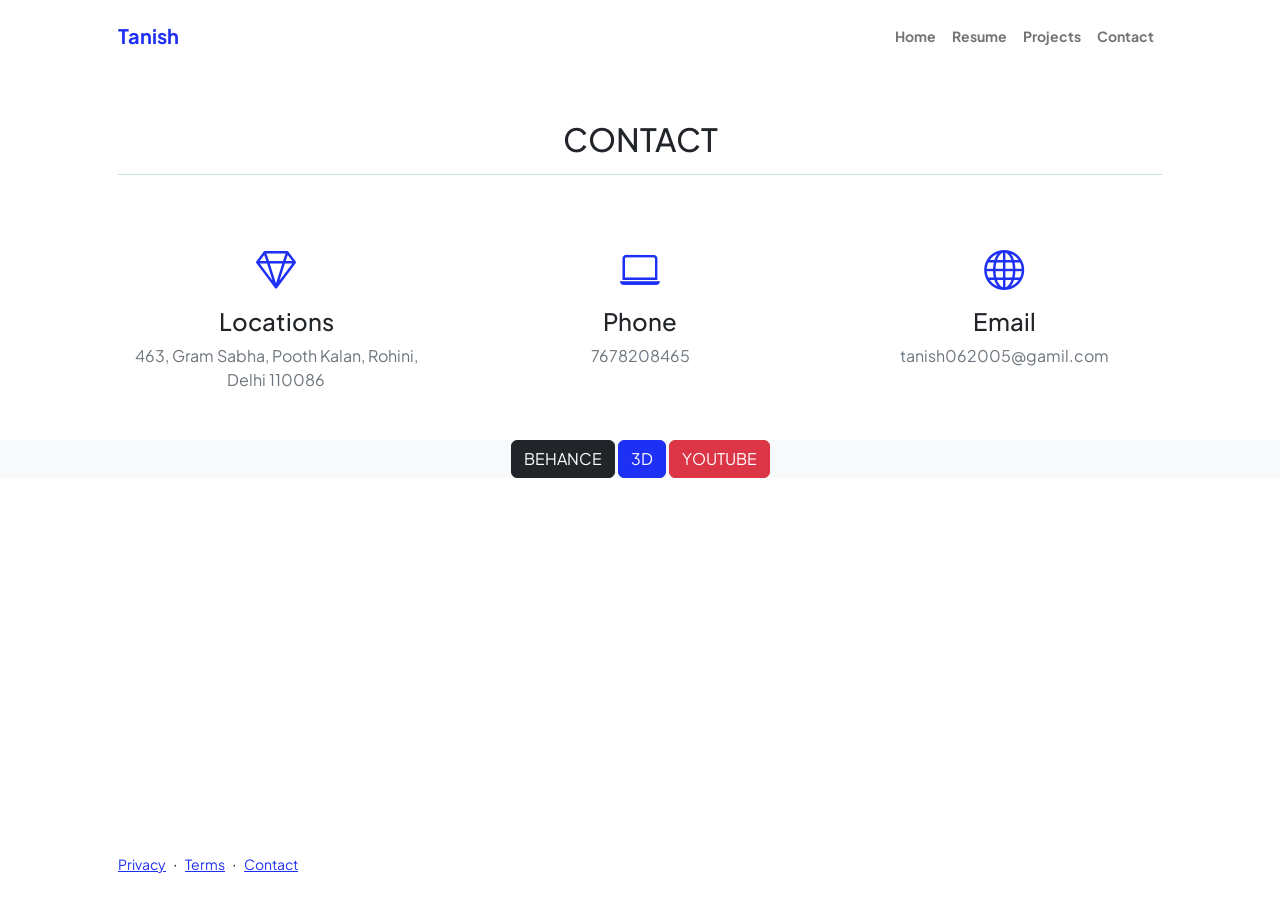
<file: contact.html>
<!DOCTYPE html>
<html lang="en">
    <head>
        <meta charset="utf-8" />
        <meta name="viewport" content="width=device-width, initial-scale=1, shrink-to-fit=no" />
        <meta name="description" content />
        <meta name="author" content />
        
        <!-- Favicon-->
        <link rel="icon" type="image/x-icon" href="assets/favicon.ico" />
        <!-- Custom Google font-->
        <link rel="preconnect" href="https://fonts.googleapis.com" />
        <link rel="preconnect" href="https://fonts.gstatic.com" crossorigin />
        <link href="https://fonts.googleapis.com/css2?family=Plus+Jakarta+Sans:wght@100;200;300;400;500;600;700;800;900&amp;display=swap" rel="stylesheet" />
        <!-- Bootstrap icons-->
        <link href="https://cdn.jsdelivr.net/npm/bootstrap-icons@1.8.1/font/bootstrap-icons.css" rel="stylesheet" />
        
        <link href="css/styles.css" rel="stylesheet" />
    </head>
    <body class="d-flex flex-column">
        <main class="flex-shrink-0">
            <!-- Navigation-->
            <nav class="navbar navbar-expand-lg navbar-light bg-white py-3">
                <div class="container px-5">
                    <a class="navbar-brand" href="index.html"><span class="fw-bolder text-primary">Tanish</span></a>
                    <button class="navbar-toggler" type="button" data-bs-toggle="collapse" data-bs-target="#navbarSupportedContent" aria-controls="navbarSupportedContent" aria-expanded="false" aria-label="Toggle navigation"><span class="navbar-toggler-icon"></span></button>
                    <div class="collapse navbar-collapse" id="navbarSupportedContent">
                        <ul class="navbar-nav ms-auto mb-2 mb-lg-0 small fw-bolder">
                            <li class="nav-item"><a class="nav-link" href="index.html">Home</a></li>
                            <li class="nav-item"><a class="nav-link" href="resume.html">Resume</a></li>
                            <li class="nav-item"><a class="nav-link" href="projects.html">Projects</a></li>
                            <li class="nav-item"><a class="nav-link" href="contact.html">Contact</a></li>
                        </ul>
                    </div>
                </div>
            </nav>



            <section class="page-section" id="services">
                <div class="container px-4 p-5 px-lg-5">
                    <h2 class="text-center mt-0">CONTACT</h2>
                    <hr class=" text-success" />
                    <div class="row gx-4 gx-lg-5">
                        <div class="col-lg-4 col-md-6 text-center">
                            <div class="mt-5">
                                <div class="mb-2"><i class="bi-gem fs-1 text-primary"></i></div>
                                <h3 class="h4 mb-2">Locations</h3>
                                <p class="text-muted mb-0">463, Gram Sabha, Pooth Kalan,
                                    Rohini, Delhi 110086</p>
                            </div>
                        </div>
                        <div class="col-lg-4 col-md-6 text-center">
                            <div class="mt-5">
                                <div class="mb-2"><i class="bi-laptop fs-1 text-primary"></i></div>
                                <h3 class="h4 mb-2">Phone</h3>
                                <p class="text-muted mb-0">7678208465</p>
                            </div>
                        </div>
                        <div class="col-lg-4 col-md-6 text-center">
                            <div class="mt-5">
                                <div class="mb-2"><i class="bi-globe fs-1 text-primary"></i></div>
                                <h3 class="h4 mb-2">Email</h3>
                                <p class="text-muted mb-0">tanish062005@gamil.com</p>
                            </div>
                        </div>
                       
                    </div>
                </div>
            </section>

<!-- Page content-->
            
</main>


<style>




#main
{
width:80%;
height:500px;  
margin:auto;
}



</style>



<div class="container-fluid bg-light text-light" >
    <div class="row">
      <div class="col-md-12 col-12 col-lg-12 text-center">
           <div class="card-body">

             <a href="https://www.behance.net/tanishprajapati2" class="m-0 btn btn-dark">BEHANCE</a>
              <a href="https://www.artstation.com/tanishprajapati2" class="m-0 btn btn-primary">3D</a>
               <a href="https://youtube.com/@b3editss?si=H1Ger3zBuKzCngwB" class="m-0 btn btn-danger">YOUTUBE</a>
                

            </div>
        </div>
    </div>
</div>







        <!-- Footer-->
        <footer class="bg-white py-4 mt-auto">
            <div class="container px-5">
                <div class="row align-items-center justify-content-between flex-column flex-sm-row">
                    <div class="col-auto"></div></div>
                    <div class="col-auto">
                        <a class="small" href="#!">Privacy</a>
                        <span class="mx-1">&middot;</span>
                        <a class="small" href="#!">Terms</a>
                        <span class="mx-1">&middot;</span>
                        <a class="small" href="#!">Contact</a>
                    </div>
                </div>
            </div>
        </footer>
        <!-- Bootstrap core JS-->
        <script src="https://cdn.jsdelivr.net/npm/bootstrap@5.2.3/dist/js/bootstrap.bundle.min.js"></script>
        <!-- Core theme JS-->
        <script src="js/scripts.js"></script>
        
        <script src="https://cdn.startbootstrap.com/sb-forms-latest.js"></script>
    </body>
</html>
</file>
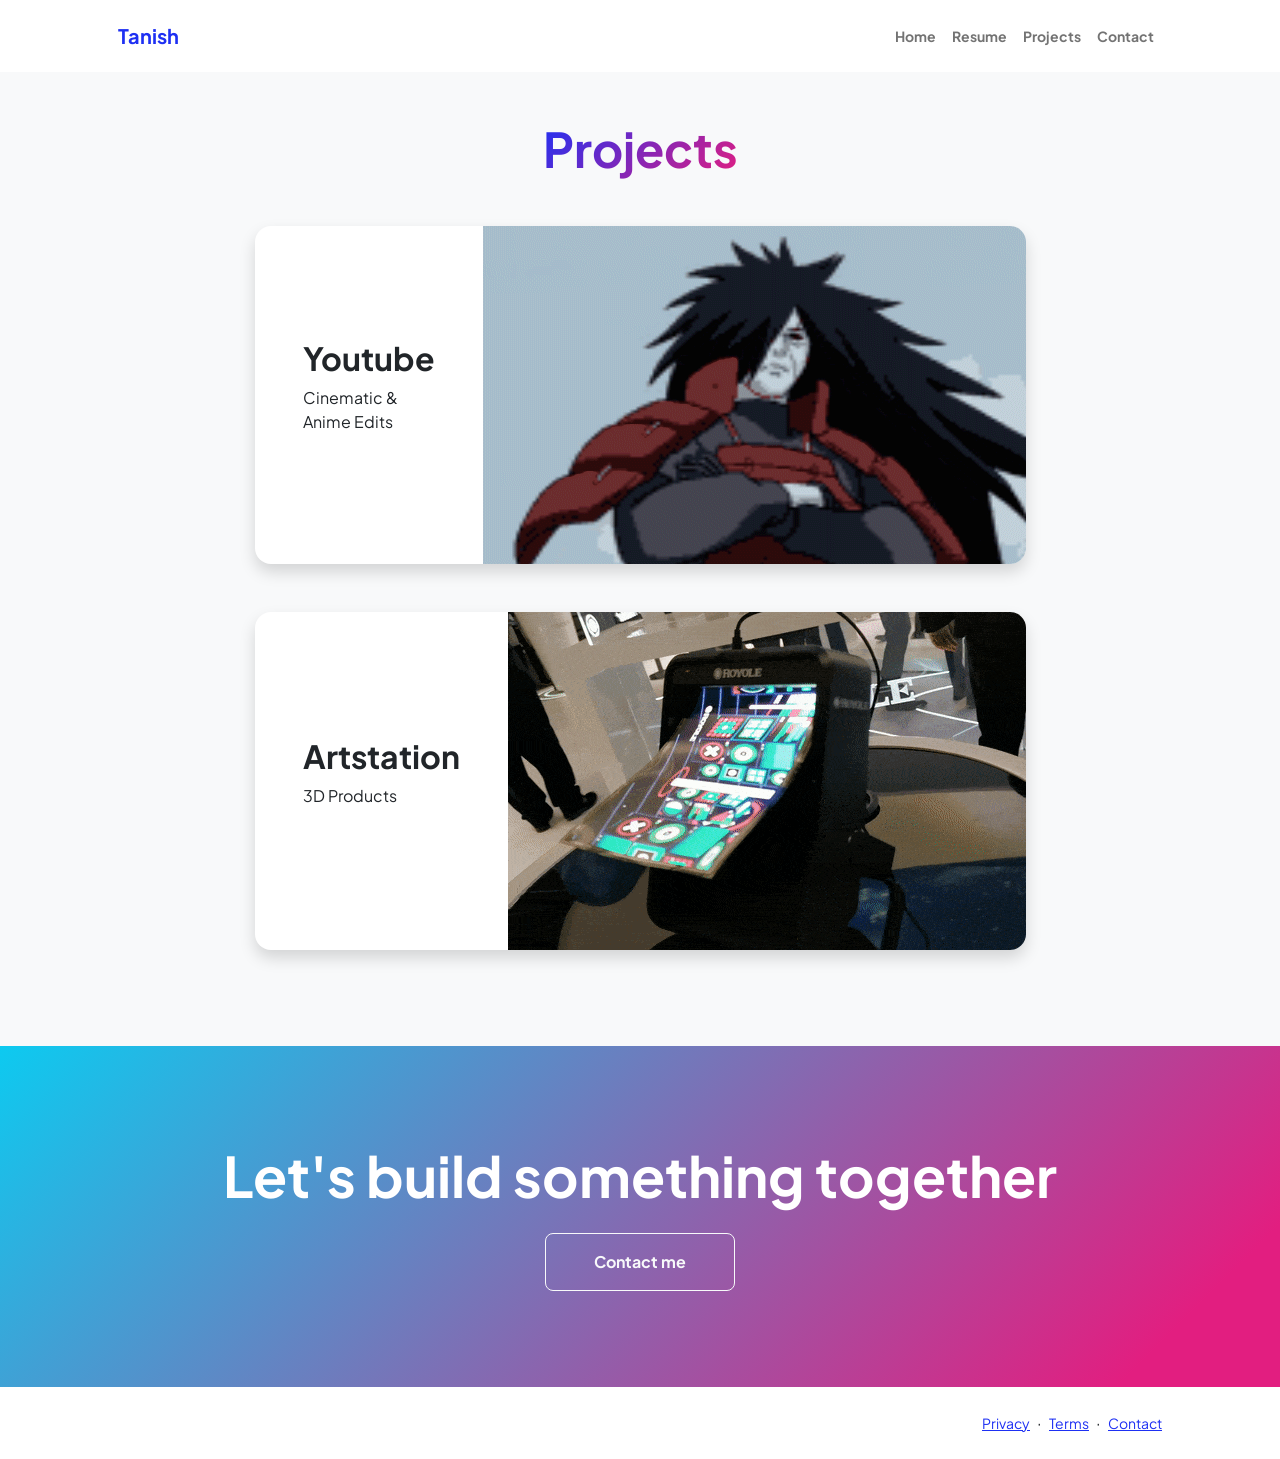
<file: projects.html>
<!DOCTYPE html>
<html lang="en">
    <head>
        <meta charset="utf-8" />
        <meta name="viewport" content="width=device-width, initial-scale=1, shrink-to-fit=no" />
        <meta name="description" content="" />
        <meta name="author" content="" />
        
        
        <link rel="icon" type="image/x-icon" href="assets/favicon.ico" />
        
        <link rel="preconnect" href="https://fonts.googleapis.com" />
        <link rel="preconnect" href="https://fonts.gstatic.com" crossorigin />
        <link href="https://fonts.googleapis.com/css2?family=Plus+Jakarta+Sans:wght@100;200;300;400;500;600;700;800;900&amp;display=swap" rel="stylesheet" />
        
        <link href="https://cdn.jsdelivr.net/npm/bootstrap-icons@1.8.1/font/bootstrap-icons.css" rel="stylesheet" />
        
        <link href="css/styles.css" rel="stylesheet" />
    </head>
    <body class="d-flex flex-column h-100 bg-light">
        <main class="flex-shrink-0">
            <!-- Navigation-->
            <nav class="navbar navbar-expand-lg navbar-light bg-white py-3">
                <div class="container px-5">
                    <a class="navbar-brand" href="index.html"><span class="fw-bolder text-primary">Tanish</span></a>
                    <button class="navbar-toggler" type="button" data-bs-toggle="collapse" data-bs-target="#navbarSupportedContent" aria-controls="navbarSupportedContent" aria-expanded="false" aria-label="Toggle navigation"><span class="navbar-toggler-icon"></span></button>
                    <div class="collapse navbar-collapse" id="navbarSupportedContent">
                        <ul class="navbar-nav ms-auto mb-2 mb-lg-0 small fw-bolder">
                            <li class="nav-item"><a class="nav-link" href="index.html">Home</a></li>
                            <li class="nav-item"><a class="nav-link" href="resume.html">Resume</a></li>
                            <li class="nav-item"><a class="nav-link" href="projects.html">Projects</a></li>
                            <li class="nav-item"><a class="nav-link" href="contact.html">Contact</a></li>
                        </ul>
                    </div>
                </div>
            </nav>
            <!-- Projects Section-->
            <section class="py-5">
                <div class="container px-5 mb-5">
                    <div class="text-center mb-5">
                        <h1 class="display-5 fw-bolder mb-0"><span class="text-gradient d-inline">Projects</span></h1>
                    </div>
                    <div class="row gx-5 justify-content-center">
                        <div class="col-lg-11 col-xl-9 col-xxl-8">
                            <!-- Project Card 1-->
                            <div class="card overflow-hidden shadow rounded-4 border-0 mb-5">
                                <div class="card-body p-0">
                                    <div class="d-flex align-items-center">
                                        <div class="p-5">
                                            <h2 class="fw-bolder">Youtube</h2>
                                            <p>Cinematic & Anime Edits</p>
                                        </div>
                                        <img class="img-fluid" src="assets/Comp 1.gif" alt="..." />
                                        
                                    </div>
                                </div>
                            </div>
                            <!-- Project Card 2-->
                            <div class="card overflow-hidden shadow rounded-4 border-0">
                                <div class="card-body p-0">
                                    <div class="d-flex align-items-center">
                                        <div class="p-5">
                                            <h2 class="fw-bolder">Artstation</h2>
                                            <p>3D Products</p>
                                        </div>
                                        <img class="img-fluid" src="assets/Flexible-Display.gif" alt="..." />
                                       
                                    </div>
                                </div>
                            </div>
                        </div>
                    </div>
                </div>
            </section>
            <!-- Call to action section-->
            <section class="py-5 bg-gradient-primary-to-secondary text-white">
                <div class="container px-5 my-5">
                    <div class="text-center">
                        <h2 class="display-4 fw-bolder mb-4">Let's build something together</h2>
                        <a class="btn btn-outline-light btn-lg px-5 py-3 fs-6 fw-bolder" href="contact.html">Contact me</a>
                    </div>
                </div>
            </section>
        </main>
        <!-- Footer-->
        <footer class="bg-white py-4 mt-auto">
            <div class="container px-5">
                <div class="row align-items-center justify-content-between flex-column flex-sm-row">
                    <div class="col-auto"><div class="small m-0"></div></div>
                    <div class="col-auto">
                        <a class="small" href="#!">Privacy</a>
                        <span class="mx-1">&middot;</span>
                        <a class="small" href="#!">Terms</a>
                        <span class="mx-1">&middot;</span>
                        <a class="small" href="#!">Contact</a>
                    </div>
                </div>
            </div>
        </footer>
        
        <script src="https://cdn.jsdelivr.net/npm/bootstrap@5.2.3/dist/js/bootstrap.bundle.min.js"></script>
        
        <script src="js/scripts.js"></script>
    </body>
</html>
</file>
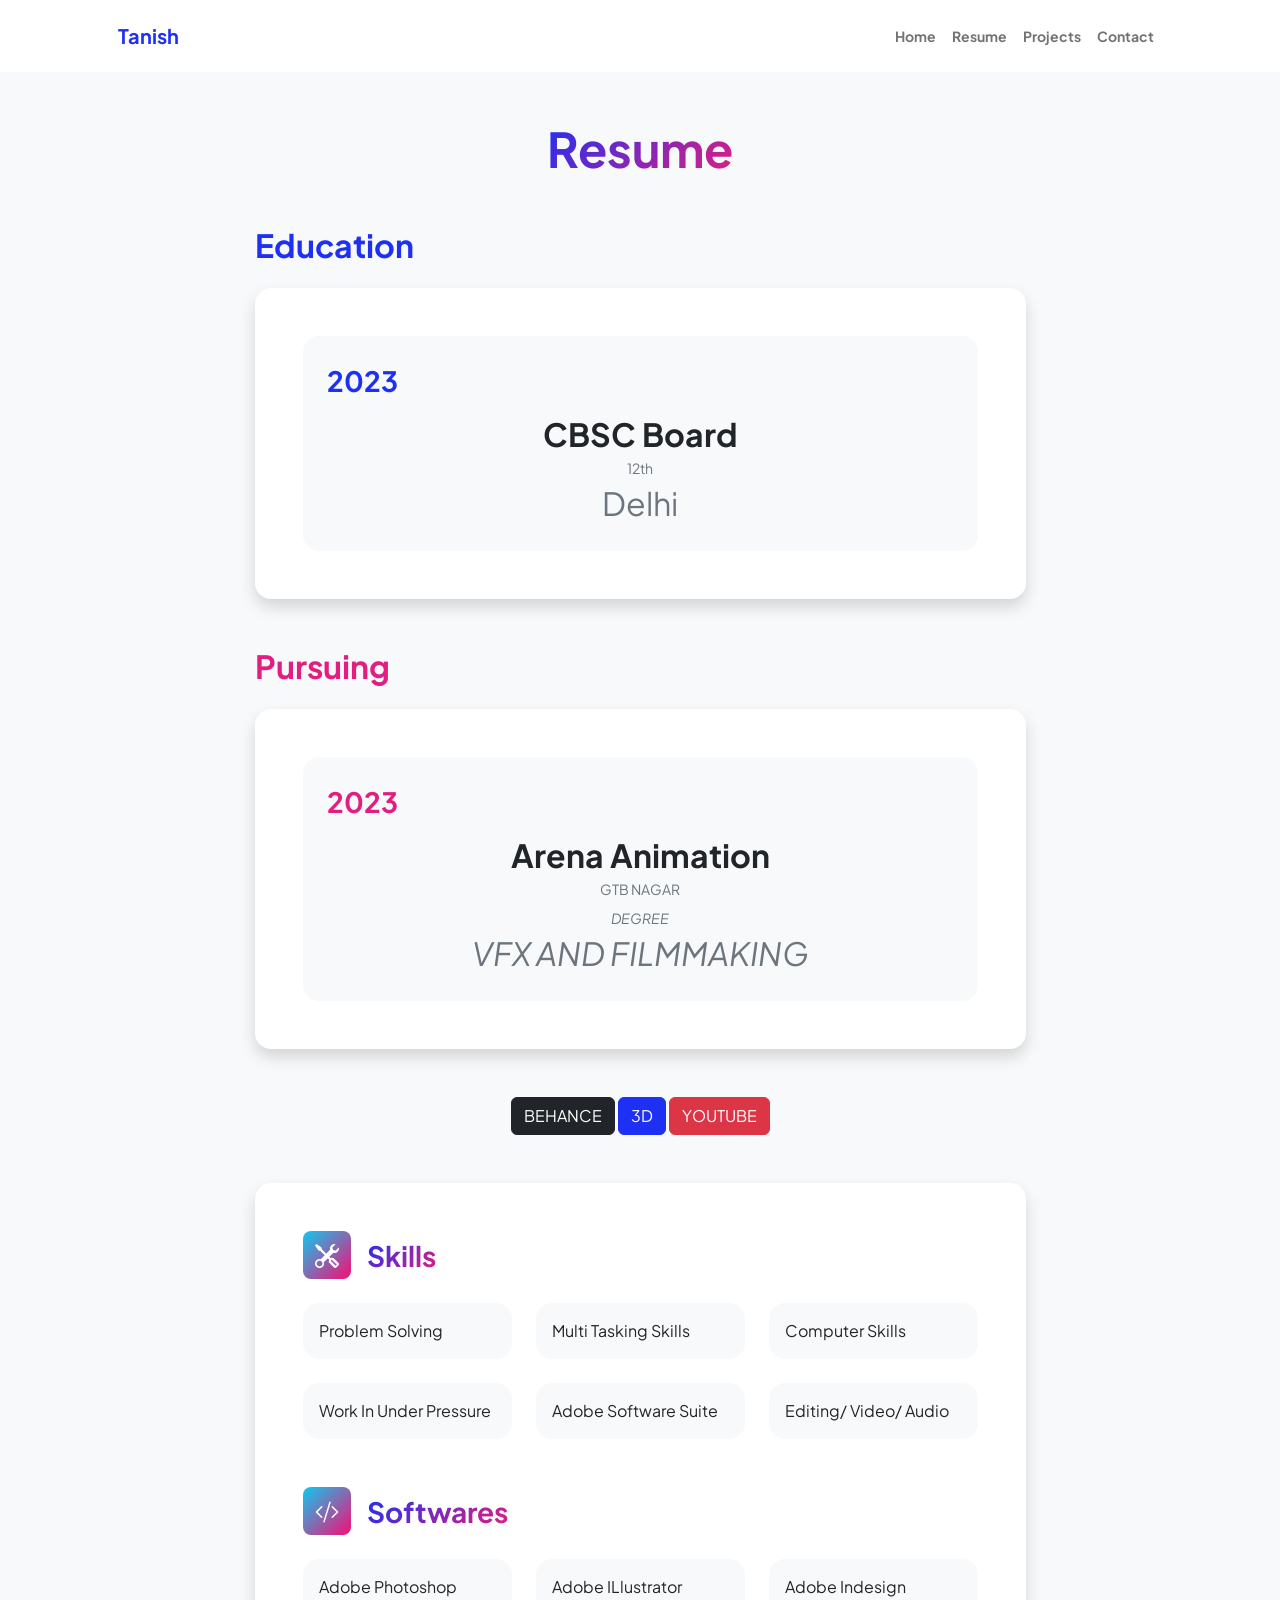
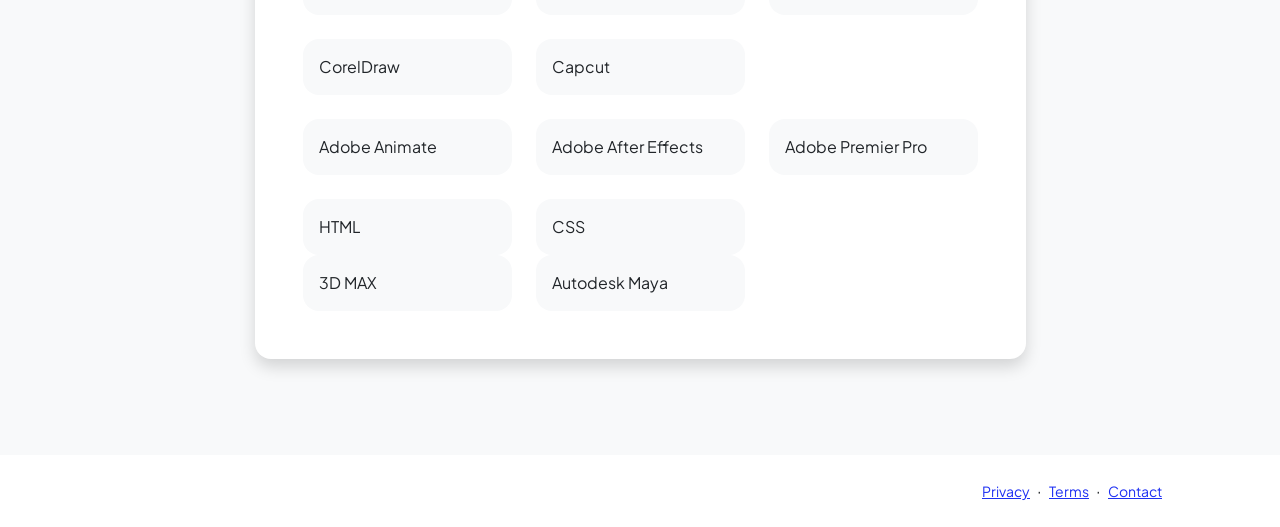
<file: resume.html>
<!DOCTYPE html>
<html lang="en">
    <head>
        <meta charset="utf-8" />
        <meta name="viewport" content="width=device-width, initial-scale=1, shrink-to-fit=no" />
        <meta name="description" content="" />
        <meta name="author" content="" />
        
        
        <link rel="icon" type="image/x-icon" href="assets/favicon.ico" />
        
        <link rel="preconnect" href="https://fonts.googleapis.com" />
        <link rel="preconnect" href="https://fonts.gstatic.com" crossorigin />
        <link href="https://fonts.googleapis.com/css2?family=Plus+Jakarta+Sans:wght@100;200;300;400;500;600;700;800;900&amp;display=swap" rel="stylesheet" />
        
        <link href="https://cdn.jsdelivr.net/npm/bootstrap-icons@1.8.1/font/bootstrap-icons.css" rel="stylesheet" />
        
        <link href="css/styles.css" rel="stylesheet" />
    </head>
    <body class="d-flex flex-column h-100 bg-light">
        <main class="flex-shrink-0">
            <!-- Navigation-->
            <nav class="navbar navbar-expand-lg navbar-light bg-white py-3">
                <div class="container px-5">
                    <a class="navbar-brand" href="index.html"><span class="fw-bolder text-primary">Tanish</span></a>
                    <button class="navbar-toggler" type="button" data-bs-toggle="collapse" data-bs-target="#navbarSupportedContent" aria-controls="navbarSupportedContent" aria-expanded="false" aria-label="Toggle navigation"><span class="navbar-toggler-icon"></span></button>
                    <div class="collapse navbar-collapse" id="navbarSupportedContent">
                        <ul class="navbar-nav ms-auto mb-2 mb-lg-0 small fw-bolder">
                            <li class="nav-item"><a class="nav-link" href="index.html">Home</a></li>
                            <li class="nav-item"><a class="nav-link" href="resume.html">Resume</a></li>
                            <li class="nav-item"><a class="nav-link" href="projects.html">Projects</a></li>
                            <li class="nav-item"><a class="nav-link" href="contact.html">Contact</a></li>
                        </ul>
                    </div>
                </div>
            </nav>
            <!-- Page Content-->
            <div class="container px-5 my-5">
                <div class="text-center mb-5">
                    <h1 class="display-5 fw-bolder mb-0"><span class="text-gradient d-inline">Resume</span></h1>
                </div>
                <div class="row gx-5 justify-content-center">
                    <div class="col-lg-11 col-xl-9 col-xxl-8">
                        <!-- Experience Section-->
                        <section>
                            <div class="d-flex align-items-center justify-content-between mb-4">
                                <h2 class="text-primary fw-bolder mb-0">Education</h2>
                                <!-- Download resume button-->
                                <!-- Note: Set the link href target to a PDF file within your project-->
                                
                            </div>
                            <!-- Experience Card 1-->


                            
            
                            <!-- Experience Card 2-->
                            <div class="card shadow border-0 rounded-4 mb-5">
                                <div class="card-body p-5">
                                    <div class="row align-items-center gx-5">
                                        <div class="col text-center text-lg-start mb-4 mb-lg-0">
                                            <div class="bg-light p-4 rounded-4">
                                                <div class="text-primary fw-bolder mb-2 fs-3">2023</div>
                                                <div class="small fw-bolder text-center fs-2">CBSC Board</div>
                                                <div class="small text-muted text-center">12th</div>
                                                <div class="small text-muted text-center fs-2">Delhi</div>
                                            </div>
                                        </div>
                                        
                                    </div>
                                </div>
                            </div>
                        </section>
                        <!-- Education Section-->
                        <section>
                            <h2 class="text-secondary fw-bolder mb-4">Pursuing</h2>
                            <!-- Education Card 1-->
                            <div class="card shadow border-0 rounded-4 mb-5">
                                <div class="card-body p-5">
                                    <div class="row align-items-center gx-5">
                                        <div class="col text-center text-lg-start mb-4 mb-lg-0">
                                            <div class="bg-light p-4 rounded-4">
                                                <div class="text-secondary fw-bolder mb-2 fs-3">2023</div>
                                                <div class="mb-2">
                                                    <div class="small fw-bolder text-center fs-2">Arena Animation</div>
                                                    <div class="small text-muted text-center">GTB NAGAR</div>
                                                </div>
                                                <div class="fst-italic">
                                                    <div class="small text-muted text-center">DEGREE</div>
                                                    <div class="small text-muted text-center fs-2">VFX AND FILMMAKING</div>
                                                </div>
                                            </div>
                                        </div>
                                        
                                    </div>
                                </div>
                            </div>
                            <!-- Education Card 2-->
                            
                        </section>
                        <!-- Divider-->


                        <div class="container-fluid bg-light text-light" >
                            <div class="row">
                              <div class="col-md-12 col-12 col-lg-12 text-center">
                                   <div class="card-body">
                
                                     <a href="https://www.behance.net/tanishprajapati2" class="m-0 btn btn-dark">BEHANCE</a>
                                      <a href="https://www.artstation.com/tanishprajapati2" class="m-0 btn btn-primary">3D</a>
                                       <a href="https://youtube.com/@b3editss?si=H1Ger3zBuKzCngwB" class="m-0 btn btn-danger">YOUTUBE</a>
                                        
                
                                    </div>
                                </div>
                            </div>
                        </div>
                



                        <div class="pb-5"></div>
                        <!-- Skills Section-->
                        <section>
                            <!-- Skillset Card-->
                            <div class="card shadow border-0 rounded-4 mb-5">
                                <div class="card-body p-5">
                                    <!-- Professional skills list-->
                                    <div class="mb-5">
                                        <div class="d-flex align-items-center mb-4">
                                            <div class="feature bg-primary bg-gradient-primary-to-secondary text-white rounded-3 me-3"><i class="bi bi-tools"></i></div>
                                            <h3 class="fw-bolder mb-0"><span class="text-gradient d-inline">Skills</span></h3>
                                        </div>
                                        <div class="row row-cols-1 row-cols-md-3 mb-4">
                                            <div class="col mb-4 mb-md-0"><div class="d-flex align-items-center bg-light rounded-4 p-3 h-100">Problem Solving</div></div>
                                            <div class="col mb-4 mb-md-0"><div class="d-flex align-items-center bg-light rounded-4 p-3 h-100">Multi Tasking Skills</div></div>
                                            <div class="col"><div class="d-flex align-items-center bg-light rounded-4 p-3 h-100">Computer Skills</div></div>
                                        </div>
                                        <div class="row row-cols-1 row-cols-md-3">
                                            <div class="col mb-4 mb-md-0"><div class="d-flex align-items-center bg-light rounded-4 p-3 h-100">Work In Under Pressure</div></div>
                                            <div class="col mb-4 mb-md-0"><div class="d-flex align-items-center bg-light rounded-4 p-3 h-100">Adobe Software Suite</div></div>
                                            <div class="col"><div class="d-flex align-items-center bg-light rounded-4 p-3 h-100">Editing/ Video/ Audio</div></div>
                                        </div>
                                    </div>
                                    <!-- Languages list-->
                                    <div class="mb-0">
                                        <div class="d-flex align-items-center mb-4">
                                            <div class="feature bg-primary bg-gradient-primary-to-secondary text-white rounded-3 me-3"><i class="bi bi-code-slash"></i></div>
                                            <h3 class="fw-bolder mb-0"><span class="text-gradient d-inline">Softwares</span></h3>
                                        </div>
                                        <div class="row row-cols-1 row-cols-md-3 mb-4">
                                            <div class="col mb-4 mb-md-0"><div class="d-flex align-items-center bg-light rounded-4 p-3 h-100">Adobe Photoshop</div></div>
                                            <div class="col mb-4 mb-md-0"><div class="d-flex align-items-center bg-light rounded-4 p-3 h-100">Adobe ILlustrator</div></div>
                                            <div class="col"><div class="d-flex align-items-center bg-light rounded-4 p-3 h-100">Adobe Indesign</div></div>
                                        </div>
                                        <div class="row row-cols-1 row-cols-md-3 mb-4">
                                            <div class="col"><div class="d-flex align-items-center bg-light rounded-4 p-3 h-100">CorelDraw</div></div>
                                            <div class="col"><div class="d-flex align-items-center bg-light rounded-4 p-3 h-100">Capcut</div></div>
                                        </div>

                                        <div class="row row-cols-1 row-cols-md-3 mb-4">
                                            <div class="col"><div class="d-flex align-items-center bg-light rounded-4 p-3 h-100">Adobe Animate</div></div>
                                            <div class="col"><div class="d-flex align-items-center bg-light rounded-4 p-3 h-100">Adobe After Effects</div></div>
                                            <div class="col"><div class="d-flex align-items-center bg-light rounded-4 p-3 h-100">Adobe Premier Pro</div></div>
                                            
                                        </div>

                                        <div class="row row-cols-1 row-cols-md-3">
                                            <div class="col mb-4 mb-md-0"><div class="d-flex align-items-center bg-light rounded-4 p-3 h-100">HTML</div></div>
                                            <div class="col mb-4 mb-md-0"><div class="d-flex align-items-center bg-light rounded-4 p-3 h-100">CSS</div></div>
                                        </div>

                                        

                                        <div class="row row-cols-1 row-cols-md-3">
                                            <div class="col mb-4 mb-md-0"><div class="d-flex align-items-center bg-light rounded-4 p-3 h-100">3D MAX</div></div>
                                            <div class="col mb-4 mb-md-0"><div class="d-flex align-items-center bg-light rounded-4 p-3 h-100">Autodesk Maya</div></div>
                                        </div>
                                        
                                    </div>
                                </div>
                            </div>
                        </section>
                    </div>
                </div>
            </div>
        </main>


        


        
        <!-- Footer-->
        <footer class="bg-white py-4 mt-auto">
            <div class="container px-5">
                <div class="row align-items-center justify-content-between flex-column flex-sm-row">
                    <div class="col-auto"><div class="small m-0"></div></div>
                    <div class="col-auto">
                        <a class="small" href="#!">Privacy</a>
                        <span class="mx-1">&middot;</span>
                        <a class="small" href="#!">Terms</a>
                        <span class="mx-1">&middot;</span>
                        <a class="small" href="#!">Contact</a>
                    </div>
                </div>
            </div>
        </footer>
        
        <script src="https://cdn.jsdelivr.net/npm/bootstrap@5.2.3/dist/js/bootstrap.bundle.min.js"></script>
        <!-- Core theme JS-->
        <script src="js/scripts.js"></script>
    </body>
</html>
</file>
<file: css/styles.css>
:root {
  --bs-blue: #1e30f3;
  --bs-indigo: #6610f2;
  --bs-purple: #6f42c1;
  --bs-pink: #e21e80;
  --bs-red: #dc3545;
  --bs-orange: #fd7e14;
  --bs-yellow: #ffc107;
  --bs-green: #198754;
  --bs-teal: #20c997;
  --bs-cyan: #0dcaf0;
  --bs-black: #000;
  --bs-white: #fff;
  --bs-gray: #6c757d;
  --bs-gray-dark: #343a40;
  --bs-gray-100: #f8f9fa;
  --bs-gray-200: #e9ecef;
  --bs-gray-300: #dee2e6;
  --bs-gray-400: #ced4da;
  --bs-gray-500: #adb5bd;
  --bs-gray-600: #6c757d;
  --bs-gray-700: #495057;
  --bs-gray-800: #343a40;
  --bs-gray-900: #212529;
  --bs-primary: #1e30f3;
  --bs-secondary: #e21e80;
  --bs-success: #198754;
  --bs-info: #0dcaf0;
  --bs-warning: #ffc107;
  --bs-danger: #dc3545;
  --bs-light: #f8f9fa;
  --bs-dark: #212529;
  --bs-primary-rgb: 30, 48, 243;
  --bs-secondary-rgb: 226, 30, 128;
  --bs-success-rgb: 25, 135, 84;
  --bs-info-rgb: 13, 202, 240;
  --bs-warning-rgb: 255, 193, 7;
  --bs-danger-rgb: 220, 53, 69;
  --bs-light-rgb: 248, 249, 250;
  --bs-dark-rgb: 33, 37, 41;
  --bs-white-rgb: 255, 255, 255;
  --bs-black-rgb: 0, 0, 0;
  --bs-body-color-rgb: 33, 37, 41;
  --bs-body-bg-rgb: 255, 255, 255;
  --bs-font-sans-serif: "Plus Jakarta Sans";
  --bs-font-monospace: SFMono-Regular, Menlo, Monaco, Consolas, "Liberation Mono", "Courier New", monospace;
  --bs-gradient: linear-gradient(180deg, rgba(255, 255, 255, 0.15), rgba(255, 255, 255, 0));
  --bs-body-font-family: var(--bs-font-sans-serif);
  --bs-body-font-size: 1rem;
  --bs-body-font-weight: 400;
  --bs-body-line-height: 1.5;
  --bs-body-color: #212529;
  --bs-body-bg: #fff;
  --bs-border-width: 1px;
  --bs-border-style: solid;
  --bs-border-color: #dee2e6;
  --bs-border-color-translucent: rgba(0, 0, 0, 0.175);
  --bs-border-radius: 0.375rem;
  --bs-border-radius-sm: 0.25rem;
  --bs-border-radius-lg: 0.5rem;
  --bs-border-radius-xl: 1rem;
  --bs-border-radius-2xl: 2rem;
  --bs-border-radius-pill: 50rem;
  --bs-link-color: #1e30f3;
  --bs-link-hover-color: #1826c2;
  --bs-code-color: #e21e80;
  --bs-highlight-bg: #fff3cd;
}

*,
*::before,
*::after {
  box-sizing: border-box;
}

@media (prefers-reduced-motion: no-preference) {
  :root {
    scroll-behavior: smooth;
  }
}

body {
  margin: 0;
  font-family: var(--bs-body-font-family);
  font-size: var(--bs-body-font-size);
  font-weight: var(--bs-body-font-weight);
  line-height: var(--bs-body-line-height);
  color: var(--bs-body-color);
  text-align: var(--bs-body-text-align);
  background-color: var(--bs-body-bg);
  -webkit-text-size-adjust: 100%;
  -webkit-tap-highlight-color: rgba(0, 0, 0, 0);
}

hr {
  margin: 1rem 0;
  color: inherit;
  border: 0;
  border-top: 1px solid;
  opacity: 0.25;
}

h6, .h6, h5, .h5, h4, .h4, h3, .h3, h2, .h2, h1, .h1 {
  margin-top: 0;
  margin-bottom: 0.5rem;
  font-weight: 500;
  line-height: 1.2;
}

h1, .h1 {
  font-size: calc(1.375rem + 1.5vw);
}
@media (min-width: 1200px) {
  h1, .h1 {
    font-size: 2.5rem;
  }
}

h2, .h2 {
  font-size: calc(1.325rem + 0.9vw);
}
@media (min-width: 1200px) {
  h2, .h2 {
    font-size: 2rem;
  }
}

h3, .h3 {
  font-size: calc(1.3rem + 0.6vw);
}
@media (min-width: 1200px) {
  h3, .h3 {
    font-size: 1.75rem;
  }
}

h4, .h4 {
  font-size: calc(1.275rem + 0.3vw);
}
@media (min-width: 1200px) {
  h4, .h4 {
    font-size: 1.5rem;
  }
}

h5, .h5 {
  font-size: 1.25rem;
}

h6, .h6 {
  font-size: 1rem;
}

p {
  margin-top: 0;
  margin-bottom: 1rem;
}

abbr[title] {
  -webkit-text-decoration: underline dotted;
          text-decoration: underline dotted;
  cursor: help;
  -webkit-text-decoration-skip-ink: none;
          text-decoration-skip-ink: none;
}

address {
  margin-bottom: 1rem;
  font-style: normal;
  line-height: inherit;
}

ol,
ul {
  padding-left: 2rem;
}

ol,
ul,
dl {
  margin-top: 0;
  margin-bottom: 1rem;
}

ol ol,
ul ul,
ol ul,
ul ol {
  margin-bottom: 0;
}

dt {
  font-weight: 700;
}

dd {
  margin-bottom: 0.5rem;
  margin-left: 0;
}

blockquote {
  margin: 0 0 1rem;
}

b,
strong {
  font-weight: bolder;
}

small, .small {
  font-size: 0.875em;
}

mark, .mark {
  padding: 0.1875em;
  background-color: var(--bs-highlight-bg);
}

sub,
sup {
  position: relative;
  font-size: 0.75em;
  line-height: 0;
  vertical-align: baseline;
}

sub {
  bottom: -0.25em;
}

sup {
  top: -0.5em;
}

a {
  color: var(--bs-link-color);
  text-decoration: underline;
}
a:hover {
  color: var(--bs-link-hover-color);
}

a:not([href]):not([class]), a:not([href]):not([class]):hover {
  color: inherit;
  text-decoration: none;
}

pre,
code,
kbd,
samp {
  font-family: var(--bs-font-monospace);
  font-size: 1em;
}

pre {
  display: block;
  margin-top: 0;
  margin-bottom: 1rem;
  overflow: auto;
  font-size: 0.875em;
}
pre code {
  font-size: inherit;
  color: inherit;
  word-break: normal;
}

code {
  font-size: 0.875em;
  color: var(--bs-code-color);
  word-wrap: break-word;
}
a > code {
  color: inherit;
}

kbd {
  padding: 0.1875rem 0.375rem;
  font-size: 0.875em;
  color: var(--bs-body-bg);
  background-color: var(--bs-body-color);
  border-radius: 0.25rem;
}
kbd kbd {
  padding: 0;
  font-size: 1em;
}

figure {
  margin: 0 0 1rem;
}

img,
svg {
  vertical-align: middle;
}

table {
  caption-side: bottom;
  border-collapse: collapse;
}

caption {
  padding-top: 0.5rem;
  padding-bottom: 0.5rem;
  color: #6c757d;
  text-align: left;
}

th {
  text-align: inherit;
  text-align: -webkit-match-parent;
}

thead,
tbody,
tfoot,
tr,
td,
th {
  border-color: inherit;
  border-style: solid;
  border-width: 0;
}

label {
  display: inline-block;
}

button {
  border-radius: 0;
}

button:focus:not(:focus-visible) {
  outline: 0;
}

input,
button,
select,
optgroup,
textarea {
  margin: 0;
  font-family: inherit;
  font-size: inherit;
  line-height: inherit;
}

button,
select {
  text-transform: none;
}

[role=button] {
  cursor: pointer;
}

select {
  word-wrap: normal;
}
select:disabled {
  opacity: 1;
}

[list]:not([type=date]):not([type=datetime-local]):not([type=month]):not([type=week]):not([type=time])::-webkit-calendar-picker-indicator {
  display: none !important;
}

button,
[type=button],
[type=reset],
[type=submit] {
  -webkit-appearance: button;
}
button:not(:disabled),
[type=button]:not(:disabled),
[type=reset]:not(:disabled),
[type=submit]:not(:disabled) {
  cursor: pointer;
}

::-moz-focus-inner {
  padding: 0;
  border-style: none;
}

textarea {
  resize: vertical;
}

fieldset {
  min-width: 0;
  padding: 0;
  margin: 0;
  border: 0;
}

legend {
  float: left;
  width: 100%;
  padding: 0;
  margin-bottom: 0.5rem;
  font-size: calc(1.275rem + 0.3vw);
  line-height: inherit;
}
@media (min-width: 1200px) {
  legend {
    font-size: 1.5rem;
  }
}
legend + * {
  clear: left;
}

::-webkit-datetime-edit-fields-wrapper,
::-webkit-datetime-edit-text,
::-webkit-datetime-edit-minute,
::-webkit-datetime-edit-hour-field,
::-webkit-datetime-edit-day-field,
::-webkit-datetime-edit-month-field,
::-webkit-datetime-edit-year-field {
  padding: 0;
}

::-webkit-inner-spin-button {
  height: auto;
}

[type=search] {
  outline-offset: -2px;
  -webkit-appearance: textfield;
}

/* rtl:raw:
[type="tel"],
[type="url"],
[type="email"],
[type="number"] {
  direction: ltr;
}
*/
::-webkit-search-decoration {
  -webkit-appearance: none;
}

::-webkit-color-swatch-wrapper {
  padding: 0;
}

::file-selector-button {
  font: inherit;
  -webkit-appearance: button;
}

output {
  display: inline-block;
}

iframe {
  border: 0;
}

summary {
  display: list-item;
  cursor: pointer;
}

progress {
  vertical-align: baseline;
}

[hidden] {
  display: none !important;
}

.lead {
  font-size: 1.25rem;
  font-weight: 300;
}

.display-1 {
  font-size: calc(1.625rem + 4.5vw);
  font-weight: 300;
  line-height: 1.2;
}
@media (min-width: 1200px) {
  .display-1 {
    font-size: 5rem;
  }
}

.display-2 {
  font-size: calc(1.575rem + 3.9vw);
  font-weight: 300;
  line-height: 1.2;
}
@media (min-width: 1200px) {
  .display-2 {
    font-size: 4.5rem;
  }
}

.display-3 {
  font-size: calc(1.525rem + 3.3vw);
  font-weight: 300;
  line-height: 1.2;
}
@media (min-width: 1200px) {
  .display-3 {
    font-size: 4rem;
  }
}

.display-4 {
  font-size: calc(1.475rem + 2.7vw);
  font-weight: 300;
  line-height: 1.2;
}
@media (min-width: 1200px) {
  .display-4 {
    font-size: 3.5rem;
  }
}

.display-5 {
  font-size: calc(1.425rem + 2.1vw);
  font-weight: 300;
  line-height: 1.2;
}
@media (min-width: 1200px) {
  .display-5 {
    font-size: 3rem;
  }
}

.display-6 {
  font-size: calc(1.375rem + 1.5vw);
  font-weight: 300;
  line-height: 1.2;
}
@media (min-width: 1200px) {
  .display-6 {
    font-size: 2.5rem;
  }
}

.list-unstyled {
  padding-left: 0;
  list-style: none;
}

.list-inline {
  padding-left: 0;
  list-style: none;
}

.list-inline-item {
  display: inline-block;
}
.list-inline-item:not(:last-child) {
  margin-right: 0.5rem;
}

.initialism {
  font-size: 0.875em;
  text-transform: uppercase;
}

.blockquote {
  margin-bottom: 1rem;
  font-size: 1.25rem;
}
.blockquote > :last-child {
  margin-bottom: 0;
}

.blockquote-footer {
  margin-top: -1rem;
  margin-bottom: 1rem;
  font-size: 0.875em;
  color: #6c757d;
}
.blockquote-footer::before {
  content: "— ";
}

.img-fluid {
  max-width: 100%;
  height: auto;
}

.img-thumbnail {
  padding: 0.25rem;
  background-color: #fff;
  border: 1px solid var(--bs-border-color);
  border-radius: 0.375rem;
  max-width: 100%;
  height: auto;
}

.figure {
  display: inline-block;
}

.figure-img {
  margin-bottom: 0.5rem;
  line-height: 1;
}

.figure-caption {
  font-size: 0.875em;
  color: #6c757d;
}

.container,
.container-fluid,
.container-xxl,
.container-xl,
.container-lg,
.container-md,
.container-sm {
  --bs-gutter-x: 1.5rem;
  --bs-gutter-y: 0;
  width: 100%;
  padding-right: calc(var(--bs-gutter-x) * 0.5);
  padding-left: calc(var(--bs-gutter-x) * 0.5);
  margin-right: auto;
  margin-left: auto;
}

@media (min-width: 576px) {
  .container-sm, .container {
    max-width: 540px;
  }
}
@media (min-width: 768px) {
  .container-md, .container-sm, .container {
    max-width: 720px;
  }
}
@media (min-width: 992px) {
  .container-lg, .container-md, .container-sm, .container {
    max-width: 960px;
  }
}
@media (min-width: 1200px) {
  .container-xl, .container-lg, .container-md, .container-sm, .container {
    max-width: 1140px;
  }
}
@media (min-width: 1400px) {
  .container-xxl, .container-xl, .container-lg, .container-md, .container-sm, .container {
    max-width: 1320px;
  }
}
.row {
  --bs-gutter-x: 1.5rem;
  --bs-gutter-y: 0;
  display: flex;
  flex-wrap: wrap;
  margin-top: calc(-1 * var(--bs-gutter-y));
  margin-right: calc(-0.5 * var(--bs-gutter-x));
  margin-left: calc(-0.5 * var(--bs-gutter-x));
}
.row > * {
  flex-shrink: 0;
  width: 100%;
  max-width: 100%;
  padding-right: calc(var(--bs-gutter-x) * 0.5);
  padding-left: calc(var(--bs-gutter-x) * 0.5);
  margin-top: var(--bs-gutter-y);
}

.col {
  flex: 1 0 0%;
}

.row-cols-auto > * {
  flex: 0 0 auto;
  width: auto;
}

.row-cols-1 > * {
  flex: 0 0 auto;
  width: 100%;
}

.row-cols-2 > * {
  flex: 0 0 auto;
  width: 50%;
}

.row-cols-3 > * {
  flex: 0 0 auto;
  width: 33.3333333333%;
}

.row-cols-4 > * {
  flex: 0 0 auto;
  width: 25%;
}

.row-cols-5 > * {
  flex: 0 0 auto;
  width: 20%;
}

.row-cols-6 > * {
  flex: 0 0 auto;
  width: 16.6666666667%;
}

.col-auto {
  flex: 0 0 auto;
  width: auto;
}

.col-1 {
  flex: 0 0 auto;
  width: 8.33333333%;
}

.col-2 {
  flex: 0 0 auto;
  width: 16.66666667%;
}

.col-3 {
  flex: 0 0 auto;
  width: 25%;
}

.col-4 {
  flex: 0 0 auto;
  width: 33.33333333%;
}

.col-5 {
  flex: 0 0 auto;
  width: 41.66666667%;
}

.col-6 {
  flex: 0 0 auto;
  width: 50%;
}

.col-7 {
  flex: 0 0 auto;
  width: 58.33333333%;
}

.col-8 {
  flex: 0 0 auto;
  width: 66.66666667%;
}

.col-9 {
  flex: 0 0 auto;
  width: 75%;
}

.col-10 {
  flex: 0 0 auto;
  width: 83.33333333%;
}

.col-11 {
  flex: 0 0 auto;
  width: 91.66666667%;
}

.col-12 {
  flex: 0 0 auto;
  width: 100%;
}

.offset-1 {
  margin-left: 8.33333333%;
}

.offset-2 {
  margin-left: 16.66666667%;
}

.offset-3 {
  margin-left: 25%;
}

.offset-4 {
  margin-left: 33.33333333%;
}

.offset-5 {
  margin-left: 41.66666667%;
}

.offset-6 {
  margin-left: 50%;
}

.offset-7 {
  margin-left: 58.33333333%;
}

.offset-8 {
  margin-left: 66.66666667%;
}

.offset-9 {
  margin-left: 75%;
}

.offset-10 {
  margin-left: 83.33333333%;
}

.offset-11 {
  margin-left: 91.66666667%;
}

.g-0,
.gx-0 {
  --bs-gutter-x: 0;
}

.g-0,
.gy-0 {
  --bs-gutter-y: 0;
}

.g-1,
.gx-1 {
  --bs-gutter-x: 0.25rem;
}

.g-1,
.gy-1 {
  --bs-gutter-y: 0.25rem;
}

.g-2,
.gx-2 {
  --bs-gutter-x: 0.5rem;
}

.g-2,
.gy-2 {
  --bs-gutter-y: 0.5rem;
}

.g-3,
.gx-3 {
  --bs-gutter-x: 1rem;
}

.g-3,
.gy-3 {
  --bs-gutter-y: 1rem;
}

.g-4,
.gx-4 {
  --bs-gutter-x: 1.5rem;
}

.g-4,
.gy-4 {
  --bs-gutter-y: 1.5rem;
}

.g-5,
.gx-5 {
  --bs-gutter-x: 3rem;
}

.g-5,
.gy-5 {
  --bs-gutter-y: 3rem;
}

@media (min-width: 576px) {
  .col-sm {
    flex: 1 0 0%;
  }
  .row-cols-sm-auto > * {
    flex: 0 0 auto;
    width: auto;
  }
  .row-cols-sm-1 > * {
    flex: 0 0 auto;
    width: 100%;
  }
  .row-cols-sm-2 > * {
    flex: 0 0 auto;
    width: 50%;
  }
  .row-cols-sm-3 > * {
    flex: 0 0 auto;
    width: 33.3333333333%;
  }
  .row-cols-sm-4 > * {
    flex: 0 0 auto;
    width: 25%;
  }
  .row-cols-sm-5 > * {
    flex: 0 0 auto;
    width: 20%;
  }
  .row-cols-sm-6 > * {
    flex: 0 0 auto;
    width: 16.6666666667%;
  }
  .col-sm-auto {
    flex: 0 0 auto;
    width: auto;
  }
  .col-sm-1 {
    flex: 0 0 auto;
    width: 8.33333333%;
  }
  .col-sm-2 {
    flex: 0 0 auto;
    width: 16.66666667%;
  }
  .col-sm-3 {
    flex: 0 0 auto;
    width: 25%;
  }
  .col-sm-4 {
    flex: 0 0 auto;
    width: 33.33333333%;
  }
  .col-sm-5 {
    flex: 0 0 auto;
    width: 41.66666667%;
  }
  .col-sm-6 {
    flex: 0 0 auto;
    width: 50%;
  }
  .col-sm-7 {
    flex: 0 0 auto;
    width: 58.33333333%;
  }
  .col-sm-8 {
    flex: 0 0 auto;
    width: 66.66666667%;
  }
  .col-sm-9 {
    flex: 0 0 auto;
    width: 75%;
  }
  .col-sm-10 {
    flex: 0 0 auto;
    width: 83.33333333%;
  }
  .col-sm-11 {
    flex: 0 0 auto;
    width: 91.66666667%;
  }
  .col-sm-12 {
    flex: 0 0 auto;
    width: 100%;
  }
  .offset-sm-0 {
    margin-left: 0;
  }
  .offset-sm-1 {
    margin-left: 8.33333333%;
  }
  .offset-sm-2 {
    margin-left: 16.66666667%;
  }
  .offset-sm-3 {
    margin-left: 25%;
  }
  .offset-sm-4 {
    margin-left: 33.33333333%;
  }
  .offset-sm-5 {
    margin-left: 41.66666667%;
  }
  .offset-sm-6 {
    margin-left: 50%;
  }
  .offset-sm-7 {
    margin-left: 58.33333333%;
  }
  .offset-sm-8 {
    margin-left: 66.66666667%;
  }
  .offset-sm-9 {
    margin-left: 75%;
  }
  .offset-sm-10 {
    margin-left: 83.33333333%;
  }
  .offset-sm-11 {
    margin-left: 91.66666667%;
  }
  .g-sm-0,
  .gx-sm-0 {
    --bs-gutter-x: 0;
  }
  .g-sm-0,
  .gy-sm-0 {
    --bs-gutter-y: 0;
  }
  .g-sm-1,
  .gx-sm-1 {
    --bs-gutter-x: 0.25rem;
  }
  .g-sm-1,
  .gy-sm-1 {
    --bs-gutter-y: 0.25rem;
  }
  .g-sm-2,
  .gx-sm-2 {
    --bs-gutter-x: 0.5rem;
  }
  .g-sm-2,
  .gy-sm-2 {
    --bs-gutter-y: 0.5rem;
  }
  .g-sm-3,
  .gx-sm-3 {
    --bs-gutter-x: 1rem;
  }
  .g-sm-3,
  .gy-sm-3 {
    --bs-gutter-y: 1rem;
  }
  .g-sm-4,
  .gx-sm-4 {
    --bs-gutter-x: 1.5rem;
  }
  .g-sm-4,
  .gy-sm-4 {
    --bs-gutter-y: 1.5rem;
  }
  .g-sm-5,
  .gx-sm-5 {
    --bs-gutter-x: 3rem;
  }
  .g-sm-5,
  .gy-sm-5 {
    --bs-gutter-y: 3rem;
  }
}
@media (min-width: 768px) {
  .col-md {
    flex: 1 0 0%;
  }
  .row-cols-md-auto > * {
    flex: 0 0 auto;
    width: auto;
  }
  .row-cols-md-1 > * {
    flex: 0 0 auto;
    width: 100%;
  }
  .row-cols-md-2 > * {
    flex: 0 0 auto;
    width: 50%;
  }
  .row-cols-md-3 > * {
    flex: 0 0 auto;
    width: 33.3333333333%;
  }
  .row-cols-md-4 > * {
    flex: 0 0 auto;
    width: 25%;
  }
  .row-cols-md-5 > * {
    flex: 0 0 auto;
    width: 20%;
  }
  .row-cols-md-6 > * {
    flex: 0 0 auto;
    width: 16.6666666667%;
  }
  .col-md-auto {
    flex: 0 0 auto;
    width: auto;
  }
  .col-md-1 {
    flex: 0 0 auto;
    width: 8.33333333%;
  }
  .col-md-2 {
    flex: 0 0 auto;
    width: 16.66666667%;
  }
  .col-md-3 {
    flex: 0 0 auto;
    width: 25%;
  }
  .col-md-4 {
    flex: 0 0 auto;
    width: 33.33333333%;
  }
  .col-md-5 {
    flex: 0 0 auto;
    width: 41.66666667%;
  }
  .col-md-6 {
    flex: 0 0 auto;
    width: 50%;
  }
  .col-md-7 {
    flex: 0 0 auto;
    width: 58.33333333%;
  }
  .col-md-8 {
    flex: 0 0 auto;
    width: 66.66666667%;
  }
  .col-md-9 {
    flex: 0 0 auto;
    width: 75%;
  }
  .col-md-10 {
    flex: 0 0 auto;
    width: 83.33333333%;
  }
  .col-md-11 {
    flex: 0 0 auto;
    width: 91.66666667%;
  }
  .col-md-12 {
    flex: 0 0 auto;
    width: 100%;
  }
  .offset-md-0 {
    margin-left: 0;
  }
  .offset-md-1 {
    margin-left: 8.33333333%;
  }
  .offset-md-2 {
    margin-left: 16.66666667%;
  }
  .offset-md-3 {
    margin-left: 25%;
  }
  .offset-md-4 {
    margin-left: 33.33333333%;
  }
  .offset-md-5 {
    margin-left: 41.66666667%;
  }
  .offset-md-6 {
    margin-left: 50%;
  }
  .offset-md-7 {
    margin-left: 58.33333333%;
  }
  .offset-md-8 {
    margin-left: 66.66666667%;
  }
  .offset-md-9 {
    margin-left: 75%;
  }
  .offset-md-10 {
    margin-left: 83.33333333%;
  }
  .offset-md-11 {
    margin-left: 91.66666667%;
  }
  .g-md-0,
  .gx-md-0 {
    --bs-gutter-x: 0;
  }
  .g-md-0,
  .gy-md-0 {
    --bs-gutter-y: 0;
  }
  .g-md-1,
  .gx-md-1 {
    --bs-gutter-x: 0.25rem;
  }
  .g-md-1,
  .gy-md-1 {
    --bs-gutter-y: 0.25rem;
  }
  .g-md-2,
  .gx-md-2 {
    --bs-gutter-x: 0.5rem;
  }
  .g-md-2,
  .gy-md-2 {
    --bs-gutter-y: 0.5rem;
  }
  .g-md-3,
  .gx-md-3 {
    --bs-gutter-x: 1rem;
  }
  .g-md-3,
  .gy-md-3 {
    --bs-gutter-y: 1rem;
  }
  .g-md-4,
  .gx-md-4 {
    --bs-gutter-x: 1.5rem;
  }
  .g-md-4,
  .gy-md-4 {
    --bs-gutter-y: 1.5rem;
  }
  .g-md-5,
  .gx-md-5 {
    --bs-gutter-x: 3rem;
  }
  .g-md-5,
  .gy-md-5 {
    --bs-gutter-y: 3rem;
  }
}
@media (min-width: 992px) {
  .col-lg {
    flex: 1 0 0%;
  }
  .row-cols-lg-auto > * {
    flex: 0 0 auto;
    width: auto;
  }
  .row-cols-lg-1 > * {
    flex: 0 0 auto;
    width: 100%;
  }
  .row-cols-lg-2 > * {
    flex: 0 0 auto;
    width: 50%;
  }
  .row-cols-lg-3 > * {
    flex: 0 0 auto;
    width: 33.3333333333%;
  }
  .row-cols-lg-4 > * {
    flex: 0 0 auto;
    width: 25%;
  }
  .row-cols-lg-5 > * {
    flex: 0 0 auto;
    width: 20%;
  }
  .row-cols-lg-6 > * {
    flex: 0 0 auto;
    width: 16.6666666667%;
  }
  .col-lg-auto {
    flex: 0 0 auto;
    width: auto;
  }
  .col-lg-1 {
    flex: 0 0 auto;
    width: 8.33333333%;
  }
  .col-lg-2 {
    flex: 0 0 auto;
    width: 16.66666667%;
  }
  .col-lg-3 {
    flex: 0 0 auto;
    width: 25%;
  }
  .col-lg-4 {
    flex: 0 0 auto;
    width: 33.33333333%;
  }
  .col-lg-5 {
    flex: 0 0 auto;
    width: 41.66666667%;
  }
  .col-lg-6 {
    flex: 0 0 auto;
    width: 50%;
  }
  .col-lg-7 {
    flex: 0 0 auto;
    width: 58.33333333%;
  }
  .col-lg-8 {
    flex: 0 0 auto;
    width: 66.66666667%;
  }
  .col-lg-9 {
    flex: 0 0 auto;
    width: 75%;
  }
  .col-lg-10 {
    flex: 0 0 auto;
    width: 83.33333333%;
  }
  .col-lg-11 {
    flex: 0 0 auto;
    width: 91.66666667%;
  }
  .col-lg-12 {
    flex: 0 0 auto;
    width: 100%;
  }
  .offset-lg-0 {
    margin-left: 0;
  }
  .offset-lg-1 {
    margin-left: 8.33333333%;
  }
  .offset-lg-2 {
    margin-left: 16.66666667%;
  }
  .offset-lg-3 {
    margin-left: 25%;
  }
  .offset-lg-4 {
    margin-left: 33.33333333%;
  }
  .offset-lg-5 {
    margin-left: 41.66666667%;
  }
  .offset-lg-6 {
    margin-left: 50%;
  }
  .offset-lg-7 {
    margin-left: 58.33333333%;
  }
  .offset-lg-8 {
    margin-left: 66.66666667%;
  }
  .offset-lg-9 {
    margin-left: 75%;
  }
  .offset-lg-10 {
    margin-left: 83.33333333%;
  }
  .offset-lg-11 {
    margin-left: 91.66666667%;
  }
  .g-lg-0,
  .gx-lg-0 {
    --bs-gutter-x: 0;
  }
  .g-lg-0,
  .gy-lg-0 {
    --bs-gutter-y: 0;
  }
  .g-lg-1,
  .gx-lg-1 {
    --bs-gutter-x: 0.25rem;
  }
  .g-lg-1,
  .gy-lg-1 {
    --bs-gutter-y: 0.25rem;
  }
  .g-lg-2,
  .gx-lg-2 {
    --bs-gutter-x: 0.5rem;
  }
  .g-lg-2,
  .gy-lg-2 {
    --bs-gutter-y: 0.5rem;
  }
  .g-lg-3,
  .gx-lg-3 {
    --bs-gutter-x: 1rem;
  }
  .g-lg-3,
  .gy-lg-3 {
    --bs-gutter-y: 1rem;
  }
  .g-lg-4,
  .gx-lg-4 {
    --bs-gutter-x: 1.5rem;
  }
  .g-lg-4,
  .gy-lg-4 {
    --bs-gutter-y: 1.5rem;
  }
  .g-lg-5,
  .gx-lg-5 {
    --bs-gutter-x: 3rem;
  }
  .g-lg-5,
  .gy-lg-5 {
    --bs-gutter-y: 3rem;
  }
}
@media (min-width: 1200px) {
  .col-xl {
    flex: 1 0 0%;
  }
  .row-cols-xl-auto > * {
    flex: 0 0 auto;
    width: auto;
  }
  .row-cols-xl-1 > * {
    flex: 0 0 auto;
    width: 100%;
  }
  .row-cols-xl-2 > * {
    flex: 0 0 auto;
    width: 50%;
  }
  .row-cols-xl-3 > * {
    flex: 0 0 auto;
    width: 33.3333333333%;
  }
  .row-cols-xl-4 > * {
    flex: 0 0 auto;
    width: 25%;
  }
  .row-cols-xl-5 > * {
    flex: 0 0 auto;
    width: 20%;
  }
  .row-cols-xl-6 > * {
    flex: 0 0 auto;
    width: 16.6666666667%;
  }
  .col-xl-auto {
    flex: 0 0 auto;
    width: auto;
  }
  .col-xl-1 {
    flex: 0 0 auto;
    width: 8.33333333%;
  }
  .col-xl-2 {
    flex: 0 0 auto;
    width: 16.66666667%;
  }
  .col-xl-3 {
    flex: 0 0 auto;
    width: 25%;
  }
  .col-xl-4 {
    flex: 0 0 auto;
    width: 33.33333333%;
  }
  .col-xl-5 {
    flex: 0 0 auto;
    width: 41.66666667%;
  }
  .col-xl-6 {
    flex: 0 0 auto;
    width: 50%;
  }
  .col-xl-7 {
    flex: 0 0 auto;
    width: 58.33333333%;
  }
  .col-xl-8 {
    flex: 0 0 auto;
    width: 66.66666667%;
  }
  .col-xl-9 {
    flex: 0 0 auto;
    width: 75%;
  }
  .col-xl-10 {
    flex: 0 0 auto;
    width: 83.33333333%;
  }
  .col-xl-11 {
    flex: 0 0 auto;
    width: 91.66666667%;
  }
  .col-xl-12 {
    flex: 0 0 auto;
    width: 100%;
  }
  .offset-xl-0 {
    margin-left: 0;
  }
  .offset-xl-1 {
    margin-left: 8.33333333%;
  }
  .offset-xl-2 {
    margin-left: 16.66666667%;
  }
  .offset-xl-3 {
    margin-left: 25%;
  }
  .offset-xl-4 {
    margin-left: 33.33333333%;
  }
  .offset-xl-5 {
    margin-left: 41.66666667%;
  }
  .offset-xl-6 {
    margin-left: 50%;
  }
  .offset-xl-7 {
    margin-left: 58.33333333%;
  }
  .offset-xl-8 {
    margin-left: 66.66666667%;
  }
  .offset-xl-9 {
    margin-left: 75%;
  }
  .offset-xl-10 {
    margin-left: 83.33333333%;
  }
  .offset-xl-11 {
    margin-left: 91.66666667%;
  }
  .g-xl-0,
  .gx-xl-0 {
    --bs-gutter-x: 0;
  }
  .g-xl-0,
  .gy-xl-0 {
    --bs-gutter-y: 0;
  }
  .g-xl-1,
  .gx-xl-1 {
    --bs-gutter-x: 0.25rem;
  }
  .g-xl-1,
  .gy-xl-1 {
    --bs-gutter-y: 0.25rem;
  }
  .g-xl-2,
  .gx-xl-2 {
    --bs-gutter-x: 0.5rem;
  }
  .g-xl-2,
  .gy-xl-2 {
    --bs-gutter-y: 0.5rem;
  }
  .g-xl-3,
  .gx-xl-3 {
    --bs-gutter-x: 1rem;
  }
  .g-xl-3,
  .gy-xl-3 {
    --bs-gutter-y: 1rem;
  }
  .g-xl-4,
  .gx-xl-4 {
    --bs-gutter-x: 1.5rem;
  }
  .g-xl-4,
  .gy-xl-4 {
    --bs-gutter-y: 1.5rem;
  }
  .g-xl-5,
  .gx-xl-5 {
    --bs-gutter-x: 3rem;
  }
  .g-xl-5,
  .gy-xl-5 {
    --bs-gutter-y: 3rem;
  }
}
@media (min-width: 1400px) {
  .col-xxl {
    flex: 1 0 0%;
  }
  .row-cols-xxl-auto > * {
    flex: 0 0 auto;
    width: auto;
  }
  .row-cols-xxl-1 > * {
    flex: 0 0 auto;
    width: 100%;
  }
  .row-cols-xxl-2 > * {
    flex: 0 0 auto;
    width: 50%;
  }
  .row-cols-xxl-3 > * {
    flex: 0 0 auto;
    width: 33.3333333333%;
  }
  .row-cols-xxl-4 > * {
    flex: 0 0 auto;
    width: 25%;
  }
  .row-cols-xxl-5 > * {
    flex: 0 0 auto;
    width: 20%;
  }
  .row-cols-xxl-6 > * {
    flex: 0 0 auto;
    width: 16.6666666667%;
  }
  .col-xxl-auto {
    flex: 0 0 auto;
    width: auto;
  }
  .col-xxl-1 {
    flex: 0 0 auto;
    width: 8.33333333%;
  }
  .col-xxl-2 {
    flex: 0 0 auto;
    width: 16.66666667%;
  }
  .col-xxl-3 {
    flex: 0 0 auto;
    width: 25%;
  }
  .col-xxl-4 {
    flex: 0 0 auto;
    width: 33.33333333%;
  }
  .col-xxl-5 {
    flex: 0 0 auto;
    width: 41.66666667%;
  }
  .col-xxl-6 {
    flex: 0 0 auto;
    width: 50%;
  }
  .col-xxl-7 {
    flex: 0 0 auto;
    width: 58.33333333%;
  }
  .col-xxl-8 {
    flex: 0 0 auto;
    width: 66.66666667%;
  }
  .col-xxl-9 {
    flex: 0 0 auto;
    width: 75%;
  }
  .col-xxl-10 {
    flex: 0 0 auto;
    width: 83.33333333%;
  }
  .col-xxl-11 {
    flex: 0 0 auto;
    width: 91.66666667%;
  }
  .col-xxl-12 {
    flex: 0 0 auto;
    width: 100%;
  }
  .offset-xxl-0 {
    margin-left: 0;
  }
  .offset-xxl-1 {
    margin-left: 8.33333333%;
  }
  .offset-xxl-2 {
    margin-left: 16.66666667%;
  }
  .offset-xxl-3 {
    margin-left: 25%;
  }
  .offset-xxl-4 {
    margin-left: 33.33333333%;
  }
  .offset-xxl-5 {
    margin-left: 41.66666667%;
  }
  .offset-xxl-6 {
    margin-left: 50%;
  }
  .offset-xxl-7 {
    margin-left: 58.33333333%;
  }
  .offset-xxl-8 {
    margin-left: 66.66666667%;
  }
  .offset-xxl-9 {
    margin-left: 75%;
  }
  .offset-xxl-10 {
    margin-left: 83.33333333%;
  }
  .offset-xxl-11 {
    margin-left: 91.66666667%;
  }
  .g-xxl-0,
  .gx-xxl-0 {
    --bs-gutter-x: 0;
  }
  .g-xxl-0,
  .gy-xxl-0 {
    --bs-gutter-y: 0;
  }
  .g-xxl-1,
  .gx-xxl-1 {
    --bs-gutter-x: 0.25rem;
  }
  .g-xxl-1,
  .gy-xxl-1 {
    --bs-gutter-y: 0.25rem;
  }
  .g-xxl-2,
  .gx-xxl-2 {
    --bs-gutter-x: 0.5rem;
  }
  .g-xxl-2,
  .gy-xxl-2 {
    --bs-gutter-y: 0.5rem;
  }
  .g-xxl-3,
  .gx-xxl-3 {
    --bs-gutter-x: 1rem;
  }
  .g-xxl-3,
  .gy-xxl-3 {
    --bs-gutter-y: 1rem;
  }
  .g-xxl-4,
  .gx-xxl-4 {
    --bs-gutter-x: 1.5rem;
  }
  .g-xxl-4,
  .gy-xxl-4 {
    --bs-gutter-y: 1.5rem;
  }
  .g-xxl-5,
  .gx-xxl-5 {
    --bs-gutter-x: 3rem;
  }
  .g-xxl-5,
  .gy-xxl-5 {
    --bs-gutter-y: 3rem;
  }
}
.table {
  --bs-table-color: var(--bs-body-color);
  --bs-table-bg: transparent;
  --bs-table-border-color: var(--bs-border-color);
  --bs-table-accent-bg: transparent;
  --bs-table-striped-color: var(--bs-body-color);
  --bs-table-striped-bg: rgba(0, 0, 0, 0.05);
  --bs-table-active-color: var(--bs-body-color);
  --bs-table-active-bg: rgba(0, 0, 0, 0.1);
  --bs-table-hover-color: var(--bs-body-color);
  --bs-table-hover-bg: rgba(0, 0, 0, 0.075);
  width: 100%;
  margin-bottom: 1rem;
  color: var(--bs-table-color);
  vertical-align: top;
  border-color: var(--bs-table-border-color);
}
.table > :not(caption) > * > * {
  padding: 0.5rem 0.5rem;
  background-color: var(--bs-table-bg);
  border-bottom-width: 1px;
  box-shadow: inset 0 0 0 9999px var(--bs-table-accent-bg);
}
.table > tbody {
  vertical-align: inherit;
}
.table > thead {
  vertical-align: bottom;
}

.table-group-divider {
  border-top: 2px solid currentcolor;
}

.caption-top {
  caption-side: top;
}

.table-sm > :not(caption) > * > * {
  padding: 0.25rem 0.25rem;
}

.table-bordered > :not(caption) > * {
  border-width: 1px 0;
}
.table-bordered > :not(caption) > * > * {
  border-width: 0 1px;
}

.table-borderless > :not(caption) > * > * {
  border-bottom-width: 0;
}
.table-borderless > :not(:first-child) {
  border-top-width: 0;
}

.table-striped > tbody > tr:nth-of-type(odd) > * {
  --bs-table-accent-bg: var(--bs-table-striped-bg);
  color: var(--bs-table-striped-color);
}

.table-striped-columns > :not(caption) > tr > :nth-child(even) {
  --bs-table-accent-bg: var(--bs-table-striped-bg);
  color: var(--bs-table-striped-color);
}

.table-active {
  --bs-table-accent-bg: var(--bs-table-active-bg);
  color: var(--bs-table-active-color);
}

.table-hover > tbody > tr:hover > * {
  --bs-table-accent-bg: var(--bs-table-hover-bg);
  color: var(--bs-table-hover-color);
}

.table-primary {
  --bs-table-color: #000;
  --bs-table-bg: #d2d6fd;
  --bs-table-border-color: #bdc1e4;
  --bs-table-striped-bg: #c8cbf0;
  --bs-table-striped-color: #000;
  --bs-table-active-bg: #bdc1e4;
  --bs-table-active-color: #000;
  --bs-table-hover-bg: #c2c6ea;
  --bs-table-hover-color: #000;
  color: var(--bs-table-color);
  border-color: var(--bs-table-border-color);
}

.table-secondary {
  --bs-table-color: #000;
  --bs-table-bg: #f9d2e6;
  --bs-table-border-color: #e0bdcf;
  --bs-table-striped-bg: #edc8db;
  --bs-table-striped-color: #000;
  --bs-table-active-bg: #e0bdcf;
  --bs-table-active-color: #000;
  --bs-table-hover-bg: #e6c2d5;
  --bs-table-hover-color: #000;
  color: var(--bs-table-color);
  border-color: var(--bs-table-border-color);
}

.table-success {
  --bs-table-color: #000;
  --bs-table-bg: #d1e7dd;
  --bs-table-border-color: #bcd0c7;
  --bs-table-striped-bg: #c7dbd2;
  --bs-table-striped-color: #000;
  --bs-table-active-bg: #bcd0c7;
  --bs-table-active-color: #000;
  --bs-table-hover-bg: #c1d6cc;
  --bs-table-hover-color: #000;
  color: var(--bs-table-color);
  border-color: var(--bs-table-border-color);
}

.table-info {
  --bs-table-color: #000;
  --bs-table-bg: #cff4fc;
  --bs-table-border-color: #badce3;
  --bs-table-striped-bg: #c5e8ef;
  --bs-table-striped-color: #000;
  --bs-table-active-bg: #badce3;
  --bs-table-active-color: #000;
  --bs-table-hover-bg: #bfe2e9;
  --bs-table-hover-color: #000;
  color: var(--bs-table-color);
  border-color: var(--bs-table-border-color);
}

.table-warning {
  --bs-table-color: #000;
  --bs-table-bg: #fff3cd;
  --bs-table-border-color: #e6dbb9;
  --bs-table-striped-bg: #f2e7c3;
  --bs-table-striped-color: #000;
  --bs-table-active-bg: #e6dbb9;
  --bs-table-active-color: #000;
  --bs-table-hover-bg: #ece1be;
  --bs-table-hover-color: #000;
  color: var(--bs-table-color);
  border-color: var(--bs-table-border-color);
}

.table-danger {
  --bs-table-color: #000;
  --bs-table-bg: #f8d7da;
  --bs-table-border-color: #dfc2c4;
  --bs-table-striped-bg: #eccccf;
  --bs-table-striped-color: #000;
  --bs-table-active-bg: #dfc2c4;
  --bs-table-active-color: #000;
  --bs-table-hover-bg: #e5c7ca;
  --bs-table-hover-color: #000;
  color: var(--bs-table-color);
  border-color: var(--bs-table-border-color);
}

.table-light {
  --bs-table-color: #000;
  --bs-table-bg: #f8f9fa;
  --bs-table-border-color: #dfe0e1;
  --bs-table-striped-bg: #ecedee;
  --bs-table-striped-color: #000;
  --bs-table-active-bg: #dfe0e1;
  --bs-table-active-color: #000;
  --bs-table-hover-bg: #e5e6e7;
  --bs-table-hover-color: #000;
  color: var(--bs-table-color);
  border-color: var(--bs-table-border-color);
}

.table-dark {
  --bs-table-color: #fff;
  --bs-table-bg: #212529;
  --bs-table-border-color: #373b3e;
  --bs-table-striped-bg: #2c3034;
  --bs-table-striped-color: #fff;
  --bs-table-active-bg: #373b3e;
  --bs-table-active-color: #fff;
  --bs-table-hover-bg: #323539;
  --bs-table-hover-color: #fff;
  color: var(--bs-table-color);
  border-color: var(--bs-table-border-color);
}

.table-responsive {
  overflow-x: auto;
  -webkit-overflow-scrolling: touch;
}

@media (max-width: 575.98px) {
  .table-responsive-sm {
    overflow-x: auto;
    -webkit-overflow-scrolling: touch;
  }
}
@media (max-width: 767.98px) {
  .table-responsive-md {
    overflow-x: auto;
    -webkit-overflow-scrolling: touch;
  }
}
@media (max-width: 991.98px) {
  .table-responsive-lg {
    overflow-x: auto;
    -webkit-overflow-scrolling: touch;
  }
}
@media (max-width: 1199.98px) {
  .table-responsive-xl {
    overflow-x: auto;
    -webkit-overflow-scrolling: touch;
  }
}
@media (max-width: 1399.98px) {
  .table-responsive-xxl {
    overflow-x: auto;
    -webkit-overflow-scrolling: touch;
  }
}
.form-label {
  margin-bottom: 0.5rem;
}

.col-form-label {
  padding-top: calc(0.375rem + 1px);
  padding-bottom: calc(0.375rem + 1px);
  margin-bottom: 0;
  font-size: inherit;
  line-height: 1.5;
}

.col-form-label-lg {
  padding-top: calc(0.5rem + 1px);
  padding-bottom: calc(0.5rem + 1px);
  font-size: 1.25rem;
}

.col-form-label-sm {
  padding-top: calc(0.25rem + 1px);
  padding-bottom: calc(0.25rem + 1px);
  font-size: 0.875rem;
}

.form-text {
  margin-top: 0.25rem;
  font-size: 0.875em;
  color: #6c757d;
}

.form-control {
  display: block;
  width: 100%;
  padding: 0.375rem 0.75rem;
  font-size: 1rem;
  font-weight: 400;
  line-height: 1.5;
  color: #212529;
  background-color: #fff;
  background-clip: padding-box;
  border: 1px solid #ced4da;
  -webkit-appearance: none;
     -moz-appearance: none;
          appearance: none;
  border-radius: 0.375rem;
  transition: border-color 0.15s ease-in-out, box-shadow 0.15s ease-in-out;
}
@media (prefers-reduced-motion: reduce) {
  .form-control {
    transition: none;
  }
}
.form-control[type=file] {
  overflow: hidden;
}
.form-control[type=file]:not(:disabled):not([readonly]) {
  cursor: pointer;
}
.form-control:focus {
  color: #212529;
  background-color: #fff;
  border-color: #8f98f9;
  outline: 0;
  box-shadow: 0 0 0 0.25rem rgba(30, 48, 243, 0.25);
}
.form-control::-webkit-date-and-time-value {
  height: 1.5em;
}
.form-control::-moz-placeholder {
  color: #6c757d;
  opacity: 1;
}
.form-control::placeholder {
  color: #6c757d;
  opacity: 1;
}
.form-control:disabled {
  background-color: #e9ecef;
  opacity: 1;
}
.form-control::file-selector-button {
  padding: 0.375rem 0.75rem;
  margin: -0.375rem -0.75rem;
  -webkit-margin-end: 0.75rem;
          margin-inline-end: 0.75rem;
  color: #212529;
  background-color: #e9ecef;
  pointer-events: none;
  border-color: inherit;
  border-style: solid;
  border-width: 0;
  border-inline-end-width: 1px;
  border-radius: 0;
  transition: color 0.15s ease-in-out, background-color 0.15s ease-in-out, border-color 0.15s ease-in-out, box-shadow 0.15s ease-in-out;
}
@media (prefers-reduced-motion: reduce) {
  .form-control::file-selector-button {
    transition: none;
  }
}
.form-control:hover:not(:disabled):not([readonly])::file-selector-button {
  background-color: #dde0e3;
}

.form-control-plaintext {
  display: block;
  width: 100%;
  padding: 0.375rem 0;
  margin-bottom: 0;
  line-height: 1.5;
  color: #212529;
  background-color: transparent;
  border: solid transparent;
  border-width: 1px 0;
}
.form-control-plaintext:focus {
  outline: 0;
}
.form-control-plaintext.form-control-sm, .form-control-plaintext.form-control-lg {
  padding-right: 0;
  padding-left: 0;
}

.form-control-sm {
  min-height: calc(1.5em + 0.5rem + 2px);
  padding: 0.25rem 0.5rem;
  font-size: 0.875rem;
  border-radius: 0.25rem;
}
.form-control-sm::file-selector-button {
  padding: 0.25rem 0.5rem;
  margin: -0.25rem -0.5rem;
  -webkit-margin-end: 0.5rem;
          margin-inline-end: 0.5rem;
}

.form-control-lg {
  min-height: calc(1.5em + 1rem + 2px);
  padding: 0.5rem 1rem;
  font-size: 1.25rem;
  border-radius: 0.5rem;
}
.form-control-lg::file-selector-button {
  padding: 0.5rem 1rem;
  margin: -0.5rem -1rem;
  -webkit-margin-end: 1rem;
          margin-inline-end: 1rem;
}

textarea.form-control {
  min-height: calc(1.5em + 0.75rem + 2px);
}
textarea.form-control-sm {
  min-height: calc(1.5em + 0.5rem + 2px);
}
textarea.form-control-lg {
  min-height: calc(1.5em + 1rem + 2px);
}

.form-control-color {
  width: 3rem;
  height: calc(1.5em + 0.75rem + 2px);
  padding: 0.375rem;
}
.form-control-color:not(:disabled):not([readonly]) {
  cursor: pointer;
}
.form-control-color::-moz-color-swatch {
  border: 0 !important;
  border-radius: 0.375rem;
}
.form-control-color::-webkit-color-swatch {
  border-radius: 0.375rem;
}
.form-control-color.form-control-sm {
  height: calc(1.5em + 0.5rem + 2px);
}
.form-control-color.form-control-lg {
  height: calc(1.5em + 1rem + 2px);
}

.form-select {
  display: block;
  width: 100%;
  padding: 0.375rem 2.25rem 0.375rem 0.75rem;
  -moz-padding-start: calc(0.75rem - 3px);
  font-size: 1rem;
  font-weight: 400;
  line-height: 1.5;
  color: #212529;
  background-color: #fff;
  background-image: url("data:image/svg+xml,%3csvg xmlns='http://www.w3.org/2000/svg' viewBox='0 0 16 16'%3e%3cpath fill='none' stroke='%23343a40' stroke-linecap='round' stroke-linejoin='round' stroke-width='2' d='m2 5 6 6 6-6'/%3e%3c/svg%3e");
  background-repeat: no-repeat;
  background-position: right 0.75rem center;
  background-size: 16px 12px;
  border: 1px solid #ced4da;
  border-radius: 0.375rem;
  transition: border-color 0.15s ease-in-out, box-shadow 0.15s ease-in-out;
  -webkit-appearance: none;
     -moz-appearance: none;
          appearance: none;
}
@media (prefers-reduced-motion: reduce) {
  .form-select {
    transition: none;
  }
}
.form-select:focus {
  border-color: #8f98f9;
  outline: 0;
  box-shadow: 0 0 0 0.25rem rgba(30, 48, 243, 0.25);
}
.form-select[multiple], .form-select[size]:not([size="1"]) {
  padding-right: 0.75rem;
  background-image: none;
}
.form-select:disabled {
  background-color: #e9ecef;
}
.form-select:-moz-focusring {
  color: transparent;
  text-shadow: 0 0 0 #212529;
}

.form-select-sm {
  padding-top: 0.25rem;
  padding-bottom: 0.25rem;
  padding-left: 0.5rem;
  font-size: 0.875rem;
  border-radius: 0.25rem;
}

.form-select-lg {
  padding-top: 0.5rem;
  padding-bottom: 0.5rem;
  padding-left: 1rem;
  font-size: 1.25rem;
  border-radius: 0.5rem;
}

.form-check {
  display: block;
  min-height: 1.5rem;
  padding-left: 1.5em;
  margin-bottom: 0.125rem;
}
.form-check .form-check-input {
  float: left;
  margin-left: -1.5em;
}

.form-check-reverse {
  padding-right: 1.5em;
  padding-left: 0;
  text-align: right;
}
.form-check-reverse .form-check-input {
  float: right;
  margin-right: -1.5em;
  margin-left: 0;
}

.form-check-input {
  width: 1em;
  height: 1em;
  margin-top: 0.25em;
  vertical-align: top;
  background-color: #fff;
  background-repeat: no-repeat;
  background-position: center;
  background-size: contain;
  border: 1px solid rgba(0, 0, 0, 0.25);
  -webkit-appearance: none;
     -moz-appearance: none;
          appearance: none;
  -webkit-print-color-adjust: exact;
          print-color-adjust: exact;
}
.form-check-input[type=checkbox] {
  border-radius: 0.25em;
}
.form-check-input[type=radio] {
  border-radius: 50%;
}
.form-check-input:active {
  filter: brightness(90%);
}
.form-check-input:focus {
  border-color: #8f98f9;
  outline: 0;
  box-shadow: 0 0 0 0.25rem rgba(30, 48, 243, 0.25);
}
.form-check-input:checked {
  background-color: #1e30f3;
  border-color: #1e30f3;
}
.form-check-input:checked[type=checkbox] {
  background-image: url("data:image/svg+xml,%3csvg xmlns='http://www.w3.org/2000/svg' viewBox='0 0 20 20'%3e%3cpath fill='none' stroke='%23fff' stroke-linecap='round' stroke-linejoin='round' stroke-width='3' d='m6 10 3 3 6-6'/%3e%3c/svg%3e");
}
.form-check-input:checked[type=radio] {
  background-image: url("data:image/svg+xml,%3csvg xmlns='http://www.w3.org/2000/svg' viewBox='-4 -4 8 8'%3e%3ccircle r='2' fill='%23fff'/%3e%3c/svg%3e");
}
.form-check-input[type=checkbox]:indeterminate {
  background-color: #1e30f3;
  border-color: #1e30f3;
  background-image: url("data:image/svg+xml,%3csvg xmlns='http://www.w3.org/2000/svg' viewBox='0 0 20 20'%3e%3cpath fill='none' stroke='%23fff' stroke-linecap='round' stroke-linejoin='round' stroke-width='3' d='M6 10h8'/%3e%3c/svg%3e");
}
.form-check-input:disabled {
  pointer-events: none;
  filter: none;
  opacity: 0.5;
}
.form-check-input[disabled] ~ .form-check-label, .form-check-input:disabled ~ .form-check-label {
  cursor: default;
  opacity: 0.5;
}

.form-switch {
  padding-left: 2.5em;
}
.form-switch .form-check-input {
  width: 2em;
  margin-left: -2.5em;
  background-image: url("data:image/svg+xml,%3csvg xmlns='http://www.w3.org/2000/svg' viewBox='-4 -4 8 8'%3e%3ccircle r='3' fill='rgba%280, 0, 0, 0.25%29'/%3e%3c/svg%3e");
  background-position: left center;
  border-radius: 2em;
  transition: background-position 0.15s ease-in-out;
}
@media (prefers-reduced-motion: reduce) {
  .form-switch .form-check-input {
    transition: none;
  }
}
.form-switch .form-check-input:focus {
  background-image: url("data:image/svg+xml,%3csvg xmlns='http://www.w3.org/2000/svg' viewBox='-4 -4 8 8'%3e%3ccircle r='3' fill='%238f98f9'/%3e%3c/svg%3e");
}
.form-switch .form-check-input:checked {
  background-position: right center;
  background-image: url("data:image/svg+xml,%3csvg xmlns='http://www.w3.org/2000/svg' viewBox='-4 -4 8 8'%3e%3ccircle r='3' fill='%23fff'/%3e%3c/svg%3e");
}
.form-switch.form-check-reverse {
  padding-right: 2.5em;
  padding-left: 0;
}
.form-switch.form-check-reverse .form-check-input {
  margin-right: -2.5em;
  margin-left: 0;
}

.form-check-inline {
  display: inline-block;
  margin-right: 1rem;
}

.btn-check {
  position: absolute;
  clip: rect(0, 0, 0, 0);
  pointer-events: none;
}
.btn-check[disabled] + .btn, .btn-check:disabled + .btn {
  pointer-events: none;
  filter: none;
  opacity: 0.65;
}

.form-range {
  width: 100%;
  height: 1.5rem;
  padding: 0;
  background-color: transparent;
  -webkit-appearance: none;
     -moz-appearance: none;
          appearance: none;
}
.form-range:focus {
  outline: 0;
}
.form-range:focus::-webkit-slider-thumb {
  box-shadow: 0 0 0 1px #fff, 0 0 0 0.25rem rgba(30, 48, 243, 0.25);
}
.form-range:focus::-moz-range-thumb {
  box-shadow: 0 0 0 1px #fff, 0 0 0 0.25rem rgba(30, 48, 243, 0.25);
}
.form-range::-moz-focus-outer {
  border: 0;
}
.form-range::-webkit-slider-thumb {
  width: 1rem;
  height: 1rem;
  margin-top: -0.25rem;
  background-color: #1e30f3;
  border: 0;
  border-radius: 1rem;
  -webkit-transition: background-color 0.15s ease-in-out, border-color 0.15s ease-in-out, box-shadow 0.15s ease-in-out;
  transition: background-color 0.15s ease-in-out, border-color 0.15s ease-in-out, box-shadow 0.15s ease-in-out;
  -webkit-appearance: none;
          appearance: none;
}
@media (prefers-reduced-motion: reduce) {
  .form-range::-webkit-slider-thumb {
    -webkit-transition: none;
    transition: none;
  }
}
.form-range::-webkit-slider-thumb:active {
  background-color: #bcc1fb;
}
.form-range::-webkit-slider-runnable-track {
  width: 100%;
  height: 0.5rem;
  color: transparent;
  cursor: pointer;
  background-color: #dee2e6;
  border-color: transparent;
  border-radius: 1rem;
}
.form-range::-moz-range-thumb {
  width: 1rem;
  height: 1rem;
  background-color: #1e30f3;
  border: 0;
  border-radius: 1rem;
  -moz-transition: background-color 0.15s ease-in-out, border-color 0.15s ease-in-out, box-shadow 0.15s ease-in-out;
  transition: background-color 0.15s ease-in-out, border-color 0.15s ease-in-out, box-shadow 0.15s ease-in-out;
  -moz-appearance: none;
       appearance: none;
}
@media (prefers-reduced-motion: reduce) {
  .form-range::-moz-range-thumb {
    -moz-transition: none;
    transition: none;
  }
}
.form-range::-moz-range-thumb:active {
  background-color: #bcc1fb;
}
.form-range::-moz-range-track {
  width: 100%;
  height: 0.5rem;
  color: transparent;
  cursor: pointer;
  background-color: #dee2e6;
  border-color: transparent;
  border-radius: 1rem;
}
.form-range:disabled {
  pointer-events: none;
}
.form-range:disabled::-webkit-slider-thumb {
  background-color: #adb5bd;
}
.form-range:disabled::-moz-range-thumb {
  background-color: #adb5bd;
}

.form-floating {
  position: relative;
}
.form-floating > .form-control,
.form-floating > .form-control-plaintext,
.form-floating > .form-select {
  height: calc(3.5rem + 2px);
  line-height: 1.25;
}
.form-floating > label {
  position: absolute;
  top: 0;
  left: 0;
  width: 100%;
  height: 100%;
  padding: 1rem 0.75rem;
  overflow: hidden;
  text-align: start;
  text-overflow: ellipsis;
  white-space: nowrap;
  pointer-events: none;
  border: 1px solid transparent;
  transform-origin: 0 0;
  transition: opacity 0.1s ease-in-out, transform 0.1s ease-in-out;
}
@media (prefers-reduced-motion: reduce) {
  .form-floating > label {
    transition: none;
  }
}
.form-floating > .form-control,
.form-floating > .form-control-plaintext {
  padding: 1rem 0.75rem;
}
.form-floating > .form-control::-moz-placeholder, .form-floating > .form-control-plaintext::-moz-placeholder {
  color: transparent;
}
.form-floating > .form-control::placeholder,
.form-floating > .form-control-plaintext::placeholder {
  color: transparent;
}
.form-floating > .form-control:not(:-moz-placeholder-shown), .form-floating > .form-control-plaintext:not(:-moz-placeholder-shown) {
  padding-top: 1.625rem;
  padding-bottom: 0.625rem;
}
.form-floating > .form-control:focus, .form-floating > .form-control:not(:placeholder-shown),
.form-floating > .form-control-plaintext:focus,
.form-floating > .form-control-plaintext:not(:placeholder-shown) {
  padding-top: 1.625rem;
  padding-bottom: 0.625rem;
}
.form-floating > .form-control:-webkit-autofill,
.form-floating > .form-control-plaintext:-webkit-autofill {
  padding-top: 1.625rem;
  padding-bottom: 0.625rem;
}
.form-floating > .form-select {
  padding-top: 1.625rem;
  padding-bottom: 0.625rem;
}
.form-floating > .form-control:not(:-moz-placeholder-shown) ~ label {
  opacity: 0.65;
  transform: scale(0.85) translateY(-0.5rem) translateX(0.15rem);
}
.form-floating > .form-control:focus ~ label,
.form-floating > .form-control:not(:placeholder-shown) ~ label,
.form-floating > .form-control-plaintext ~ label,
.form-floating > .form-select ~ label {
  opacity: 0.65;
  transform: scale(0.85) translateY(-0.5rem) translateX(0.15rem);
}
.form-floating > .form-control:-webkit-autofill ~ label {
  opacity: 0.65;
  transform: scale(0.85) translateY(-0.5rem) translateX(0.15rem);
}
.form-floating > .form-control-plaintext ~ label {
  border-width: 1px 0;
}

.input-group {
  position: relative;
  display: flex;
  flex-wrap: wrap;
  align-items: stretch;
  width: 100%;
}
.input-group > .form-control,
.input-group > .form-select,
.input-group > .form-floating {
  position: relative;
  flex: 1 1 auto;
  width: 1%;
  min-width: 0;
}
.input-group > .form-control:focus,
.input-group > .form-select:focus,
.input-group > .form-floating:focus-within {
  z-index: 5;
}
.input-group .btn {
  position: relative;
  z-index: 2;
}
.input-group .btn:focus {
  z-index: 5;
}

.input-group-text {
  display: flex;
  align-items: center;
  padding: 0.375rem 0.75rem;
  font-size: 1rem;
  font-weight: 400;
  line-height: 1.5;
  color: #212529;
  text-align: center;
  white-space: nowrap;
  background-color: #e9ecef;
  border: 1px solid #ced4da;
  border-radius: 0.375rem;
}

.input-group-lg > .form-control,
.input-group-lg > .form-select,
.input-group-lg > .input-group-text,
.input-group-lg > .btn {
  padding: 0.5rem 1rem;
  font-size: 1.25rem;
  border-radius: 0.5rem;
}

.input-group-sm > .form-control,
.input-group-sm > .form-select,
.input-group-sm > .input-group-text,
.input-group-sm > .btn {
  padding: 0.25rem 0.5rem;
  font-size: 0.875rem;
  border-radius: 0.25rem;
}

.input-group-lg > .form-select,
.input-group-sm > .form-select {
  padding-right: 3rem;
}

.input-group:not(.has-validation) > :not(:last-child):not(.dropdown-toggle):not(.dropdown-menu):not(.form-floating),
.input-group:not(.has-validation) > .dropdown-toggle:nth-last-child(n+3),
.input-group:not(.has-validation) > .form-floating:not(:last-child) > .form-control,
.input-group:not(.has-validation) > .form-floating:not(:last-child) > .form-select {
  border-top-right-radius: 0;
  border-bottom-right-radius: 0;
}
.input-group.has-validation > :nth-last-child(n+3):not(.dropdown-toggle):not(.dropdown-menu):not(.form-floating),
.input-group.has-validation > .dropdown-toggle:nth-last-child(n+4),
.input-group.has-validation > .form-floating:nth-last-child(n+3) > .form-control,
.input-group.has-validation > .form-floating:nth-last-child(n+3) > .form-select {
  border-top-right-radius: 0;
  border-bottom-right-radius: 0;
}
.input-group > :not(:first-child):not(.dropdown-menu):not(.valid-tooltip):not(.valid-feedback):not(.invalid-tooltip):not(.invalid-feedback) {
  margin-left: -1px;
  border-top-left-radius: 0;
  border-bottom-left-radius: 0;
}
.input-group > .form-floating:not(:first-child) > .form-control,
.input-group > .form-floating:not(:first-child) > .form-select {
  border-top-left-radius: 0;
  border-bottom-left-radius: 0;
}

.valid-feedback {
  display: none;
  width: 100%;
  margin-top: 0.25rem;
  font-size: 0.875em;
  color: #198754;
}

.valid-tooltip {
  position: absolute;
  top: 100%;
  z-index: 5;
  display: none;
  max-width: 100%;
  padding: 0.25rem 0.5rem;
  margin-top: 0.1rem;
  font-size: 0.875rem;
  color: #fff;
  background-color: rgba(25, 135, 84, 0.9);
  border-radius: 0.375rem;
}

.was-validated :valid ~ .valid-feedback,
.was-validated :valid ~ .valid-tooltip,
.is-valid ~ .valid-feedback,
.is-valid ~ .valid-tooltip {
  display: block;
}

.was-validated .form-control:valid, .form-control.is-valid {
  border-color: #198754;
  padding-right: calc(1.5em + 0.75rem);
  background-image: url("data:image/svg+xml,%3csvg xmlns='http://www.w3.org/2000/svg' viewBox='0 0 8 8'%3e%3cpath fill='%23198754' d='M2.3 6.73.6 4.53c-.4-1.04.46-1.4 1.1-.8l1.1 1.4 3.4-3.8c.6-.63 1.6-.27 1.2.7l-4 4.6c-.43.5-.8.4-1.1.1z'/%3e%3c/svg%3e");
  background-repeat: no-repeat;
  background-position: right calc(0.375em + 0.1875rem) center;
  background-size: calc(0.75em + 0.375rem) calc(0.75em + 0.375rem);
}
.was-validated .form-control:valid:focus, .form-control.is-valid:focus {
  border-color: #198754;
  box-shadow: 0 0 0 0.25rem rgba(25, 135, 84, 0.25);
}

.was-validated textarea.form-control:valid, textarea.form-control.is-valid {
  padding-right: calc(1.5em + 0.75rem);
  background-position: top calc(0.375em + 0.1875rem) right calc(0.375em + 0.1875rem);
}

.was-validated .form-select:valid, .form-select.is-valid {
  border-color: #198754;
}
.was-validated .form-select:valid:not([multiple]):not([size]), .was-validated .form-select:valid:not([multiple])[size="1"], .form-select.is-valid:not([multiple]):not([size]), .form-select.is-valid:not([multiple])[size="1"] {
  padding-right: 4.125rem;
  background-image: url("data:image/svg+xml,%3csvg xmlns='http://www.w3.org/2000/svg' viewBox='0 0 16 16'%3e%3cpath fill='none' stroke='%23343a40' stroke-linecap='round' stroke-linejoin='round' stroke-width='2' d='m2 5 6 6 6-6'/%3e%3c/svg%3e"), url("data:image/svg+xml,%3csvg xmlns='http://www.w3.org/2000/svg' viewBox='0 0 8 8'%3e%3cpath fill='%23198754' d='M2.3 6.73.6 4.53c-.4-1.04.46-1.4 1.1-.8l1.1 1.4 3.4-3.8c.6-.63 1.6-.27 1.2.7l-4 4.6c-.43.5-.8.4-1.1.1z'/%3e%3c/svg%3e");
  background-position: right 0.75rem center, center right 2.25rem;
  background-size: 16px 12px, calc(0.75em + 0.375rem) calc(0.75em + 0.375rem);
}
.was-validated .form-select:valid:focus, .form-select.is-valid:focus {
  border-color: #198754;
  box-shadow: 0 0 0 0.25rem rgba(25, 135, 84, 0.25);
}

.was-validated .form-control-color:valid, .form-control-color.is-valid {
  width: calc(3rem + calc(1.5em + 0.75rem));
}

.was-validated .form-check-input:valid, .form-check-input.is-valid {
  border-color: #198754;
}
.was-validated .form-check-input:valid:checked, .form-check-input.is-valid:checked {
  background-color: #198754;
}
.was-validated .form-check-input:valid:focus, .form-check-input.is-valid:focus {
  box-shadow: 0 0 0 0.25rem rgba(25, 135, 84, 0.25);
}
.was-validated .form-check-input:valid ~ .form-check-label, .form-check-input.is-valid ~ .form-check-label {
  color: #198754;
}

.form-check-inline .form-check-input ~ .valid-feedback {
  margin-left: 0.5em;
}

.was-validated .input-group > .form-control:not(:focus):valid, .input-group > .form-control:not(:focus).is-valid,
.was-validated .input-group > .form-select:not(:focus):valid,
.input-group > .form-select:not(:focus).is-valid,
.was-validated .input-group > .form-floating:not(:focus-within):valid,
.input-group > .form-floating:not(:focus-within).is-valid {
  z-index: 3;
}

.invalid-feedback {
  display: none;
  width: 100%;
  margin-top: 0.25rem;
  font-size: 0.875em;
  color: #dc3545;
}

.invalid-tooltip {
  position: absolute;
  top: 100%;
  z-index: 5;
  display: none;
  max-width: 100%;
  padding: 0.25rem 0.5rem;
  margin-top: 0.1rem;
  font-size: 0.875rem;
  color: #fff;
  background-color: rgba(220, 53, 69, 0.9);
  border-radius: 0.375rem;
}

.was-validated :invalid ~ .invalid-feedback,
.was-validated :invalid ~ .invalid-tooltip,
.is-invalid ~ .invalid-feedback,
.is-invalid ~ .invalid-tooltip {
  display: block;
}

.was-validated .form-control:invalid, .form-control.is-invalid {
  border-color: #dc3545;
  padding-right: calc(1.5em + 0.75rem);
  background-image: url("data:image/svg+xml,%3csvg xmlns='http://www.w3.org/2000/svg' viewBox='0 0 12 12' width='12' height='12' fill='none' stroke='%23dc3545'%3e%3ccircle cx='6' cy='6' r='4.5'/%3e%3cpath stroke-linejoin='round' d='M5.8 3.6h.4L6 6.5z'/%3e%3ccircle cx='6' cy='8.2' r='.6' fill='%23dc3545' stroke='none'/%3e%3c/svg%3e");
  background-repeat: no-repeat;
  background-position: right calc(0.375em + 0.1875rem) center;
  background-size: calc(0.75em + 0.375rem) calc(0.75em + 0.375rem);
}
.was-validated .form-control:invalid:focus, .form-control.is-invalid:focus {
  border-color: #dc3545;
  box-shadow: 0 0 0 0.25rem rgba(220, 53, 69, 0.25);
}

.was-validated textarea.form-control:invalid, textarea.form-control.is-invalid {
  padding-right: calc(1.5em + 0.75rem);
  background-position: top calc(0.375em + 0.1875rem) right calc(0.375em + 0.1875rem);
}

.was-validated .form-select:invalid, .form-select.is-invalid {
  border-color: #dc3545;
}
.was-validated .form-select:invalid:not([multiple]):not([size]), .was-validated .form-select:invalid:not([multiple])[size="1"], .form-select.is-invalid:not([multiple]):not([size]), .form-select.is-invalid:not([multiple])[size="1"] {
  padding-right: 4.125rem;
  background-image: url("data:image/svg+xml,%3csvg xmlns='http://www.w3.org/2000/svg' viewBox='0 0 16 16'%3e%3cpath fill='none' stroke='%23343a40' stroke-linecap='round' stroke-linejoin='round' stroke-width='2' d='m2 5 6 6 6-6'/%3e%3c/svg%3e"), url("data:image/svg+xml,%3csvg xmlns='http://www.w3.org/2000/svg' viewBox='0 0 12 12' width='12' height='12' fill='none' stroke='%23dc3545'%3e%3ccircle cx='6' cy='6' r='4.5'/%3e%3cpath stroke-linejoin='round' d='M5.8 3.6h.4L6 6.5z'/%3e%3ccircle cx='6' cy='8.2' r='.6' fill='%23dc3545' stroke='none'/%3e%3c/svg%3e");
  background-position: right 0.75rem center, center right 2.25rem;
  background-size: 16px 12px, calc(0.75em + 0.375rem) calc(0.75em + 0.375rem);
}
.was-validated .form-select:invalid:focus, .form-select.is-invalid:focus {
  border-color: #dc3545;
  box-shadow: 0 0 0 0.25rem rgba(220, 53, 69, 0.25);
}

.was-validated .form-control-color:invalid, .form-control-color.is-invalid {
  width: calc(3rem + calc(1.5em + 0.75rem));
}

.was-validated .form-check-input:invalid, .form-check-input.is-invalid {
  border-color: #dc3545;
}
.was-validated .form-check-input:invalid:checked, .form-check-input.is-invalid:checked {
  background-color: #dc3545;
}
.was-validated .form-check-input:invalid:focus, .form-check-input.is-invalid:focus {
  box-shadow: 0 0 0 0.25rem rgba(220, 53, 69, 0.25);
}
.was-validated .form-check-input:invalid ~ .form-check-label, .form-check-input.is-invalid ~ .form-check-label {
  color: #dc3545;
}

.form-check-inline .form-check-input ~ .invalid-feedback {
  margin-left: 0.5em;
}

.was-validated .input-group > .form-control:not(:focus):invalid, .input-group > .form-control:not(:focus).is-invalid,
.was-validated .input-group > .form-select:not(:focus):invalid,
.input-group > .form-select:not(:focus).is-invalid,
.was-validated .input-group > .form-floating:not(:focus-within):invalid,
.input-group > .form-floating:not(:focus-within).is-invalid {
  z-index: 4;
}

.btn {
  --bs-btn-padding-x: 0.75rem;
  --bs-btn-padding-y: 0.375rem;
  --bs-btn-font-family: ;
  --bs-btn-font-size: 1rem;
  --bs-btn-font-weight: 400;
  --bs-btn-line-height: 1.5;
  --bs-btn-color: #212529;
  --bs-btn-bg: transparent;
  --bs-btn-border-width: 1px;
  --bs-btn-border-color: transparent;
  --bs-btn-border-radius: 0.375rem;
  --bs-btn-hover-border-color: transparent;
  --bs-btn-box-shadow: inset 0 1px 0 rgba(255, 255, 255, 0.15), 0 1px 1px rgba(0, 0, 0, 0.075);
  --bs-btn-disabled-opacity: 0.65;
  --bs-btn-focus-box-shadow: 0 0 0 0.25rem rgba(var(--bs-btn-focus-shadow-rgb), .5);
  display: inline-block;
  padding: var(--bs-btn-padding-y) var(--bs-btn-padding-x);
  font-family: var(--bs-btn-font-family);
  font-size: var(--bs-btn-font-size);
  font-weight: var(--bs-btn-font-weight);
  line-height: var(--bs-btn-line-height);
  color: var(--bs-btn-color);
  text-align: center;
  text-decoration: none;
  vertical-align: middle;
  cursor: pointer;
  -webkit-user-select: none;
     -moz-user-select: none;
          user-select: none;
  border: var(--bs-btn-border-width) solid var(--bs-btn-border-color);
  border-radius: var(--bs-btn-border-radius);
  background-color: var(--bs-btn-bg);
  transition: color 0.15s ease-in-out, background-color 0.15s ease-in-out, border-color 0.15s ease-in-out, box-shadow 0.15s ease-in-out;
}
@media (prefers-reduced-motion: reduce) {
  .btn {
    transition: none;
  }
}
.btn:hover {
  color: var(--bs-btn-hover-color);
  background-color: var(--bs-btn-hover-bg);
  border-color: var(--bs-btn-hover-border-color);
}
.btn-check + .btn:hover {
  color: var(--bs-btn-color);
  background-color: var(--bs-btn-bg);
  border-color: var(--bs-btn-border-color);
}
.btn:focus-visible {
  color: var(--bs-btn-hover-color);
  background-color: var(--bs-btn-hover-bg);
  border-color: var(--bs-btn-hover-border-color);
  outline: 0;
  box-shadow: var(--bs-btn-focus-box-shadow);
}
.btn-check:focus-visible + .btn {
  border-color: var(--bs-btn-hover-border-color);
  outline: 0;
  box-shadow: var(--bs-btn-focus-box-shadow);
}
.btn-check:checked + .btn, :not(.btn-check) + .btn:active, .btn:first-child:active, .btn.active, .btn.show {
  color: var(--bs-btn-active-color);
  background-color: var(--bs-btn-active-bg);
  border-color: var(--bs-btn-active-border-color);
}
.btn-check:checked + .btn:focus-visible, :not(.btn-check) + .btn:active:focus-visible, .btn:first-child:active:focus-visible, .btn.active:focus-visible, .btn.show:focus-visible {
  box-shadow: var(--bs-btn-focus-box-shadow);
}
.btn:disabled, .btn.disabled, fieldset:disabled .btn {
  color: var(--bs-btn-disabled-color);
  pointer-events: none;
  background-color: var(--bs-btn-disabled-bg);
  border-color: var(--bs-btn-disabled-border-color);
  opacity: var(--bs-btn-disabled-opacity);
}

.btn-primary {
  --bs-btn-color: #fff;
  --bs-btn-bg: #1e30f3;
  --bs-btn-border-color: #1e30f3;
  --bs-btn-hover-color: #fff;
  --bs-btn-hover-bg: #1a29cf;
  --bs-btn-hover-border-color: #1826c2;
  --bs-btn-focus-shadow-rgb: 64, 79, 245;
  --bs-btn-active-color: #fff;
  --bs-btn-active-bg: #1826c2;
  --bs-btn-active-border-color: #1724b6;
  --bs-btn-active-shadow: inset 0 3px 5px rgba(0, 0, 0, 0.125);
  --bs-btn-disabled-color: #fff;
  --bs-btn-disabled-bg: #1e30f3;
  --bs-btn-disabled-border-color: #1e30f3;
}

.btn-secondary {
  --bs-btn-color: #000;
  --bs-btn-bg: #e21e80;
  --bs-btn-border-color: #e21e80;
  --bs-btn-hover-color: #000;
  --bs-btn-hover-bg: #e64093;
  --bs-btn-hover-border-color: #e5358d;
  --bs-btn-focus-shadow-rgb: 192, 26, 109;
  --bs-btn-active-color: #000;
  --bs-btn-active-bg: #e84b99;
  --bs-btn-active-border-color: #e5358d;
  --bs-btn-active-shadow: inset 0 3px 5px rgba(0, 0, 0, 0.125);
  --bs-btn-disabled-color: #000;
  --bs-btn-disabled-bg: #e21e80;
  --bs-btn-disabled-border-color: #e21e80;
}

.btn-success {
  --bs-btn-color: #fff;
  --bs-btn-bg: #198754;
  --bs-btn-border-color: #198754;
  --bs-btn-hover-color: #fff;
  --bs-btn-hover-bg: #157347;
  --bs-btn-hover-border-color: #146c43;
  --bs-btn-focus-shadow-rgb: 60, 153, 110;
  --bs-btn-active-color: #fff;
  --bs-btn-active-bg: #146c43;
  --bs-btn-active-border-color: #13653f;
  --bs-btn-active-shadow: inset 0 3px 5px rgba(0, 0, 0, 0.125);
  --bs-btn-disabled-color: #fff;
  --bs-btn-disabled-bg: #198754;
  --bs-btn-disabled-border-color: #198754;
}

.btn-info {
  --bs-btn-color: #000;
  --bs-btn-bg: #0dcaf0;
  --bs-btn-border-color: #0dcaf0;
  --bs-btn-hover-color: #000;
  --bs-btn-hover-bg: #31d2f2;
  --bs-btn-hover-border-color: #25cff2;
  --bs-btn-focus-shadow-rgb: 11, 172, 204;
  --bs-btn-active-color: #000;
  --bs-btn-active-bg: #3dd5f3;
  --bs-btn-active-border-color: #25cff2;
  --bs-btn-active-shadow: inset 0 3px 5px rgba(0, 0, 0, 0.125);
  --bs-btn-disabled-color: #000;
  --bs-btn-disabled-bg: #0dcaf0;
  --bs-btn-disabled-border-color: #0dcaf0;
}

.btn-warning {
  --bs-btn-color: #000;
  --bs-btn-bg: #ffc107;
  --bs-btn-border-color: #ffc107;
  --bs-btn-hover-color: #000;
  --bs-btn-hover-bg: #ffca2c;
  --bs-btn-hover-border-color: #ffc720;
  --bs-btn-focus-shadow-rgb: 217, 164, 6;
  --bs-btn-active-color: #000;
  --bs-btn-active-bg: #ffcd39;
  --bs-btn-active-border-color: #ffc720;
  --bs-btn-active-shadow: inset 0 3px 5px rgba(0, 0, 0, 0.125);
  --bs-btn-disabled-color: #000;
  --bs-btn-disabled-bg: #ffc107;
  --bs-btn-disabled-border-color: #ffc107;
}

.btn-danger {
  --bs-btn-color: #fff;
  --bs-btn-bg: #dc3545;
  --bs-btn-border-color: #dc3545;
  --bs-btn-hover-color: #fff;
  --bs-btn-hover-bg: #bb2d3b;
  --bs-btn-hover-border-color: #b02a37;
  --bs-btn-focus-shadow-rgb: 225, 83, 97;
  --bs-btn-active-color: #fff;
  --bs-btn-active-bg: #b02a37;
  --bs-btn-active-border-color: #a52834;
  --bs-btn-active-shadow: inset 0 3px 5px rgba(0, 0, 0, 0.125);
  --bs-btn-disabled-color: #fff;
  --bs-btn-disabled-bg: #dc3545;
  --bs-btn-disabled-border-color: #dc3545;
}

.btn-light {
  --bs-btn-color: #000;
  --bs-btn-bg: #f8f9fa;
  --bs-btn-border-color: #f8f9fa;
  --bs-btn-hover-color: #000;
  --bs-btn-hover-bg: #d3d4d5;
  --bs-btn-hover-border-color: #c6c7c8;
  --bs-btn-focus-shadow-rgb: 211, 212, 213;
  --bs-btn-active-color: #000;
  --bs-btn-active-bg: #c6c7c8;
  --bs-btn-active-border-color: #babbbc;
  --bs-btn-active-shadow: inset 0 3px 5px rgba(0, 0, 0, 0.125);
  --bs-btn-disabled-color: #000;
  --bs-btn-disabled-bg: #f8f9fa;
  --bs-btn-disabled-border-color: #f8f9fa;
}

.btn-dark {
  --bs-btn-color: #fff;
  --bs-btn-bg: #212529;
  --bs-btn-border-color: #212529;
  --bs-btn-hover-color: #fff;
  --bs-btn-hover-bg: #424649;
  --bs-btn-hover-border-color: #373b3e;
  --bs-btn-focus-shadow-rgb: 66, 70, 73;
  --bs-btn-active-color: #fff;
  --bs-btn-active-bg: #4d5154;
  --bs-btn-active-border-color: #373b3e;
  --bs-btn-active-shadow: inset 0 3px 5px rgba(0, 0, 0, 0.125);
  --bs-btn-disabled-color: #fff;
  --bs-btn-disabled-bg: #212529;
  --bs-btn-disabled-border-color: #212529;
}

.btn-outline-primary {
  --bs-btn-color: #1e30f3;
  --bs-btn-border-color: #1e30f3;
  --bs-btn-hover-color: #fff;
  --bs-btn-hover-bg: #1e30f3;
  --bs-btn-hover-border-color: #1e30f3;
  --bs-btn-focus-shadow-rgb: 30, 48, 243;
  --bs-btn-active-color: #fff;
  --bs-btn-active-bg: #1e30f3;
  --bs-btn-active-border-color: #1e30f3;
  --bs-btn-active-shadow: inset 0 3px 5px rgba(0, 0, 0, 0.125);
  --bs-btn-disabled-color: #1e30f3;
  --bs-btn-disabled-bg: transparent;
  --bs-btn-disabled-border-color: #1e30f3;
  --bs-gradient: none;
}

.btn-outline-secondary {
  --bs-btn-color: #e21e80;
  --bs-btn-border-color: #e21e80;
  --bs-btn-hover-color: #000;
  --bs-btn-hover-bg: #e21e80;
  --bs-btn-hover-border-color: #e21e80;
  --bs-btn-focus-shadow-rgb: 226, 30, 128;
  --bs-btn-active-color: #000;
  --bs-btn-active-bg: #e21e80;
  --bs-btn-active-border-color: #e21e80;
  --bs-btn-active-shadow: inset 0 3px 5px rgba(0, 0, 0, 0.125);
  --bs-btn-disabled-color: #e21e80;
  --bs-btn-disabled-bg: transparent;
  --bs-btn-disabled-border-color: #e21e80;
  --bs-gradient: none;
}

.btn-outline-success {
  --bs-btn-color: #198754;
  --bs-btn-border-color: #198754;
  --bs-btn-hover-color: #fff;
  --bs-btn-hover-bg: #198754;
  --bs-btn-hover-border-color: #198754;
  --bs-btn-focus-shadow-rgb: 25, 135, 84;
  --bs-btn-active-color: #fff;
  --bs-btn-active-bg: #198754;
  --bs-btn-active-border-color: #198754;
  --bs-btn-active-shadow: inset 0 3px 5px rgba(0, 0, 0, 0.125);
  --bs-btn-disabled-color: #198754;
  --bs-btn-disabled-bg: transparent;
  --bs-btn-disabled-border-color: #198754;
  --bs-gradient: none;
}

.btn-outline-info {
  --bs-btn-color: #0dcaf0;
  --bs-btn-border-color: #0dcaf0;
  --bs-btn-hover-color: #000;
  --bs-btn-hover-bg: #0dcaf0;
  --bs-btn-hover-border-color: #0dcaf0;
  --bs-btn-focus-shadow-rgb: 13, 202, 240;
  --bs-btn-active-color: #000;
  --bs-btn-active-bg: #0dcaf0;
  --bs-btn-active-border-color: #0dcaf0;
  --bs-btn-active-shadow: inset 0 3px 5px rgba(0, 0, 0, 0.125);
  --bs-btn-disabled-color: #0dcaf0;
  --bs-btn-disabled-bg: transparent;
  --bs-btn-disabled-border-color: #0dcaf0;
  --bs-gradient: none;
}

.btn-outline-warning {
  --bs-btn-color: #ffc107;
  --bs-btn-border-color: #ffc107;
  --bs-btn-hover-color: #000;
  --bs-btn-hover-bg: #ffc107;
  --bs-btn-hover-border-color: #ffc107;
  --bs-btn-focus-shadow-rgb: 255, 193, 7;
  --bs-btn-active-color: #000;
  --bs-btn-active-bg: #ffc107;
  --bs-btn-active-border-color: #ffc107;
  --bs-btn-active-shadow: inset 0 3px 5px rgba(0, 0, 0, 0.125);
  --bs-btn-disabled-color: #ffc107;
  --bs-btn-disabled-bg: transparent;
  --bs-btn-disabled-border-color: #ffc107;
  --bs-gradient: none;
}

.btn-outline-danger {
  --bs-btn-color: #dc3545;
  --bs-btn-border-color: #dc3545;
  --bs-btn-hover-color: #fff;
  --bs-btn-hover-bg: #dc3545;
  --bs-btn-hover-border-color: #dc3545;
  --bs-btn-focus-shadow-rgb: 220, 53, 69;
  --bs-btn-active-color: #fff;
  --bs-btn-active-bg: #dc3545;
  --bs-btn-active-border-color: #dc3545;
  --bs-btn-active-shadow: inset 0 3px 5px rgba(0, 0, 0, 0.125);
  --bs-btn-disabled-color: #dc3545;
  --bs-btn-disabled-bg: transparent;
  --bs-btn-disabled-border-color: #dc3545;
  --bs-gradient: none;
}

.btn-outline-light {
  --bs-btn-color: #f8f9fa;
  --bs-btn-border-color: #f8f9fa;
  --bs-btn-hover-color: #000;
  --bs-btn-hover-bg: #f8f9fa;
  --bs-btn-hover-border-color: #f8f9fa;
  --bs-btn-focus-shadow-rgb: 248, 249, 250;
  --bs-btn-active-color: #000;
  --bs-btn-active-bg: #f8f9fa;
  --bs-btn-active-border-color: #f8f9fa;
  --bs-btn-active-shadow: inset 0 3px 5px rgba(0, 0, 0, 0.125);
  --bs-btn-disabled-color: #f8f9fa;
  --bs-btn-disabled-bg: transparent;
  --bs-btn-disabled-border-color: #f8f9fa;
  --bs-gradient: none;
}

.btn-outline-dark {
  --bs-btn-color: #212529;
  --bs-btn-border-color: #212529;
  --bs-btn-hover-color: #fff;
  --bs-btn-hover-bg: #212529;
  --bs-btn-hover-border-color: #212529;
  --bs-btn-focus-shadow-rgb: 33, 37, 41;
  --bs-btn-active-color: #fff;
  --bs-btn-active-bg: #212529;
  --bs-btn-active-border-color: #212529;
  --bs-btn-active-shadow: inset 0 3px 5px rgba(0, 0, 0, 0.125);
  --bs-btn-disabled-color: #212529;
  --bs-btn-disabled-bg: transparent;
  --bs-btn-disabled-border-color: #212529;
  --bs-gradient: none;
}

.btn-link {
  --bs-btn-font-weight: 400;
  --bs-btn-color: var(--bs-link-color);
  --bs-btn-bg: transparent;
  --bs-btn-border-color: transparent;
  --bs-btn-hover-color: var(--bs-link-hover-color);
  --bs-btn-hover-border-color: transparent;
  --bs-btn-active-color: var(--bs-link-hover-color);
  --bs-btn-active-border-color: transparent;
  --bs-btn-disabled-color: #6c757d;
  --bs-btn-disabled-border-color: transparent;
  --bs-btn-box-shadow: none;
  --bs-btn-focus-shadow-rgb: 64, 79, 245;
  text-decoration: underline;
}
.btn-link:focus-visible {
  color: var(--bs-btn-color);
}
.btn-link:hover {
  color: var(--bs-btn-hover-color);
}

.btn-lg, .btn-group-lg > .btn {
  --bs-btn-padding-y: 0.5rem;
  --bs-btn-padding-x: 1rem;
  --bs-btn-font-size: 1.25rem;
  --bs-btn-border-radius: 0.5rem;
}

.btn-sm, .btn-group-sm > .btn {
  --bs-btn-padding-y: 0.25rem;
  --bs-btn-padding-x: 0.5rem;
  --bs-btn-font-size: 0.875rem;
  --bs-btn-border-radius: 0.25rem;
}

.fade {
  transition: opacity 0.15s linear;
}
@media (prefers-reduced-motion: reduce) {
  .fade {
    transition: none;
  }
}
.fade:not(.show) {
  opacity: 0;
}

.collapse:not(.show) {
  display: none;
}

.collapsing {
  height: 0;
  overflow: hidden;
  transition: height 0.35s ease;
}
@media (prefers-reduced-motion: reduce) {
  .collapsing {
    transition: none;
  }
}
.collapsing.collapse-horizontal {
  width: 0;
  height: auto;
  transition: width 0.35s ease;
}
@media (prefers-reduced-motion: reduce) {
  .collapsing.collapse-horizontal {
    transition: none;
  }
}

.dropup,
.dropend,
.dropdown,
.dropstart,
.dropup-center,
.dropdown-center {
  position: relative;
}

.dropdown-toggle {
  white-space: nowrap;
}
.dropdown-toggle::after {
  display: inline-block;
  margin-left: 0.255em;
  vertical-align: 0.255em;
  content: "";
  border-top: 0.3em solid;
  border-right: 0.3em solid transparent;
  border-bottom: 0;
  border-left: 0.3em solid transparent;
}
.dropdown-toggle:empty::after {
  margin-left: 0;
}

.dropdown-menu {
  --bs-dropdown-zindex: 1000;
  --bs-dropdown-min-width: 10rem;
  --bs-dropdown-padding-x: 0;
  --bs-dropdown-padding-y: 0.5rem;
  --bs-dropdown-spacer: 0.125rem;
  --bs-dropdown-font-size: 1rem;
  --bs-dropdown-color: #212529;
  --bs-dropdown-bg: #fff;
  --bs-dropdown-border-color: var(--bs-border-color-translucent);
  --bs-dropdown-border-radius: 0.375rem;
  --bs-dropdown-border-width: 1px;
  --bs-dropdown-inner-border-radius: calc(0.375rem - 1px);
  --bs-dropdown-divider-bg: var(--bs-border-color-translucent);
  --bs-dropdown-divider-margin-y: 0.5rem;
  --bs-dropdown-box-shadow: 0 0.5rem 1rem rgba(0, 0, 0, 0.15);
  --bs-dropdown-link-color: #212529;
  --bs-dropdown-link-hover-color: #1e2125;
  --bs-dropdown-link-hover-bg: #e9ecef;
  --bs-dropdown-link-active-color: #fff;
  --bs-dropdown-link-active-bg: #1e30f3;
  --bs-dropdown-link-disabled-color: #adb5bd;
  --bs-dropdown-item-padding-x: 1rem;
  --bs-dropdown-item-padding-y: 0.25rem;
  --bs-dropdown-header-color: #6c757d;
  --bs-dropdown-header-padding-x: 1rem;
  --bs-dropdown-header-padding-y: 0.5rem;
  position: absolute;
  z-index: var(--bs-dropdown-zindex);
  display: none;
  min-width: var(--bs-dropdown-min-width);
  padding: var(--bs-dropdown-padding-y) var(--bs-dropdown-padding-x);
  margin: 0;
  font-size: var(--bs-dropdown-font-size);
  color: var(--bs-dropdown-color);
  text-align: left;
  list-style: none;
  background-color: var(--bs-dropdown-bg);
  background-clip: padding-box;
  border: var(--bs-dropdown-border-width) solid var(--bs-dropdown-border-color);
  border-radius: var(--bs-dropdown-border-radius);
}
.dropdown-menu[data-bs-popper] {
  top: 100%;
  left: 0;
  margin-top: var(--bs-dropdown-spacer);
}

.dropdown-menu-start {
  --bs-position: start;
}
.dropdown-menu-start[data-bs-popper] {
  right: auto;
  left: 0;
}

.dropdown-menu-end {
  --bs-position: end;
}
.dropdown-menu-end[data-bs-popper] {
  right: 0;
  left: auto;
}

@media (min-width: 576px) {
  .dropdown-menu-sm-start {
    --bs-position: start;
  }
  .dropdown-menu-sm-start[data-bs-popper] {
    right: auto;
    left: 0;
  }
  .dropdown-menu-sm-end {
    --bs-position: end;
  }
  .dropdown-menu-sm-end[data-bs-popper] {
    right: 0;
    left: auto;
  }
}
@media (min-width: 768px) {
  .dropdown-menu-md-start {
    --bs-position: start;
  }
  .dropdown-menu-md-start[data-bs-popper] {
    right: auto;
    left: 0;
  }
  .dropdown-menu-md-end {
    --bs-position: end;
  }
  .dropdown-menu-md-end[data-bs-popper] {
    right: 0;
    left: auto;
  }
}
@media (min-width: 992px) {
  .dropdown-menu-lg-start {
    --bs-position: start;
  }
  .dropdown-menu-lg-start[data-bs-popper] {
    right: auto;
    left: 0;
  }
  .dropdown-menu-lg-end {
    --bs-position: end;
  }
  .dropdown-menu-lg-end[data-bs-popper] {
    right: 0;
    left: auto;
  }
}
@media (min-width: 1200px) {
  .dropdown-menu-xl-start {
    --bs-position: start;
  }
  .dropdown-menu-xl-start[data-bs-popper] {
    right: auto;
    left: 0;
  }
  .dropdown-menu-xl-end {
    --bs-position: end;
  }
  .dropdown-menu-xl-end[data-bs-popper] {
    right: 0;
    left: auto;
  }
}
@media (min-width: 1400px) {
  .dropdown-menu-xxl-start {
    --bs-position: start;
  }
  .dropdown-menu-xxl-start[data-bs-popper] {
    right: auto;
    left: 0;
  }
  .dropdown-menu-xxl-end {
    --bs-position: end;
  }
  .dropdown-menu-xxl-end[data-bs-popper] {
    right: 0;
    left: auto;
  }
}
.dropup .dropdown-menu[data-bs-popper] {
  top: auto;
  bottom: 100%;
  margin-top: 0;
  margin-bottom: var(--bs-dropdown-spacer);
}
.dropup .dropdown-toggle::after {
  display: inline-block;
  margin-left: 0.255em;
  vertical-align: 0.255em;
  content: "";
  border-top: 0;
  border-right: 0.3em solid transparent;
  border-bottom: 0.3em solid;
  border-left: 0.3em solid transparent;
}
.dropup .dropdown-toggle:empty::after {
  margin-left: 0;
}

.dropend .dropdown-menu[data-bs-popper] {
  top: 0;
  right: auto;
  left: 100%;
  margin-top: 0;
  margin-left: var(--bs-dropdown-spacer);
}
.dropend .dropdown-toggle::after {
  display: inline-block;
  margin-left: 0.255em;
  vertical-align: 0.255em;
  content: "";
  border-top: 0.3em solid transparent;
  border-right: 0;
  border-bottom: 0.3em solid transparent;
  border-left: 0.3em solid;
}
.dropend .dropdown-toggle:empty::after {
  margin-left: 0;
}
.dropend .dropdown-toggle::after {
  vertical-align: 0;
}

.dropstart .dropdown-menu[data-bs-popper] {
  top: 0;
  right: 100%;
  left: auto;
  margin-top: 0;
  margin-right: var(--bs-dropdown-spacer);
}
.dropstart .dropdown-toggle::after {
  display: inline-block;
  margin-left: 0.255em;
  vertical-align: 0.255em;
  content: "";
}
.dropstart .dropdown-toggle::after {
  display: none;
}
.dropstart .dropdown-toggle::before {
  display: inline-block;
  margin-right: 0.255em;
  vertical-align: 0.255em;
  content: "";
  border-top: 0.3em solid transparent;
  border-right: 0.3em solid;
  border-bottom: 0.3em solid transparent;
}
.dropstart .dropdown-toggle:empty::after {
  margin-left: 0;
}
.dropstart .dropdown-toggle::before {
  vertical-align: 0;
}

.dropdown-divider {
  height: 0;
  margin: var(--bs-dropdown-divider-margin-y) 0;
  overflow: hidden;
  border-top: 1px solid var(--bs-dropdown-divider-bg);
  opacity: 1;
}

.dropdown-item {
  display: block;
  width: 100%;
  padding: var(--bs-dropdown-item-padding-y) var(--bs-dropdown-item-padding-x);
  clear: both;
  font-weight: 400;
  color: var(--bs-dropdown-link-color);
  text-align: inherit;
  text-decoration: none;
  white-space: nowrap;
  background-color: transparent;
  border: 0;
}
.dropdown-item:hover, .dropdown-item:focus {
  color: var(--bs-dropdown-link-hover-color);
  background-color: var(--bs-dropdown-link-hover-bg);
}
.dropdown-item.active, .dropdown-item:active {
  color: var(--bs-dropdown-link-active-color);
  text-decoration: none;
  background-color: var(--bs-dropdown-link-active-bg);
}
.dropdown-item.disabled, .dropdown-item:disabled {
  color: var(--bs-dropdown-link-disabled-color);
  pointer-events: none;
  background-color: transparent;
}

.dropdown-menu.show {
  display: block;
}

.dropdown-header {
  display: block;
  padding: var(--bs-dropdown-header-padding-y) var(--bs-dropdown-header-padding-x);
  margin-bottom: 0;
  font-size: 0.875rem;
  color: var(--bs-dropdown-header-color);
  white-space: nowrap;
}

.dropdown-item-text {
  display: block;
  padding: var(--bs-dropdown-item-padding-y) var(--bs-dropdown-item-padding-x);
  color: var(--bs-dropdown-link-color);
}

.dropdown-menu-dark {
  --bs-dropdown-color: #dee2e6;
  --bs-dropdown-bg: #343a40;
  --bs-dropdown-border-color: var(--bs-border-color-translucent);
  --bs-dropdown-box-shadow: ;
  --bs-dropdown-link-color: #dee2e6;
  --bs-dropdown-link-hover-color: #fff;
  --bs-dropdown-divider-bg: var(--bs-border-color-translucent);
  --bs-dropdown-link-hover-bg: rgba(255, 255, 255, 0.15);
  --bs-dropdown-link-active-color: #fff;
  --bs-dropdown-link-active-bg: #1e30f3;
  --bs-dropdown-link-disabled-color: #adb5bd;
  --bs-dropdown-header-color: #adb5bd;
}

.btn-group,
.btn-group-vertical {
  position: relative;
  display: inline-flex;
  vertical-align: middle;
}
.btn-group > .btn,
.btn-group-vertical > .btn {
  position: relative;
  flex: 1 1 auto;
}
.btn-group > .btn-check:checked + .btn,
.btn-group > .btn-check:focus + .btn,
.btn-group > .btn:hover,
.btn-group > .btn:focus,
.btn-group > .btn:active,
.btn-group > .btn.active,
.btn-group-vertical > .btn-check:checked + .btn,
.btn-group-vertical > .btn-check:focus + .btn,
.btn-group-vertical > .btn:hover,
.btn-group-vertical > .btn:focus,
.btn-group-vertical > .btn:active,
.btn-group-vertical > .btn.active {
  z-index: 1;
}

.btn-toolbar {
  display: flex;
  flex-wrap: wrap;
  justify-content: flex-start;
}
.btn-toolbar .input-group {
  width: auto;
}

.btn-group {
  border-radius: 0.375rem;
}
.btn-group > :not(.btn-check:first-child) + .btn,
.btn-group > .btn-group:not(:first-child) {
  margin-left: -1px;
}
.btn-group > .btn:not(:last-child):not(.dropdown-toggle),
.btn-group > .btn.dropdown-toggle-split:first-child,
.btn-group > .btn-group:not(:last-child) > .btn {
  border-top-right-radius: 0;
  border-bottom-right-radius: 0;
}
.btn-group > .btn:nth-child(n+3),
.btn-group > :not(.btn-check) + .btn,
.btn-group > .btn-group:not(:first-child) > .btn {
  border-top-left-radius: 0;
  border-bottom-left-radius: 0;
}

.dropdown-toggle-split {
  padding-right: 0.5625rem;
  padding-left: 0.5625rem;
}
.dropdown-toggle-split::after, .dropup .dropdown-toggle-split::after, .dropend .dropdown-toggle-split::after {
  margin-left: 0;
}
.dropstart .dropdown-toggle-split::before {
  margin-right: 0;
}

.btn-sm + .dropdown-toggle-split, .btn-group-sm > .btn + .dropdown-toggle-split {
  padding-right: 0.375rem;
  padding-left: 0.375rem;
}

.btn-lg + .dropdown-toggle-split, .btn-group-lg > .btn + .dropdown-toggle-split {
  padding-right: 0.75rem;
  padding-left: 0.75rem;
}

.btn-group-vertical {
  flex-direction: column;
  align-items: flex-start;
  justify-content: center;
}
.btn-group-vertical > .btn,
.btn-group-vertical > .btn-group {
  width: 100%;
}
.btn-group-vertical > .btn:not(:first-child),
.btn-group-vertical > .btn-group:not(:first-child) {
  margin-top: -1px;
}
.btn-group-vertical > .btn:not(:last-child):not(.dropdown-toggle),
.btn-group-vertical > .btn-group:not(:last-child) > .btn {
  border-bottom-right-radius: 0;
  border-bottom-left-radius: 0;
}
.btn-group-vertical > .btn ~ .btn,
.btn-group-vertical > .btn-group:not(:first-child) > .btn {
  border-top-left-radius: 0;
  border-top-right-radius: 0;
}

.nav {
  --bs-nav-link-padding-x: 1rem;
  --bs-nav-link-padding-y: 0.5rem;
  --bs-nav-link-font-weight: ;
  --bs-nav-link-color: var(--bs-link-color);
  --bs-nav-link-hover-color: var(--bs-link-hover-color);
  --bs-nav-link-disabled-color: #6c757d;
  display: flex;
  flex-wrap: wrap;
  padding-left: 0;
  margin-bottom: 0;
  list-style: none;
}

.nav-link {
  display: block;
  padding: var(--bs-nav-link-padding-y) var(--bs-nav-link-padding-x);
  font-size: var(--bs-nav-link-font-size);
  font-weight: var(--bs-nav-link-font-weight);
  color: var(--bs-nav-link-color);
  text-decoration: none;
  transition: color 0.15s ease-in-out, background-color 0.15s ease-in-out, border-color 0.15s ease-in-out;
}
@media (prefers-reduced-motion: reduce) {
  .nav-link {
    transition: none;
  }
}
.nav-link:hover, .nav-link:focus {
  color: var(--bs-nav-link-hover-color);
}
.nav-link.disabled {
  color: var(--bs-nav-link-disabled-color);
  pointer-events: none;
  cursor: default;
}

.nav-tabs {
  --bs-nav-tabs-border-width: 1px;
  --bs-nav-tabs-border-color: #dee2e6;
  --bs-nav-tabs-border-radius: 0.375rem;
  --bs-nav-tabs-link-hover-border-color: #e9ecef #e9ecef #dee2e6;
  --bs-nav-tabs-link-active-color: #495057;
  --bs-nav-tabs-link-active-bg: #fff;
  --bs-nav-tabs-link-active-border-color: #dee2e6 #dee2e6 #fff;
  border-bottom: var(--bs-nav-tabs-border-width) solid var(--bs-nav-tabs-border-color);
}
.nav-tabs .nav-link {
  margin-bottom: calc(-1 * var(--bs-nav-tabs-border-width));
  background: none;
  border: var(--bs-nav-tabs-border-width) solid transparent;
  border-top-left-radius: var(--bs-nav-tabs-border-radius);
  border-top-right-radius: var(--bs-nav-tabs-border-radius);
}
.nav-tabs .nav-link:hover, .nav-tabs .nav-link:focus {
  isolation: isolate;
  border-color: var(--bs-nav-tabs-link-hover-border-color);
}
.nav-tabs .nav-link.disabled, .nav-tabs .nav-link:disabled {
  color: var(--bs-nav-link-disabled-color);
  background-color: transparent;
  border-color: transparent;
}
.nav-tabs .nav-link.active,
.nav-tabs .nav-item.show .nav-link {
  color: var(--bs-nav-tabs-link-active-color);
  background-color: var(--bs-nav-tabs-link-active-bg);
  border-color: var(--bs-nav-tabs-link-active-border-color);
}
.nav-tabs .dropdown-menu {
  margin-top: calc(-1 * var(--bs-nav-tabs-border-width));
  border-top-left-radius: 0;
  border-top-right-radius: 0;
}

.nav-pills {
  --bs-nav-pills-border-radius: 0.375rem;
  --bs-nav-pills-link-active-color: #fff;
  --bs-nav-pills-link-active-bg: #1e30f3;
}
.nav-pills .nav-link {
  background: none;
  border: 0;
  border-radius: var(--bs-nav-pills-border-radius);
}
.nav-pills .nav-link:disabled {
  color: var(--bs-nav-link-disabled-color);
  background-color: transparent;
  border-color: transparent;
}
.nav-pills .nav-link.active,
.nav-pills .show > .nav-link {
  color: var(--bs-nav-pills-link-active-color);
  background-color: var(--bs-nav-pills-link-active-bg);
}

.nav-fill > .nav-link,
.nav-fill .nav-item {
  flex: 1 1 auto;
  text-align: center;
}

.nav-justified > .nav-link,
.nav-justified .nav-item {
  flex-basis: 0;
  flex-grow: 1;
  text-align: center;
}

.nav-fill .nav-item .nav-link,
.nav-justified .nav-item .nav-link {
  width: 100%;
}

.tab-content > .tab-pane {
  display: none;
}
.tab-content > .active {
  display: block;
}

.navbar {
  --bs-navbar-padding-x: 0;
  --bs-navbar-padding-y: 0.5rem;
  --bs-navbar-color: rgba(0, 0, 0, 0.55);
  --bs-navbar-hover-color: rgba(0, 0, 0, 0.7);
  --bs-navbar-disabled-color: rgba(0, 0, 0, 0.3);
  --bs-navbar-active-color: rgba(0, 0, 0, 0.9);
  --bs-navbar-brand-padding-y: 0.3125rem;
  --bs-navbar-brand-margin-end: 1rem;
  --bs-navbar-brand-font-size: 1.25rem;
  --bs-navbar-brand-color: rgba(0, 0, 0, 0.9);
  --bs-navbar-brand-hover-color: rgba(0, 0, 0, 0.9);
  --bs-navbar-nav-link-padding-x: 0.5rem;
  --bs-navbar-toggler-padding-y: 0.25rem;
  --bs-navbar-toggler-padding-x: 0.75rem;
  --bs-navbar-toggler-font-size: 1.25rem;
  --bs-navbar-toggler-icon-bg: url("data:image/svg+xml,%3csvg xmlns='http://www.w3.org/2000/svg' viewBox='0 0 30 30'%3e%3cpath stroke='rgba%280, 0, 0, 0.55%29' stroke-linecap='round' stroke-miterlimit='10' stroke-width='2' d='M4 7h22M4 15h22M4 23h22'/%3e%3c/svg%3e");
  --bs-navbar-toggler-border-color: rgba(0, 0, 0, 0.1);
  --bs-navbar-toggler-border-radius: 0.375rem;
  --bs-navbar-toggler-focus-width: 0.25rem;
  --bs-navbar-toggler-transition: box-shadow 0.15s ease-in-out;
  position: relative;
  display: flex;
  flex-wrap: wrap;
  align-items: center;
  justify-content: space-between;
  padding: var(--bs-navbar-padding-y) var(--bs-navbar-padding-x);
}
.navbar > .container,
.navbar > .container-fluid,
.navbar > .container-sm,
.navbar > .container-md,
.navbar > .container-lg,
.navbar > .container-xl,
.navbar > .container-xxl {
  display: flex;
  flex-wrap: inherit;
  align-items: center;
  justify-content: space-between;
}
.navbar-brand {
  padding-top: var(--bs-navbar-brand-padding-y);
  padding-bottom: var(--bs-navbar-brand-padding-y);
  margin-right: var(--bs-navbar-brand-margin-end);
  font-size: var(--bs-navbar-brand-font-size);
  color: var(--bs-navbar-brand-color);
  text-decoration: none;
  white-space: nowrap;
}
.navbar-brand:hover, .navbar-brand:focus {
  color: var(--bs-navbar-brand-hover-color);
}

.navbar-nav {
  --bs-nav-link-padding-x: 0;
  --bs-nav-link-padding-y: 0.5rem;
  --bs-nav-link-font-weight: ;
  --bs-nav-link-color: var(--bs-navbar-color);
  --bs-nav-link-hover-color: var(--bs-navbar-hover-color);
  --bs-nav-link-disabled-color: var(--bs-navbar-disabled-color);
  display: flex;
  flex-direction: column;
  padding-left: 0;
  margin-bottom: 0;
  list-style: none;
}
.navbar-nav .show > .nav-link,
.navbar-nav .nav-link.active {
  color: var(--bs-navbar-active-color);
}
.navbar-nav .dropdown-menu {
  position: static;
}

.navbar-text {
  padding-top: 0.5rem;
  padding-bottom: 0.5rem;
  color: var(--bs-navbar-color);
}
.navbar-text a,
.navbar-text a:hover,
.navbar-text a:focus {
  color: var(--bs-navbar-active-color);
}

.navbar-collapse {
  flex-basis: 100%;
  flex-grow: 1;
  align-items: center;
}

.navbar-toggler {
  padding: var(--bs-navbar-toggler-padding-y) var(--bs-navbar-toggler-padding-x);
  font-size: var(--bs-navbar-toggler-font-size);
  line-height: 1;
  color: var(--bs-navbar-color);
  background-color: transparent;
  border: var(--bs-border-width) solid var(--bs-navbar-toggler-border-color);
  border-radius: var(--bs-navbar-toggler-border-radius);
  transition: var(--bs-navbar-toggler-transition);
}
@media (prefers-reduced-motion: reduce) {
  .navbar-toggler {
    transition: none;
  }
}
.navbar-toggler:hover {
  text-decoration: none;
}
.navbar-toggler:focus {
  text-decoration: none;
  outline: 0;
  box-shadow: 0 0 0 var(--bs-navbar-toggler-focus-width);
}

.navbar-toggler-icon {
  display: inline-block;
  width: 1.5em;
  height: 1.5em;
  vertical-align: middle;
  background-image: var(--bs-navbar-toggler-icon-bg);
  background-repeat: no-repeat;
  background-position: center;
  background-size: 100%;
}

.navbar-nav-scroll {
  max-height: var(--bs-scroll-height, 75vh);
  overflow-y: auto;
}

@media (min-width: 576px) {
  .navbar-expand-sm {
    flex-wrap: nowrap;
    justify-content: flex-start;
  }
  .navbar-expand-sm .navbar-nav {
    flex-direction: row;
  }
  .navbar-expand-sm .navbar-nav .dropdown-menu {
    position: absolute;
  }
  .navbar-expand-sm .navbar-nav .nav-link {
    padding-right: var(--bs-navbar-nav-link-padding-x);
    padding-left: var(--bs-navbar-nav-link-padding-x);
  }
  .navbar-expand-sm .navbar-nav-scroll {
    overflow: visible;
  }
  .navbar-expand-sm .navbar-collapse {
    display: flex !important;
    flex-basis: auto;
  }
  .navbar-expand-sm .navbar-toggler {
    display: none;
  }
  .navbar-expand-sm .offcanvas {
    position: static;
    z-index: auto;
    flex-grow: 1;
    width: auto !important;
    height: auto !important;
    visibility: visible !important;
    background-color: transparent !important;
    border: 0 !important;
    transform: none !important;
    transition: none;
  }
  .navbar-expand-sm .offcanvas .offcanvas-header {
    display: none;
  }
  .navbar-expand-sm .offcanvas .offcanvas-body {
    display: flex;
    flex-grow: 0;
    padding: 0;
    overflow-y: visible;
  }
}
@media (min-width: 768px) {
  .navbar-expand-md {
    flex-wrap: nowrap;
    justify-content: flex-start;
  }
  .navbar-expand-md .navbar-nav {
    flex-direction: row;
  }
  .navbar-expand-md .navbar-nav .dropdown-menu {
    position: absolute;
  }
  .navbar-expand-md .navbar-nav .nav-link {
    padding-right: var(--bs-navbar-nav-link-padding-x);
    padding-left: var(--bs-navbar-nav-link-padding-x);
  }
  .navbar-expand-md .navbar-nav-scroll {
    overflow: visible;
  }
  .navbar-expand-md .navbar-collapse {
    display: flex !important;
    flex-basis: auto;
  }
  .navbar-expand-md .navbar-toggler {
    display: none;
  }
  .navbar-expand-md .offcanvas {
    position: static;
    z-index: auto;
    flex-grow: 1;
    width: auto !important;
    height: auto !important;
    visibility: visible !important;
    background-color: transparent !important;
    border: 0 !important;
    transform: none !important;
    transition: none;
  }
  .navbar-expand-md .offcanvas .offcanvas-header {
    display: none;
  }
  .navbar-expand-md .offcanvas .offcanvas-body {
    display: flex;
    flex-grow: 0;
    padding: 0;
    overflow-y: visible;
  }
}
@media (min-width: 992px) {
  .navbar-expand-lg {
    flex-wrap: nowrap;
    justify-content: flex-start;
  }
  .navbar-expand-lg .navbar-nav {
    flex-direction: row;
  }
  .navbar-expand-lg .navbar-nav .dropdown-menu {
    position: absolute;
  }
  .navbar-expand-lg .navbar-nav .nav-link {
    padding-right: var(--bs-navbar-nav-link-padding-x);
    padding-left: var(--bs-navbar-nav-link-padding-x);
  }
  .navbar-expand-lg .navbar-nav-scroll {
    overflow: visible;
  }
  .navbar-expand-lg .navbar-collapse {
    display: flex !important;
    flex-basis: auto;
  }
  .navbar-expand-lg .navbar-toggler {
    display: none;
  }
  .navbar-expand-lg .offcanvas {
    position: static;
    z-index: auto;
    flex-grow: 1;
    width: auto !important;
    height: auto !important;
    visibility: visible !important;
    background-color: transparent !important;
    border: 0 !important;
    transform: none !important;
    transition: none;
  }
  .navbar-expand-lg .offcanvas .offcanvas-header {
    display: none;
  }
  .navbar-expand-lg .offcanvas .offcanvas-body {
    display: flex;
    flex-grow: 0;
    padding: 0;
    overflow-y: visible;
  }
}
@media (min-width: 1200px) {
  .navbar-expand-xl {
    flex-wrap: nowrap;
    justify-content: flex-start;
  }
  .navbar-expand-xl .navbar-nav {
    flex-direction: row;
  }
  .navbar-expand-xl .navbar-nav .dropdown-menu {
    position: absolute;
  }
  .navbar-expand-xl .navbar-nav .nav-link {
    padding-right: var(--bs-navbar-nav-link-padding-x);
    padding-left: var(--bs-navbar-nav-link-padding-x);
  }
  .navbar-expand-xl .navbar-nav-scroll {
    overflow: visible;
  }
  .navbar-expand-xl .navbar-collapse {
    display: flex !important;
    flex-basis: auto;
  }
  .navbar-expand-xl .navbar-toggler {
    display: none;
  }
  .navbar-expand-xl .offcanvas {
    position: static;
    z-index: auto;
    flex-grow: 1;
    width: auto !important;
    height: auto !important;
    visibility: visible !important;
    background-color: transparent !important;
    border: 0 !important;
    transform: none !important;
    transition: none;
  }
  .navbar-expand-xl .offcanvas .offcanvas-header {
    display: none;
  }
  .navbar-expand-xl .offcanvas .offcanvas-body {
    display: flex;
    flex-grow: 0;
    padding: 0;
    overflow-y: visible;
  }
}
@media (min-width: 1400px) {
  .navbar-expand-xxl {
    flex-wrap: nowrap;
    justify-content: flex-start;
  }
  .navbar-expand-xxl .navbar-nav {
    flex-direction: row;
  }
  .navbar-expand-xxl .navbar-nav .dropdown-menu {
    position: absolute;
  }
  .navbar-expand-xxl .navbar-nav .nav-link {
    padding-right: var(--bs-navbar-nav-link-padding-x);
    padding-left: var(--bs-navbar-nav-link-padding-x);
  }
  .navbar-expand-xxl .navbar-nav-scroll {
    overflow: visible;
  }
  .navbar-expand-xxl .navbar-collapse {
    display: flex !important;
    flex-basis: auto;
  }
  .navbar-expand-xxl .navbar-toggler {
    display: none;
  }
  .navbar-expand-xxl .offcanvas {
    position: static;
    z-index: auto;
    flex-grow: 1;
    width: auto !important;
    height: auto !important;
    visibility: visible !important;
    background-color: transparent !important;
    border: 0 !important;
    transform: none !important;
    transition: none;
  }
  .navbar-expand-xxl .offcanvas .offcanvas-header {
    display: none;
  }
  .navbar-expand-xxl .offcanvas .offcanvas-body {
    display: flex;
    flex-grow: 0;
    padding: 0;
    overflow-y: visible;
  }
}
.navbar-expand {
  flex-wrap: nowrap;
  justify-content: flex-start;
}
.navbar-expand .navbar-nav {
  flex-direction: row;
}
.navbar-expand .navbar-nav .dropdown-menu {
  position: absolute;
}
.navbar-expand .navbar-nav .nav-link {
  padding-right: var(--bs-navbar-nav-link-padding-x);
  padding-left: var(--bs-navbar-nav-link-padding-x);
}
.navbar-expand .navbar-nav-scroll {
  overflow: visible;
}
.navbar-expand .navbar-collapse {
  display: flex !important;
  flex-basis: auto;
}
.navbar-expand .navbar-toggler {
  display: none;
}
.navbar-expand .offcanvas {
  position: static;
  z-index: auto;
  flex-grow: 1;
  width: auto !important;
  height: auto !important;
  visibility: visible !important;
  background-color: transparent !important;
  border: 0 !important;
  transform: none !important;
  transition: none;
}
.navbar-expand .offcanvas .offcanvas-header {
  display: none;
}
.navbar-expand .offcanvas .offcanvas-body {
  display: flex;
  flex-grow: 0;
  padding: 0;
  overflow-y: visible;
}

.navbar-dark {
  --bs-navbar-color: rgba(255, 255, 255, 0.55);
  --bs-navbar-hover-color: rgba(255, 255, 255, 0.75);
  --bs-navbar-disabled-color: rgba(255, 255, 255, 0.25);
  --bs-navbar-active-color: #fff;
  --bs-navbar-brand-color: #fff;
  --bs-navbar-brand-hover-color: #fff;
  --bs-navbar-toggler-border-color: rgba(255, 255, 255, 0.1);
  --bs-navbar-toggler-icon-bg: url("data:image/svg+xml,%3csvg xmlns='http://www.w3.org/2000/svg' viewBox='0 0 30 30'%3e%3cpath stroke='rgba%28255, 255, 255, 0.55%29' stroke-linecap='round' stroke-miterlimit='10' stroke-width='2' d='M4 7h22M4 15h22M4 23h22'/%3e%3c/svg%3e");
}

.card {
  --bs-card-spacer-y: 1rem;
  --bs-card-spacer-x: 1rem;
  --bs-card-title-spacer-y: 0.5rem;
  --bs-card-border-width: 1px;
  --bs-card-border-color: var(--bs-border-color-translucent);
  --bs-card-border-radius: 0.375rem;
  --bs-card-box-shadow: ;
  --bs-card-inner-border-radius: calc(0.375rem - 1px);
  --bs-card-cap-padding-y: 0.5rem;
  --bs-card-cap-padding-x: 1rem;
  --bs-card-cap-bg: rgba(0, 0, 0, 0.03);
  --bs-card-cap-color: ;
  --bs-card-height: ;
  --bs-card-color: ;
  --bs-card-bg: #fff;
  --bs-card-img-overlay-padding: 1rem;
  --bs-card-group-margin: 0.75rem;
  position: relative;
  display: flex;
  flex-direction: column;
  min-width: 0;
  height: var(--bs-card-height);
  word-wrap: break-word;
  background-color: var(--bs-card-bg);
  background-clip: border-box;
  border: var(--bs-card-border-width) solid var(--bs-card-border-color);
  border-radius: var(--bs-card-border-radius);
}
.card > hr {
  margin-right: 0;
  margin-left: 0;
}
.card > .list-group {
  border-top: inherit;
  border-bottom: inherit;
}
.card > .list-group:first-child {
  border-top-width: 0;
  border-top-left-radius: var(--bs-card-inner-border-radius);
  border-top-right-radius: var(--bs-card-inner-border-radius);
}
.card > .list-group:last-child {
  border-bottom-width: 0;
  border-bottom-right-radius: var(--bs-card-inner-border-radius);
  border-bottom-left-radius: var(--bs-card-inner-border-radius);
}
.card > .card-header + .list-group,
.card > .list-group + .card-footer {
  border-top: 0;
}

.card-body {
  flex: 1 1 auto;
  padding: var(--bs-card-spacer-y) var(--bs-card-spacer-x);
  color: var(--bs-card-color);
}

.card-title {
  margin-bottom: var(--bs-card-title-spacer-y);
}

.card-subtitle {
  margin-top: calc(-0.5 * var(--bs-card-title-spacer-y));
  margin-bottom: 0;
}

.card-text:last-child {
  margin-bottom: 0;
}

.card-link + .card-link {
  margin-left: var(--bs-card-spacer-x);
}

.card-header {
  padding: var(--bs-card-cap-padding-y) var(--bs-card-cap-padding-x);
  margin-bottom: 0;
  color: var(--bs-card-cap-color);
  background-color: var(--bs-card-cap-bg);
  border-bottom: var(--bs-card-border-width) solid var(--bs-card-border-color);
}
.card-header:first-child {
  border-radius: var(--bs-card-inner-border-radius) var(--bs-card-inner-border-radius) 0 0;
}

.card-footer {
  padding: var(--bs-card-cap-padding-y) var(--bs-card-cap-padding-x);
  color: var(--bs-card-cap-color);
  background-color: var(--bs-card-cap-bg);
  border-top: var(--bs-card-border-width) solid var(--bs-card-border-color);
}
.card-footer:last-child {
  border-radius: 0 0 var(--bs-card-inner-border-radius) var(--bs-card-inner-border-radius);
}

.card-header-tabs {
  margin-right: calc(-0.5 * var(--bs-card-cap-padding-x));
  margin-bottom: calc(-1 * var(--bs-card-cap-padding-y));
  margin-left: calc(-0.5 * var(--bs-card-cap-padding-x));
  border-bottom: 0;
}
.card-header-tabs .nav-link.active {
  background-color: var(--bs-card-bg);
  border-bottom-color: var(--bs-card-bg);
}

.card-header-pills {
  margin-right: calc(-0.5 * var(--bs-card-cap-padding-x));
  margin-left: calc(-0.5 * var(--bs-card-cap-padding-x));
}

.card-img-overlay {
  position: absolute;
  top: 0;
  right: 0;
  bottom: 0;
  left: 0;
  padding: var(--bs-card-img-overlay-padding);
  border-radius: var(--bs-card-inner-border-radius);
}

.card-img,
.card-img-top,
.card-img-bottom {
  width: 100%;
}

.card-img,
.card-img-top {
  border-top-left-radius: var(--bs-card-inner-border-radius);
  border-top-right-radius: var(--bs-card-inner-border-radius);
}

.card-img,
.card-img-bottom {
  border-bottom-right-radius: var(--bs-card-inner-border-radius);
  border-bottom-left-radius: var(--bs-card-inner-border-radius);
}

.card-group > .card {
  margin-bottom: var(--bs-card-group-margin);
}
@media (min-width: 576px) {
  .card-group {
    display: flex;
    flex-flow: row wrap;
  }
  .card-group > .card {
    flex: 1 0 0%;
    margin-bottom: 0;
  }
  .card-group > .card + .card {
    margin-left: 0;
    border-left: 0;
  }
  .card-group > .card:not(:last-child) {
    border-top-right-radius: 0;
    border-bottom-right-radius: 0;
  }
  .card-group > .card:not(:last-child) .card-img-top,
  .card-group > .card:not(:last-child) .card-header {
    border-top-right-radius: 0;
  }
  .card-group > .card:not(:last-child) .card-img-bottom,
  .card-group > .card:not(:last-child) .card-footer {
    border-bottom-right-radius: 0;
  }
  .card-group > .card:not(:first-child) {
    border-top-left-radius: 0;
    border-bottom-left-radius: 0;
  }
  .card-group > .card:not(:first-child) .card-img-top,
  .card-group > .card:not(:first-child) .card-header {
    border-top-left-radius: 0;
  }
  .card-group > .card:not(:first-child) .card-img-bottom,
  .card-group > .card:not(:first-child) .card-footer {
    border-bottom-left-radius: 0;
  }
}

.accordion {
  --bs-accordion-color: #212529;
  --bs-accordion-bg: #fff;
  --bs-accordion-transition: color 0.15s ease-in-out, background-color 0.15s ease-in-out, border-color 0.15s ease-in-out, box-shadow 0.15s ease-in-out, border-radius 0.15s ease;
  --bs-accordion-border-color: var(--bs-border-color);
  --bs-accordion-border-width: 1px;
  --bs-accordion-border-radius: 0.375rem;
  --bs-accordion-inner-border-radius: calc(0.375rem - 1px);
  --bs-accordion-btn-padding-x: 1.25rem;
  --bs-accordion-btn-padding-y: 1rem;
  --bs-accordion-btn-color: #212529;
  --bs-accordion-btn-bg: var(--bs-accordion-bg);
  --bs-accordion-btn-icon: url("data:image/svg+xml,%3csvg xmlns='http://www.w3.org/2000/svg' viewBox='0 0 16 16' fill='%23212529'%3e%3cpath fill-rule='evenodd' d='M1.646 4.646a.5.5 0 0 1 .708 0L8 10.293l5.646-5.647a.5.5 0 0 1 .708.708l-6 6a.5.5 0 0 1-.708 0l-6-6a.5.5 0 0 1 0-.708z'/%3e%3c/svg%3e");
  --bs-accordion-btn-icon-width: 1.25rem;
  --bs-accordion-btn-icon-transform: rotate(-180deg);
  --bs-accordion-btn-icon-transition: transform 0.2s ease-in-out;
  --bs-accordion-btn-active-icon: url("data:image/svg+xml,%3csvg xmlns='http://www.w3.org/2000/svg' viewBox='0 0 16 16' fill='%231b2bdb'%3e%3cpath fill-rule='evenodd' d='M1.646 4.646a.5.5 0 0 1 .708 0L8 10.293l5.646-5.647a.5.5 0 0 1 .708.708l-6 6a.5.5 0 0 1-.708 0l-6-6a.5.5 0 0 1 0-.708z'/%3e%3c/svg%3e");
  --bs-accordion-btn-focus-border-color: #8f98f9;
  --bs-accordion-btn-focus-box-shadow: 0 0 0 0.25rem rgba(30, 48, 243, 0.25);
  --bs-accordion-body-padding-x: 1.25rem;
  --bs-accordion-body-padding-y: 1rem;
  --bs-accordion-active-color: #1b2bdb;
  --bs-accordion-active-bg: #e9eafe;
}

.accordion-button {
  position: relative;
  display: flex;
  align-items: center;
  width: 100%;
  padding: var(--bs-accordion-btn-padding-y) var(--bs-accordion-btn-padding-x);
  font-size: 1rem;
  color: var(--bs-accordion-btn-color);
  text-align: left;
  background-color: var(--bs-accordion-btn-bg);
  border: 0;
  border-radius: 0;
  overflow-anchor: none;
  transition: var(--bs-accordion-transition);
}
@media (prefers-reduced-motion: reduce) {
  .accordion-button {
    transition: none;
  }
}
.accordion-button:not(.collapsed) {
  color: var(--bs-accordion-active-color);
  background-color: var(--bs-accordion-active-bg);
  box-shadow: inset 0 calc(-1 * var(--bs-accordion-border-width)) 0 var(--bs-accordion-border-color);
}
.accordion-button:not(.collapsed)::after {
  background-image: var(--bs-accordion-btn-active-icon);
  transform: var(--bs-accordion-btn-icon-transform);
}
.accordion-button::after {
  flex-shrink: 0;
  width: var(--bs-accordion-btn-icon-width);
  height: var(--bs-accordion-btn-icon-width);
  margin-left: auto;
  content: "";
  background-image: var(--bs-accordion-btn-icon);
  background-repeat: no-repeat;
  background-size: var(--bs-accordion-btn-icon-width);
  transition: var(--bs-accordion-btn-icon-transition);
}
@media (prefers-reduced-motion: reduce) {
  .accordion-button::after {
    transition: none;
  }
}
.accordion-button:hover {
  z-index: 2;
}
.accordion-button:focus {
  z-index: 3;
  border-color: var(--bs-accordion-btn-focus-border-color);
  outline: 0;
  box-shadow: var(--bs-accordion-btn-focus-box-shadow);
}

.accordion-header {
  margin-bottom: 0;
}

.accordion-item {
  color: var(--bs-accordion-color);
  background-color: var(--bs-accordion-bg);
  border: var(--bs-accordion-border-width) solid var(--bs-accordion-border-color);
}
.accordion-item:first-of-type {
  border-top-left-radius: var(--bs-accordion-border-radius);
  border-top-right-radius: var(--bs-accordion-border-radius);
}
.accordion-item:first-of-type .accordion-button {
  border-top-left-radius: var(--bs-accordion-inner-border-radius);
  border-top-right-radius: var(--bs-accordion-inner-border-radius);
}
.accordion-item:not(:first-of-type) {
  border-top: 0;
}
.accordion-item:last-of-type {
  border-bottom-right-radius: var(--bs-accordion-border-radius);
  border-bottom-left-radius: var(--bs-accordion-border-radius);
}
.accordion-item:last-of-type .accordion-button.collapsed {
  border-bottom-right-radius: var(--bs-accordion-inner-border-radius);
  border-bottom-left-radius: var(--bs-accordion-inner-border-radius);
}
.accordion-item:last-of-type .accordion-collapse {
  border-bottom-right-radius: var(--bs-accordion-border-radius);
  border-bottom-left-radius: var(--bs-accordion-border-radius);
}

.accordion-body {
  padding: var(--bs-accordion-body-padding-y) var(--bs-accordion-body-padding-x);
}

.accordion-flush .accordion-collapse {
  border-width: 0;
}
.accordion-flush .accordion-item {
  border-right: 0;
  border-left: 0;
  border-radius: 0;
}
.accordion-flush .accordion-item:first-child {
  border-top: 0;
}
.accordion-flush .accordion-item:last-child {
  border-bottom: 0;
}
.accordion-flush .accordion-item .accordion-button, .accordion-flush .accordion-item .accordion-button.collapsed {
  border-radius: 0;
}

.breadcrumb {
  --bs-breadcrumb-padding-x: 0;
  --bs-breadcrumb-padding-y: 0;
  --bs-breadcrumb-margin-bottom: 1rem;
  --bs-breadcrumb-bg: ;
  --bs-breadcrumb-border-radius: ;
  --bs-breadcrumb-divider-color: #6c757d;
  --bs-breadcrumb-item-padding-x: 0.5rem;
  --bs-breadcrumb-item-active-color: #6c757d;
  display: flex;
  flex-wrap: wrap;
  padding: var(--bs-breadcrumb-padding-y) var(--bs-breadcrumb-padding-x);
  margin-bottom: var(--bs-breadcrumb-margin-bottom);
  font-size: var(--bs-breadcrumb-font-size);
  list-style: none;
  background-color: var(--bs-breadcrumb-bg);
  border-radius: var(--bs-breadcrumb-border-radius);
}

.breadcrumb-item + .breadcrumb-item {
  padding-left: var(--bs-breadcrumb-item-padding-x);
}
.breadcrumb-item + .breadcrumb-item::before {
  float: left;
  padding-right: var(--bs-breadcrumb-item-padding-x);
  color: var(--bs-breadcrumb-divider-color);
  content: var(--bs-breadcrumb-divider, "/") /* rtl: var(--bs-breadcrumb-divider, "/") */;
}
.breadcrumb-item.active {
  color: var(--bs-breadcrumb-item-active-color);
}

.pagination {
  --bs-pagination-padding-x: 0.75rem;
  --bs-pagination-padding-y: 0.375rem;
  --bs-pagination-font-size: 1rem;
  --bs-pagination-color: var(--bs-link-color);
  --bs-pagination-bg: #fff;
  --bs-pagination-border-width: 1px;
  --bs-pagination-border-color: #dee2e6;
  --bs-pagination-border-radius: 0.375rem;
  --bs-pagination-hover-color: var(--bs-link-hover-color);
  --bs-pagination-hover-bg: #e9ecef;
  --bs-pagination-hover-border-color: #dee2e6;
  --bs-pagination-focus-color: var(--bs-link-hover-color);
  --bs-pagination-focus-bg: #e9ecef;
  --bs-pagination-focus-box-shadow: 0 0 0 0.25rem rgba(30, 48, 243, 0.25);
  --bs-pagination-active-color: #fff;
  --bs-pagination-active-bg: #1e30f3;
  --bs-pagination-active-border-color: #1e30f3;
  --bs-pagination-disabled-color: #6c757d;
  --bs-pagination-disabled-bg: #fff;
  --bs-pagination-disabled-border-color: #dee2e6;
  display: flex;
  padding-left: 0;
  list-style: none;
}

.page-link {
  position: relative;
  display: block;
  padding: var(--bs-pagination-padding-y) var(--bs-pagination-padding-x);
  font-size: var(--bs-pagination-font-size);
  color: var(--bs-pagination-color);
  text-decoration: none;
  background-color: var(--bs-pagination-bg);
  border: var(--bs-pagination-border-width) solid var(--bs-pagination-border-color);
  transition: color 0.15s ease-in-out, background-color 0.15s ease-in-out, border-color 0.15s ease-in-out, box-shadow 0.15s ease-in-out;
}
@media (prefers-reduced-motion: reduce) {
  .page-link {
    transition: none;
  }
}
.page-link:hover {
  z-index: 2;
  color: var(--bs-pagination-hover-color);
  background-color: var(--bs-pagination-hover-bg);
  border-color: var(--bs-pagination-hover-border-color);
}
.page-link:focus {
  z-index: 3;
  color: var(--bs-pagination-focus-color);
  background-color: var(--bs-pagination-focus-bg);
  outline: 0;
  box-shadow: var(--bs-pagination-focus-box-shadow);
}
.page-link.active, .active > .page-link {
  z-index: 3;
  color: var(--bs-pagination-active-color);
  background-color: var(--bs-pagination-active-bg);
  border-color: var(--bs-pagination-active-border-color);
}
.page-link.disabled, .disabled > .page-link {
  color: var(--bs-pagination-disabled-color);
  pointer-events: none;
  background-color: var(--bs-pagination-disabled-bg);
  border-color: var(--bs-pagination-disabled-border-color);
}

.page-item:not(:first-child) .page-link {
  margin-left: -1px;
}
.page-item:first-child .page-link {
  border-top-left-radius: var(--bs-pagination-border-radius);
  border-bottom-left-radius: var(--bs-pagination-border-radius);
}
.page-item:last-child .page-link {
  border-top-right-radius: var(--bs-pagination-border-radius);
  border-bottom-right-radius: var(--bs-pagination-border-radius);
}

.pagination-lg {
  --bs-pagination-padding-x: 1.5rem;
  --bs-pagination-padding-y: 0.75rem;
  --bs-pagination-font-size: 1.25rem;
  --bs-pagination-border-radius: 0.5rem;
}

.pagination-sm {
  --bs-pagination-padding-x: 0.5rem;
  --bs-pagination-padding-y: 0.25rem;
  --bs-pagination-font-size: 0.875rem;
  --bs-pagination-border-radius: 0.25rem;
}

.badge {
  --bs-badge-padding-x: 0.65em;
  --bs-badge-padding-y: 0.35em;
  --bs-badge-font-size: 0.75em;
  --bs-badge-font-weight: 700;
  --bs-badge-color: #fff;
  --bs-badge-border-radius: 0.375rem;
  display: inline-block;
  padding: var(--bs-badge-padding-y) var(--bs-badge-padding-x);
  font-size: var(--bs-badge-font-size);
  font-weight: var(--bs-badge-font-weight);
  line-height: 1;
  color: var(--bs-badge-color);
  text-align: center;
  white-space: nowrap;
  vertical-align: baseline;
  border-radius: var(--bs-badge-border-radius);
}
.badge:empty {
  display: none;
}

.btn .badge {
  position: relative;
  top: -1px;
}

.alert {
  --bs-alert-bg: transparent;
  --bs-alert-padding-x: 1rem;
  --bs-alert-padding-y: 1rem;
  --bs-alert-margin-bottom: 1rem;
  --bs-alert-color: inherit;
  --bs-alert-border-color: transparent;
  --bs-alert-border: 1px solid var(--bs-alert-border-color);
  --bs-alert-border-radius: 0.375rem;
  position: relative;
  padding: var(--bs-alert-padding-y) var(--bs-alert-padding-x);
  margin-bottom: var(--bs-alert-margin-bottom);
  color: var(--bs-alert-color);
  background-color: var(--bs-alert-bg);
  border: var(--bs-alert-border);
  border-radius: var(--bs-alert-border-radius);
}

.alert-heading {
  color: inherit;
}

.alert-link {
  font-weight: 700;
}

.alert-dismissible {
  padding-right: 3rem;
}
.alert-dismissible .btn-close {
  position: absolute;
  top: 0;
  right: 0;
  z-index: 2;
  padding: 1.25rem 1rem;
}

.alert-primary {
  --bs-alert-color: #121d92;
  --bs-alert-bg: #d2d6fd;
  --bs-alert-border-color: #bcc1fb;
}
.alert-primary .alert-link {
  color: #0e1775;
}

.alert-secondary {
  --bs-alert-color: #88124d;
  --bs-alert-bg: #f9d2e6;
  --bs-alert-border-color: #f6bcd9;
}
.alert-secondary .alert-link {
  color: #6d0e3e;
}

.alert-success {
  --bs-alert-color: #0f5132;
  --bs-alert-bg: #d1e7dd;
  --bs-alert-border-color: #badbcc;
}
.alert-success .alert-link {
  color: #0c4128;
}

.alert-info {
  --bs-alert-color: #055160;
  --bs-alert-bg: #cff4fc;
  --bs-alert-border-color: #b6effb;
}
.alert-info .alert-link {
  color: #04414d;
}

.alert-warning {
  --bs-alert-color: #664d03;
  --bs-alert-bg: #fff3cd;
  --bs-alert-border-color: #ffecb5;
}
.alert-warning .alert-link {
  color: #523e02;
}

.alert-danger {
  --bs-alert-color: #842029;
  --bs-alert-bg: #f8d7da;
  --bs-alert-border-color: #f5c2c7;
}
.alert-danger .alert-link {
  color: #6a1a21;
}

.alert-light {
  --bs-alert-color: #636464;
  --bs-alert-bg: #fefefe;
  --bs-alert-border-color: #fdfdfe;
}
.alert-light .alert-link {
  color: #4f5050;
}

.alert-dark {
  --bs-alert-color: #141619;
  --bs-alert-bg: #d3d3d4;
  --bs-alert-border-color: #bcbebf;
}
.alert-dark .alert-link {
  color: #101214;
}

@keyframes progress-bar-stripes {
  0% {
    background-position-x: 1rem;
  }
}
.progress {
  --bs-progress-height: 1rem;
  --bs-progress-font-size: 0.75rem;
  --bs-progress-bg: #e9ecef;
  --bs-progress-border-radius: 0.375rem;
  --bs-progress-box-shadow: inset 0 1px 2px rgba(0, 0, 0, 0.075);
  --bs-progress-bar-color: #fff;
  --bs-progress-bar-bg: #1e30f3;
  --bs-progress-bar-transition: width 0.6s ease;
  display: flex;
  height: var(--bs-progress-height);
  overflow: hidden;
  font-size: var(--bs-progress-font-size);
  background-color: var(--bs-progress-bg);
  border-radius: var(--bs-progress-border-radius);
}

.progress-bar {
  display: flex;
  flex-direction: column;
  justify-content: center;
  overflow: hidden;
  color: var(--bs-progress-bar-color);
  text-align: center;
  white-space: nowrap;
  background-color: var(--bs-progress-bar-bg);
  transition: var(--bs-progress-bar-transition);
}
@media (prefers-reduced-motion: reduce) {
  .progress-bar {
    transition: none;
  }
}

.progress-bar-striped {
  background-image: linear-gradient(45deg, rgba(255, 255, 255, 0.15) 25%, transparent 25%, transparent 50%, rgba(255, 255, 255, 0.15) 50%, rgba(255, 255, 255, 0.15) 75%, transparent 75%, transparent);
  background-size: var(--bs-progress-height) var(--bs-progress-height);
}

.progress-bar-animated {
  animation: 1s linear infinite progress-bar-stripes;
}
@media (prefers-reduced-motion: reduce) {
  .progress-bar-animated {
    animation: none;
  }
}

.list-group {
  --bs-list-group-color: #212529;
  --bs-list-group-bg: #fff;
  --bs-list-group-border-color: rgba(0, 0, 0, 0.125);
  --bs-list-group-border-width: 1px;
  --bs-list-group-border-radius: 0.375rem;
  --bs-list-group-item-padding-x: 1rem;
  --bs-list-group-item-padding-y: 0.5rem;
  --bs-list-group-action-color: #495057;
  --bs-list-group-action-hover-color: #495057;
  --bs-list-group-action-hover-bg: #f8f9fa;
  --bs-list-group-action-active-color: #212529;
  --bs-list-group-action-active-bg: #e9ecef;
  --bs-list-group-disabled-color: #6c757d;
  --bs-list-group-disabled-bg: #fff;
  --bs-list-group-active-color: #fff;
  --bs-list-group-active-bg: #1e30f3;
  --bs-list-group-active-border-color: #1e30f3;
  display: flex;
  flex-direction: column;
  padding-left: 0;
  margin-bottom: 0;
  border-radius: var(--bs-list-group-border-radius);
}

.list-group-numbered {
  list-style-type: none;
  counter-reset: section;
}
.list-group-numbered > .list-group-item::before {
  content: counters(section, ".") ". ";
  counter-increment: section;
}

.list-group-item-action {
  width: 100%;
  color: var(--bs-list-group-action-color);
  text-align: inherit;
}
.list-group-item-action:hover, .list-group-item-action:focus {
  z-index: 1;
  color: var(--bs-list-group-action-hover-color);
  text-decoration: none;
  background-color: var(--bs-list-group-action-hover-bg);
}
.list-group-item-action:active {
  color: var(--bs-list-group-action-active-color);
  background-color: var(--bs-list-group-action-active-bg);
}

.list-group-item {
  position: relative;
  display: block;
  padding: var(--bs-list-group-item-padding-y) var(--bs-list-group-item-padding-x);
  color: var(--bs-list-group-color);
  text-decoration: none;
  background-color: var(--bs-list-group-bg);
  border: var(--bs-list-group-border-width) solid var(--bs-list-group-border-color);
}
.list-group-item:first-child {
  border-top-left-radius: inherit;
  border-top-right-radius: inherit;
}
.list-group-item:last-child {
  border-bottom-right-radius: inherit;
  border-bottom-left-radius: inherit;
}
.list-group-item.disabled, .list-group-item:disabled {
  color: var(--bs-list-group-disabled-color);
  pointer-events: none;
  background-color: var(--bs-list-group-disabled-bg);
}
.list-group-item.active {
  z-index: 2;
  color: var(--bs-list-group-active-color);
  background-color: var(--bs-list-group-active-bg);
  border-color: var(--bs-list-group-active-border-color);
}
.list-group-item + .list-group-item {
  border-top-width: 0;
}
.list-group-item + .list-group-item.active {
  margin-top: calc(-1 * var(--bs-list-group-border-width));
  border-top-width: var(--bs-list-group-border-width);
}

.list-group-horizontal {
  flex-direction: row;
}
.list-group-horizontal > .list-group-item:first-child:not(:last-child) {
  border-bottom-left-radius: var(--bs-list-group-border-radius);
  border-top-right-radius: 0;
}
.list-group-horizontal > .list-group-item:last-child:not(:first-child) {
  border-top-right-radius: var(--bs-list-group-border-radius);
  border-bottom-left-radius: 0;
}
.list-group-horizontal > .list-group-item.active {
  margin-top: 0;
}
.list-group-horizontal > .list-group-item + .list-group-item {
  border-top-width: var(--bs-list-group-border-width);
  border-left-width: 0;
}
.list-group-horizontal > .list-group-item + .list-group-item.active {
  margin-left: calc(-1 * var(--bs-list-group-border-width));
  border-left-width: var(--bs-list-group-border-width);
}

@media (min-width: 576px) {
  .list-group-horizontal-sm {
    flex-direction: row;
  }
  .list-group-horizontal-sm > .list-group-item:first-child:not(:last-child) {
    border-bottom-left-radius: var(--bs-list-group-border-radius);
    border-top-right-radius: 0;
  }
  .list-group-horizontal-sm > .list-group-item:last-child:not(:first-child) {
    border-top-right-radius: var(--bs-list-group-border-radius);
    border-bottom-left-radius: 0;
  }
  .list-group-horizontal-sm > .list-group-item.active {
    margin-top: 0;
  }
  .list-group-horizontal-sm > .list-group-item + .list-group-item {
    border-top-width: var(--bs-list-group-border-width);
    border-left-width: 0;
  }
  .list-group-horizontal-sm > .list-group-item + .list-group-item.active {
    margin-left: calc(-1 * var(--bs-list-group-border-width));
    border-left-width: var(--bs-list-group-border-width);
  }
}
@media (min-width: 768px) {
  .list-group-horizontal-md {
    flex-direction: row;
  }
  .list-group-horizontal-md > .list-group-item:first-child:not(:last-child) {
    border-bottom-left-radius: var(--bs-list-group-border-radius);
    border-top-right-radius: 0;
  }
  .list-group-horizontal-md > .list-group-item:last-child:not(:first-child) {
    border-top-right-radius: var(--bs-list-group-border-radius);
    border-bottom-left-radius: 0;
  }
  .list-group-horizontal-md > .list-group-item.active {
    margin-top: 0;
  }
  .list-group-horizontal-md > .list-group-item + .list-group-item {
    border-top-width: var(--bs-list-group-border-width);
    border-left-width: 0;
  }
  .list-group-horizontal-md > .list-group-item + .list-group-item.active {
    margin-left: calc(-1 * var(--bs-list-group-border-width));
    border-left-width: var(--bs-list-group-border-width);
  }
}
@media (min-width: 992px) {
  .list-group-horizontal-lg {
    flex-direction: row;
  }
  .list-group-horizontal-lg > .list-group-item:first-child:not(:last-child) {
    border-bottom-left-radius: var(--bs-list-group-border-radius);
    border-top-right-radius: 0;
  }
  .list-group-horizontal-lg > .list-group-item:last-child:not(:first-child) {
    border-top-right-radius: var(--bs-list-group-border-radius);
    border-bottom-left-radius: 0;
  }
  .list-group-horizontal-lg > .list-group-item.active {
    margin-top: 0;
  }
  .list-group-horizontal-lg > .list-group-item + .list-group-item {
    border-top-width: var(--bs-list-group-border-width);
    border-left-width: 0;
  }
  .list-group-horizontal-lg > .list-group-item + .list-group-item.active {
    margin-left: calc(-1 * var(--bs-list-group-border-width));
    border-left-width: var(--bs-list-group-border-width);
  }
}
@media (min-width: 1200px) {
  .list-group-horizontal-xl {
    flex-direction: row;
  }
  .list-group-horizontal-xl > .list-group-item:first-child:not(:last-child) {
    border-bottom-left-radius: var(--bs-list-group-border-radius);
    border-top-right-radius: 0;
  }
  .list-group-horizontal-xl > .list-group-item:last-child:not(:first-child) {
    border-top-right-radius: var(--bs-list-group-border-radius);
    border-bottom-left-radius: 0;
  }
  .list-group-horizontal-xl > .list-group-item.active {
    margin-top: 0;
  }
  .list-group-horizontal-xl > .list-group-item + .list-group-item {
    border-top-width: var(--bs-list-group-border-width);
    border-left-width: 0;
  }
  .list-group-horizontal-xl > .list-group-item + .list-group-item.active {
    margin-left: calc(-1 * var(--bs-list-group-border-width));
    border-left-width: var(--bs-list-group-border-width);
  }
}
@media (min-width: 1400px) {
  .list-group-horizontal-xxl {
    flex-direction: row;
  }
  .list-group-horizontal-xxl > .list-group-item:first-child:not(:last-child) {
    border-bottom-left-radius: var(--bs-list-group-border-radius);
    border-top-right-radius: 0;
  }
  .list-group-horizontal-xxl > .list-group-item:last-child:not(:first-child) {
    border-top-right-radius: var(--bs-list-group-border-radius);
    border-bottom-left-radius: 0;
  }
  .list-group-horizontal-xxl > .list-group-item.active {
    margin-top: 0;
  }
  .list-group-horizontal-xxl > .list-group-item + .list-group-item {
    border-top-width: var(--bs-list-group-border-width);
    border-left-width: 0;
  }
  .list-group-horizontal-xxl > .list-group-item + .list-group-item.active {
    margin-left: calc(-1 * var(--bs-list-group-border-width));
    border-left-width: var(--bs-list-group-border-width);
  }
}
.list-group-flush {
  border-radius: 0;
}
.list-group-flush > .list-group-item {
  border-width: 0 0 var(--bs-list-group-border-width);
}
.list-group-flush > .list-group-item:last-child {
  border-bottom-width: 0;
}

.list-group-item-primary {
  color: #121d92;
  background-color: #d2d6fd;
}
.list-group-item-primary.list-group-item-action:hover, .list-group-item-primary.list-group-item-action:focus {
  color: #121d92;
  background-color: #bdc1e4;
}
.list-group-item-primary.list-group-item-action.active {
  color: #fff;
  background-color: #121d92;
  border-color: #121d92;
}

.list-group-item-secondary {
  color: #88124d;
  background-color: #f9d2e6;
}
.list-group-item-secondary.list-group-item-action:hover, .list-group-item-secondary.list-group-item-action:focus {
  color: #88124d;
  background-color: #e0bdcf;
}
.list-group-item-secondary.list-group-item-action.active {
  color: #fff;
  background-color: #88124d;
  border-color: #88124d;
}

.list-group-item-success {
  color: #0f5132;
  background-color: #d1e7dd;
}
.list-group-item-success.list-group-item-action:hover, .list-group-item-success.list-group-item-action:focus {
  color: #0f5132;
  background-color: #bcd0c7;
}
.list-group-item-success.list-group-item-action.active {
  color: #fff;
  background-color: #0f5132;
  border-color: #0f5132;
}

.list-group-item-info {
  color: #055160;
  background-color: #cff4fc;
}
.list-group-item-info.list-group-item-action:hover, .list-group-item-info.list-group-item-action:focus {
  color: #055160;
  background-color: #badce3;
}
.list-group-item-info.list-group-item-action.active {
  color: #fff;
  background-color: #055160;
  border-color: #055160;
}

.list-group-item-warning {
  color: #664d03;
  background-color: #fff3cd;
}
.list-group-item-warning.list-group-item-action:hover, .list-group-item-warning.list-group-item-action:focus {
  color: #664d03;
  background-color: #e6dbb9;
}
.list-group-item-warning.list-group-item-action.active {
  color: #fff;
  background-color: #664d03;
  border-color: #664d03;
}

.list-group-item-danger {
  color: #842029;
  background-color: #f8d7da;
}
.list-group-item-danger.list-group-item-action:hover, .list-group-item-danger.list-group-item-action:focus {
  color: #842029;
  background-color: #dfc2c4;
}
.list-group-item-danger.list-group-item-action.active {
  color: #fff;
  background-color: #842029;
  border-color: #842029;
}

.list-group-item-light {
  color: #636464;
  background-color: #fefefe;
}
.list-group-item-light.list-group-item-action:hover, .list-group-item-light.list-group-item-action:focus {
  color: #636464;
  background-color: #e5e5e5;
}
.list-group-item-light.list-group-item-action.active {
  color: #fff;
  background-color: #636464;
  border-color: #636464;
}

.list-group-item-dark {
  color: #141619;
  background-color: #d3d3d4;
}
.list-group-item-dark.list-group-item-action:hover, .list-group-item-dark.list-group-item-action:focus {
  color: #141619;
  background-color: #bebebf;
}
.list-group-item-dark.list-group-item-action.active {
  color: #fff;
  background-color: #141619;
  border-color: #141619;
}

.btn-close {
  box-sizing: content-box;
  width: 1em;
  height: 1em;
  padding: 0.25em 0.25em;
  color: #000;
  background: transparent url("data:image/svg+xml,%3csvg xmlns='http://www.w3.org/2000/svg' viewBox='0 0 16 16' fill='%23000'%3e%3cpath d='M.293.293a1 1 0 0 1 1.414 0L8 6.586 14.293.293a1 1 0 1 1 1.414 1.414L9.414 8l6.293 6.293a1 1 0 0 1-1.414 1.414L8 9.414l-6.293 6.293a1 1 0 0 1-1.414-1.414L6.586 8 .293 1.707a1 1 0 0 1 0-1.414z'/%3e%3c/svg%3e") center/1em auto no-repeat;
  border: 0;
  border-radius: 0.375rem;
  opacity: 0.5;
}
.btn-close:hover {
  color: #000;
  text-decoration: none;
  opacity: 0.75;
}
.btn-close:focus {
  outline: 0;
  box-shadow: 0 0 0 0.25rem rgba(30, 48, 243, 0.25);
  opacity: 1;
}
.btn-close:disabled, .btn-close.disabled {
  pointer-events: none;
  -webkit-user-select: none;
     -moz-user-select: none;
          user-select: none;
  opacity: 0.25;
}

.btn-close-white {
  filter: invert(1) grayscale(100%) brightness(200%);
}

.toast {
  --bs-toast-zindex: 1090;
  --bs-toast-padding-x: 0.75rem;
  --bs-toast-padding-y: 0.5rem;
  --bs-toast-spacing: 1.5rem;
  --bs-toast-max-width: 350px;
  --bs-toast-font-size: 0.875rem;
  --bs-toast-color: ;
  --bs-toast-bg: rgba(255, 255, 255, 0.85);
  --bs-toast-border-width: 1px;
  --bs-toast-border-color: var(--bs-border-color-translucent);
  --bs-toast-border-radius: 0.375rem;
  --bs-toast-box-shadow: 0 0.5rem 1rem rgba(0, 0, 0, 0.15);
  --bs-toast-header-color: #6c757d;
  --bs-toast-header-bg: rgba(255, 255, 255, 0.85);
  --bs-toast-header-border-color: rgba(0, 0, 0, 0.05);
  width: var(--bs-toast-max-width);
  max-width: 100%;
  font-size: var(--bs-toast-font-size);
  color: var(--bs-toast-color);
  pointer-events: auto;
  background-color: var(--bs-toast-bg);
  background-clip: padding-box;
  border: var(--bs-toast-border-width) solid var(--bs-toast-border-color);
  box-shadow: var(--bs-toast-box-shadow);
  border-radius: var(--bs-toast-border-radius);
}
.toast.showing {
  opacity: 0;
}
.toast:not(.show) {
  display: none;
}

.toast-container {
  --bs-toast-zindex: 1090;
  position: absolute;
  z-index: var(--bs-toast-zindex);
  width: -moz-max-content;
  width: max-content;
  max-width: 100%;
  pointer-events: none;
}
.toast-container > :not(:last-child) {
  margin-bottom: var(--bs-toast-spacing);
}

.toast-header {
  display: flex;
  align-items: center;
  padding: var(--bs-toast-padding-y) var(--bs-toast-padding-x);
  color: var(--bs-toast-header-color);
  background-color: var(--bs-toast-header-bg);
  background-clip: padding-box;
  border-bottom: var(--bs-toast-border-width) solid var(--bs-toast-header-border-color);
  border-top-left-radius: calc(var(--bs-toast-border-radius) - var(--bs-toast-border-width));
  border-top-right-radius: calc(var(--bs-toast-border-radius) - var(--bs-toast-border-width));
}
.toast-header .btn-close {
  margin-right: calc(-0.5 * var(--bs-toast-padding-x));
  margin-left: var(--bs-toast-padding-x);
}

.toast-body {
  padding: var(--bs-toast-padding-x);
  word-wrap: break-word;
}

.modal {
  --bs-modal-zindex: 1055;
  --bs-modal-width: 500px;
  --bs-modal-padding: 1rem;
  --bs-modal-margin: 0.5rem;
  --bs-modal-color: ;
  --bs-modal-bg: #fff;
  --bs-modal-border-color: var(--bs-border-color-translucent);
  --bs-modal-border-width: 1px;
  --bs-modal-border-radius: 0.5rem;
  --bs-modal-box-shadow: 0 0.125rem 0.25rem rgba(0, 0, 0, 0.075);
  --bs-modal-inner-border-radius: calc(0.5rem - 1px);
  --bs-modal-header-padding-x: 1rem;
  --bs-modal-header-padding-y: 1rem;
  --bs-modal-header-padding: 1rem 1rem;
  --bs-modal-header-border-color: var(--bs-border-color);
  --bs-modal-header-border-width: 1px;
  --bs-modal-title-line-height: 1.5;
  --bs-modal-footer-gap: 0.5rem;
  --bs-modal-footer-bg: ;
  --bs-modal-footer-border-color: var(--bs-border-color);
  --bs-modal-footer-border-width: 1px;
  position: fixed;
  top: 0;
  left: 0;
  z-index: var(--bs-modal-zindex);
  display: none;
  width: 100%;
  height: 100%;
  overflow-x: hidden;
  overflow-y: auto;
  outline: 0;
}

.modal-dialog {
  position: relative;
  width: auto;
  margin: var(--bs-modal-margin);
  pointer-events: none;
}
.modal.fade .modal-dialog {
  transition: transform 0.3s ease-out;
  transform: translate(0, -50px);
}
@media (prefers-reduced-motion: reduce) {
  .modal.fade .modal-dialog {
    transition: none;
  }
}
.modal.show .modal-dialog {
  transform: none;
}
.modal.modal-static .modal-dialog {
  transform: scale(1.02);
}

.modal-dialog-scrollable {
  height: calc(100% - var(--bs-modal-margin) * 2);
}
.modal-dialog-scrollable .modal-content {
  max-height: 100%;
  overflow: hidden;
}
.modal-dialog-scrollable .modal-body {
  overflow-y: auto;
}

.modal-dialog-centered {
  display: flex;
  align-items: center;
  min-height: calc(100% - var(--bs-modal-margin) * 2);
}

.modal-content {
  position: relative;
  display: flex;
  flex-direction: column;
  width: 100%;
  color: var(--bs-modal-color);
  pointer-events: auto;
  background-color: var(--bs-modal-bg);
  background-clip: padding-box;
  border: var(--bs-modal-border-width) solid var(--bs-modal-border-color);
  border-radius: var(--bs-modal-border-radius);
  outline: 0;
}

.modal-backdrop {
  --bs-backdrop-zindex: 1050;
  --bs-backdrop-bg: #000;
  --bs-backdrop-opacity: 0.5;
  position: fixed;
  top: 0;
  left: 0;
  z-index: var(--bs-backdrop-zindex);
  width: 100vw;
  height: 100vh;
  background-color: var(--bs-backdrop-bg);
}
.modal-backdrop.fade {
  opacity: 0;
}
.modal-backdrop.show {
  opacity: var(--bs-backdrop-opacity);
}

.modal-header {
  display: flex;
  flex-shrink: 0;
  align-items: center;
  justify-content: space-between;
  padding: var(--bs-modal-header-padding);
  border-bottom: var(--bs-modal-header-border-width) solid var(--bs-modal-header-border-color);
  border-top-left-radius: var(--bs-modal-inner-border-radius);
  border-top-right-radius: var(--bs-modal-inner-border-radius);
}
.modal-header .btn-close {
  padding: calc(var(--bs-modal-header-padding-y) * 0.5) calc(var(--bs-modal-header-padding-x) * 0.5);
  margin: calc(-0.5 * var(--bs-modal-header-padding-y)) calc(-0.5 * var(--bs-modal-header-padding-x)) calc(-0.5 * var(--bs-modal-header-padding-y)) auto;
}

.modal-title {
  margin-bottom: 0;
  line-height: var(--bs-modal-title-line-height);
}

.modal-body {
  position: relative;
  flex: 1 1 auto;
  padding: var(--bs-modal-padding);
}

.modal-footer {
  display: flex;
  flex-shrink: 0;
  flex-wrap: wrap;
  align-items: center;
  justify-content: flex-end;
  padding: calc(var(--bs-modal-padding) - var(--bs-modal-footer-gap) * 0.5);
  background-color: var(--bs-modal-footer-bg);
  border-top: var(--bs-modal-footer-border-width) solid var(--bs-modal-footer-border-color);
  border-bottom-right-radius: var(--bs-modal-inner-border-radius);
  border-bottom-left-radius: var(--bs-modal-inner-border-radius);
}
.modal-footer > * {
  margin: calc(var(--bs-modal-footer-gap) * 0.5);
}

@media (min-width: 576px) {
  .modal {
    --bs-modal-margin: 1.75rem;
    --bs-modal-box-shadow: 0 0.5rem 1rem rgba(0, 0, 0, 0.15);
  }
  .modal-dialog {
    max-width: var(--bs-modal-width);
    margin-right: auto;
    margin-left: auto;
  }
  .modal-sm {
    --bs-modal-width: 300px;
  }
}
@media (min-width: 992px) {
  .modal-lg,
  .modal-xl {
    --bs-modal-width: 800px;
  }
}
@media (min-width: 1200px) {
  .modal-xl {
    --bs-modal-width: 1140px;
  }
}
.modal-fullscreen {
  width: 100vw;
  max-width: none;
  height: 100%;
  margin: 0;
}
.modal-fullscreen .modal-content {
  height: 100%;
  border: 0;
  border-radius: 0;
}
.modal-fullscreen .modal-header,
.modal-fullscreen .modal-footer {
  border-radius: 0;
}
.modal-fullscreen .modal-body {
  overflow-y: auto;
}

@media (max-width: 575.98px) {
  .modal-fullscreen-sm-down {
    width: 100vw;
    max-width: none;
    height: 100%;
    margin: 0;
  }
  .modal-fullscreen-sm-down .modal-content {
    height: 100%;
    border: 0;
    border-radius: 0;
  }
  .modal-fullscreen-sm-down .modal-header,
  .modal-fullscreen-sm-down .modal-footer {
    border-radius: 0;
  }
  .modal-fullscreen-sm-down .modal-body {
    overflow-y: auto;
  }
}
@media (max-width: 767.98px) {
  .modal-fullscreen-md-down {
    width: 100vw;
    max-width: none;
    height: 100%;
    margin: 0;
  }
  .modal-fullscreen-md-down .modal-content {
    height: 100%;
    border: 0;
    border-radius: 0;
  }
  .modal-fullscreen-md-down .modal-header,
  .modal-fullscreen-md-down .modal-footer {
    border-radius: 0;
  }
  .modal-fullscreen-md-down .modal-body {
    overflow-y: auto;
  }
}
@media (max-width: 991.98px) {
  .modal-fullscreen-lg-down {
    width: 100vw;
    max-width: none;
    height: 100%;
    margin: 0;
  }
  .modal-fullscreen-lg-down .modal-content {
    height: 100%;
    border: 0;
    border-radius: 0;
  }
  .modal-fullscreen-lg-down .modal-header,
  .modal-fullscreen-lg-down .modal-footer {
    border-radius: 0;
  }
  .modal-fullscreen-lg-down .modal-body {
    overflow-y: auto;
  }
}
@media (max-width: 1199.98px) {
  .modal-fullscreen-xl-down {
    width: 100vw;
    max-width: none;
    height: 100%;
    margin: 0;
  }
  .modal-fullscreen-xl-down .modal-content {
    height: 100%;
    border: 0;
    border-radius: 0;
  }
  .modal-fullscreen-xl-down .modal-header,
  .modal-fullscreen-xl-down .modal-footer {
    border-radius: 0;
  }
  .modal-fullscreen-xl-down .modal-body {
    overflow-y: auto;
  }
}
@media (max-width: 1399.98px) {
  .modal-fullscreen-xxl-down {
    width: 100vw;
    max-width: none;
    height: 100%;
    margin: 0;
  }
  .modal-fullscreen-xxl-down .modal-content {
    height: 100%;
    border: 0;
    border-radius: 0;
  }
  .modal-fullscreen-xxl-down .modal-header,
  .modal-fullscreen-xxl-down .modal-footer {
    border-radius: 0;
  }
  .modal-fullscreen-xxl-down .modal-body {
    overflow-y: auto;
  }
}
.tooltip {
  --bs-tooltip-zindex: 1080;
  --bs-tooltip-max-width: 200px;
  --bs-tooltip-padding-x: 0.5rem;
  --bs-tooltip-padding-y: 0.25rem;
  --bs-tooltip-margin: ;
  --bs-tooltip-font-size: 0.875rem;
  --bs-tooltip-color: #fff;
  --bs-tooltip-bg: #000;
  --bs-tooltip-border-radius: 0.375rem;
  --bs-tooltip-opacity: 0.9;
  --bs-tooltip-arrow-width: 0.8rem;
  --bs-tooltip-arrow-height: 0.4rem;
  z-index: var(--bs-tooltip-zindex);
  display: block;
  padding: var(--bs-tooltip-arrow-height);
  margin: var(--bs-tooltip-margin);
  font-family: var(--bs-font-sans-serif);
  font-style: normal;
  font-weight: 400;
  line-height: 1.5;
  text-align: left;
  text-align: start;
  text-decoration: none;
  text-shadow: none;
  text-transform: none;
  letter-spacing: normal;
  word-break: normal;
  white-space: normal;
  word-spacing: normal;
  line-break: auto;
  font-size: var(--bs-tooltip-font-size);
  word-wrap: break-word;
  opacity: 0;
}
.tooltip.show {
  opacity: var(--bs-tooltip-opacity);
}
.tooltip .tooltip-arrow {
  display: block;
  width: var(--bs-tooltip-arrow-width);
  height: var(--bs-tooltip-arrow-height);
}
.tooltip .tooltip-arrow::before {
  position: absolute;
  content: "";
  border-color: transparent;
  border-style: solid;
}

.bs-tooltip-top .tooltip-arrow, .bs-tooltip-auto[data-popper-placement^=top] .tooltip-arrow {
  bottom: 0;
}
.bs-tooltip-top .tooltip-arrow::before, .bs-tooltip-auto[data-popper-placement^=top] .tooltip-arrow::before {
  top: -1px;
  border-width: var(--bs-tooltip-arrow-height) calc(var(--bs-tooltip-arrow-width) * 0.5) 0;
  border-top-color: var(--bs-tooltip-bg);
}

/* rtl:begin:ignore */
.bs-tooltip-end .tooltip-arrow, .bs-tooltip-auto[data-popper-placement^=right] .tooltip-arrow {
  left: 0;
  width: var(--bs-tooltip-arrow-height);
  height: var(--bs-tooltip-arrow-width);
}
.bs-tooltip-end .tooltip-arrow::before, .bs-tooltip-auto[data-popper-placement^=right] .tooltip-arrow::before {
  right: -1px;
  border-width: calc(var(--bs-tooltip-arrow-width) * 0.5) var(--bs-tooltip-arrow-height) calc(var(--bs-tooltip-arrow-width) * 0.5) 0;
  border-right-color: var(--bs-tooltip-bg);
}

/* rtl:end:ignore */
.bs-tooltip-bottom .tooltip-arrow, .bs-tooltip-auto[data-popper-placement^=bottom] .tooltip-arrow {
  top: 0;
}
.bs-tooltip-bottom .tooltip-arrow::before, .bs-tooltip-auto[data-popper-placement^=bottom] .tooltip-arrow::before {
  bottom: -1px;
  border-width: 0 calc(var(--bs-tooltip-arrow-width) * 0.5) var(--bs-tooltip-arrow-height);
  border-bottom-color: var(--bs-tooltip-bg);
}

/* rtl:begin:ignore */
.bs-tooltip-start .tooltip-arrow, .bs-tooltip-auto[data-popper-placement^=left] .tooltip-arrow {
  right: 0;
  width: var(--bs-tooltip-arrow-height);
  height: var(--bs-tooltip-arrow-width);
}
.bs-tooltip-start .tooltip-arrow::before, .bs-tooltip-auto[data-popper-placement^=left] .tooltip-arrow::before {
  left: -1px;
  border-width: calc(var(--bs-tooltip-arrow-width) * 0.5) 0 calc(var(--bs-tooltip-arrow-width) * 0.5) var(--bs-tooltip-arrow-height);
  border-left-color: var(--bs-tooltip-bg);
}

/* rtl:end:ignore */
.tooltip-inner {
  max-width: var(--bs-tooltip-max-width);
  padding: var(--bs-tooltip-padding-y) var(--bs-tooltip-padding-x);
  color: var(--bs-tooltip-color);
  text-align: center;
  background-color: var(--bs-tooltip-bg);
  border-radius: var(--bs-tooltip-border-radius);
}

.popover {
  --bs-popover-zindex: 1070;
  --bs-popover-max-width: 276px;
  --bs-popover-font-size: 0.875rem;
  --bs-popover-bg: #fff;
  --bs-popover-border-width: 1px;
  --bs-popover-border-color: var(--bs-border-color-translucent);
  --bs-popover-border-radius: 0.5rem;
  --bs-popover-inner-border-radius: calc(0.5rem - 1px);
  --bs-popover-box-shadow: 0 0.5rem 1rem rgba(0, 0, 0, 0.15);
  --bs-popover-header-padding-x: 1rem;
  --bs-popover-header-padding-y: 0.5rem;
  --bs-popover-header-font-size: 1rem;
  --bs-popover-header-color: ;
  --bs-popover-header-bg: #f0f0f0;
  --bs-popover-body-padding-x: 1rem;
  --bs-popover-body-padding-y: 1rem;
  --bs-popover-body-color: #212529;
  --bs-popover-arrow-width: 1rem;
  --bs-popover-arrow-height: 0.5rem;
  --bs-popover-arrow-border: var(--bs-popover-border-color);
  z-index: var(--bs-popover-zindex);
  display: block;
  max-width: var(--bs-popover-max-width);
  font-family: var(--bs-font-sans-serif);
  font-style: normal;
  font-weight: 400;
  line-height: 1.5;
  text-align: left;
  text-align: start;
  text-decoration: none;
  text-shadow: none;
  text-transform: none;
  letter-spacing: normal;
  word-break: normal;
  white-space: normal;
  word-spacing: normal;
  line-break: auto;
  font-size: var(--bs-popover-font-size);
  word-wrap: break-word;
  background-color: var(--bs-popover-bg);
  background-clip: padding-box;
  border: var(--bs-popover-border-width) solid var(--bs-popover-border-color);
  border-radius: var(--bs-popover-border-radius);
}
.popover .popover-arrow {
  display: block;
  width: var(--bs-popover-arrow-width);
  height: var(--bs-popover-arrow-height);
}
.popover .popover-arrow::before, .popover .popover-arrow::after {
  position: absolute;
  display: block;
  content: "";
  border-color: transparent;
  border-style: solid;
  border-width: 0;
}

.bs-popover-top > .popover-arrow, .bs-popover-auto[data-popper-placement^=top] > .popover-arrow {
  bottom: calc(-1 * (var(--bs-popover-arrow-height)) - var(--bs-popover-border-width));
}
.bs-popover-top > .popover-arrow::before, .bs-popover-auto[data-popper-placement^=top] > .popover-arrow::before, .bs-popover-top > .popover-arrow::after, .bs-popover-auto[data-popper-placement^=top] > .popover-arrow::after {
  border-width: var(--bs-popover-arrow-height) calc(var(--bs-popover-arrow-width) * 0.5) 0;
}
.bs-popover-top > .popover-arrow::before, .bs-popover-auto[data-popper-placement^=top] > .popover-arrow::before {
  bottom: 0;
  border-top-color: var(--bs-popover-arrow-border);
}
.bs-popover-top > .popover-arrow::after, .bs-popover-auto[data-popper-placement^=top] > .popover-arrow::after {
  bottom: var(--bs-popover-border-width);
  border-top-color: var(--bs-popover-bg);
}

/* rtl:begin:ignore */
.bs-popover-end > .popover-arrow, .bs-popover-auto[data-popper-placement^=right] > .popover-arrow {
  left: calc(-1 * (var(--bs-popover-arrow-height)) - var(--bs-popover-border-width));
  width: var(--bs-popover-arrow-height);
  height: var(--bs-popover-arrow-width);
}
.bs-popover-end > .popover-arrow::before, .bs-popover-auto[data-popper-placement^=right] > .popover-arrow::before, .bs-popover-end > .popover-arrow::after, .bs-popover-auto[data-popper-placement^=right] > .popover-arrow::after {
  border-width: calc(var(--bs-popover-arrow-width) * 0.5) var(--bs-popover-arrow-height) calc(var(--bs-popover-arrow-width) * 0.5) 0;
}
.bs-popover-end > .popover-arrow::before, .bs-popover-auto[data-popper-placement^=right] > .popover-arrow::before {
  left: 0;
  border-right-color: var(--bs-popover-arrow-border);
}
.bs-popover-end > .popover-arrow::after, .bs-popover-auto[data-popper-placement^=right] > .popover-arrow::after {
  left: var(--bs-popover-border-width);
  border-right-color: var(--bs-popover-bg);
}

/* rtl:end:ignore */
.bs-popover-bottom > .popover-arrow, .bs-popover-auto[data-popper-placement^=bottom] > .popover-arrow {
  top: calc(-1 * (var(--bs-popover-arrow-height)) - var(--bs-popover-border-width));
}
.bs-popover-bottom > .popover-arrow::before, .bs-popover-auto[data-popper-placement^=bottom] > .popover-arrow::before, .bs-popover-bottom > .popover-arrow::after, .bs-popover-auto[data-popper-placement^=bottom] > .popover-arrow::after {
  border-width: 0 calc(var(--bs-popover-arrow-width) * 0.5) var(--bs-popover-arrow-height);
}
.bs-popover-bottom > .popover-arrow::before, .bs-popover-auto[data-popper-placement^=bottom] > .popover-arrow::before {
  top: 0;
  border-bottom-color: var(--bs-popover-arrow-border);
}
.bs-popover-bottom > .popover-arrow::after, .bs-popover-auto[data-popper-placement^=bottom] > .popover-arrow::after {
  top: var(--bs-popover-border-width);
  border-bottom-color: var(--bs-popover-bg);
}
.bs-popover-bottom .popover-header::before, .bs-popover-auto[data-popper-placement^=bottom] .popover-header::before {
  position: absolute;
  top: 0;
  left: 50%;
  display: block;
  width: var(--bs-popover-arrow-width);
  margin-left: calc(-0.5 * var(--bs-popover-arrow-width));
  content: "";
  border-bottom: var(--bs-popover-border-width) solid var(--bs-popover-header-bg);
}

/* rtl:begin:ignore */
.bs-popover-start > .popover-arrow, .bs-popover-auto[data-popper-placement^=left] > .popover-arrow {
  right: calc(-1 * (var(--bs-popover-arrow-height)) - var(--bs-popover-border-width));
  width: var(--bs-popover-arrow-height);
  height: var(--bs-popover-arrow-width);
}
.bs-popover-start > .popover-arrow::before, .bs-popover-auto[data-popper-placement^=left] > .popover-arrow::before, .bs-popover-start > .popover-arrow::after, .bs-popover-auto[data-popper-placement^=left] > .popover-arrow::after {
  border-width: calc(var(--bs-popover-arrow-width) * 0.5) 0 calc(var(--bs-popover-arrow-width) * 0.5) var(--bs-popover-arrow-height);
}
.bs-popover-start > .popover-arrow::before, .bs-popover-auto[data-popper-placement^=left] > .popover-arrow::before {
  right: 0;
  border-left-color: var(--bs-popover-arrow-border);
}
.bs-popover-start > .popover-arrow::after, .bs-popover-auto[data-popper-placement^=left] > .popover-arrow::after {
  right: var(--bs-popover-border-width);
  border-left-color: var(--bs-popover-bg);
}

/* rtl:end:ignore */
.popover-header {
  padding: var(--bs-popover-header-padding-y) var(--bs-popover-header-padding-x);
  margin-bottom: 0;
  font-size: var(--bs-popover-header-font-size);
  color: var(--bs-popover-header-color);
  background-color: var(--bs-popover-header-bg);
  border-bottom: var(--bs-popover-border-width) solid var(--bs-popover-border-color);
  border-top-left-radius: var(--bs-popover-inner-border-radius);
  border-top-right-radius: var(--bs-popover-inner-border-radius);
}
.popover-header:empty {
  display: none;
}

.popover-body {
  padding: var(--bs-popover-body-padding-y) var(--bs-popover-body-padding-x);
  color: var(--bs-popover-body-color);
}

.carousel {
  position: relative;
}

.carousel.pointer-event {
  touch-action: pan-y;
}

.carousel-inner {
  position: relative;
  width: 100%;
  overflow: hidden;
}
.carousel-inner::after {
  display: block;
  clear: both;
  content: "";
}

.carousel-item {
  position: relative;
  display: none;
  float: left;
  width: 100%;
  margin-right: -100%;
  -webkit-backface-visibility: hidden;
          backface-visibility: hidden;
  transition: transform 0.6s ease-in-out;
}
@media (prefers-reduced-motion: reduce) {
  .carousel-item {
    transition: none;
  }
}

.carousel-item.active,
.carousel-item-next,
.carousel-item-prev {
  display: block;
}

.carousel-item-next:not(.carousel-item-start),
.active.carousel-item-end {
  transform: translateX(100%);
}

.carousel-item-prev:not(.carousel-item-end),
.active.carousel-item-start {
  transform: translateX(-100%);
}

.carousel-fade .carousel-item {
  opacity: 0;
  transition-property: opacity;
  transform: none;
}
.carousel-fade .carousel-item.active,
.carousel-fade .carousel-item-next.carousel-item-start,
.carousel-fade .carousel-item-prev.carousel-item-end {
  z-index: 1;
  opacity: 1;
}
.carousel-fade .active.carousel-item-start,
.carousel-fade .active.carousel-item-end {
  z-index: 0;
  opacity: 0;
  transition: opacity 0s 0.6s;
}
@media (prefers-reduced-motion: reduce) {
  .carousel-fade .active.carousel-item-start,
  .carousel-fade .active.carousel-item-end {
    transition: none;
  }
}

.carousel-control-prev,
.carousel-control-next {
  position: absolute;
  top: 0;
  bottom: 0;
  z-index: 1;
  display: flex;
  align-items: center;
  justify-content: center;
  width: 15%;
  padding: 0;
  color: #fff;
  text-align: center;
  background: none;
  border: 0;
  opacity: 0.5;
  transition: opacity 0.15s ease;
}
@media (prefers-reduced-motion: reduce) {
  .carousel-control-prev,
  .carousel-control-next {
    transition: none;
  }
}
.carousel-control-prev:hover, .carousel-control-prev:focus,
.carousel-control-next:hover,
.carousel-control-next:focus {
  color: #fff;
  text-decoration: none;
  outline: 0;
  opacity: 0.9;
}

.carousel-control-prev {
  left: 0;
}

.carousel-control-next {
  right: 0;
}

.carousel-control-prev-icon,
.carousel-control-next-icon {
  display: inline-block;
  width: 2rem;
  height: 2rem;
  background-repeat: no-repeat;
  background-position: 50%;
  background-size: 100% 100%;
}

/* rtl:options: {
  "autoRename": true,
  "stringMap":[ {
    "name"    : "prev-next",
    "search"  : "prev",
    "replace" : "next"
  } ]
} */
.carousel-control-prev-icon {
  background-image: url("data:image/svg+xml,%3csvg xmlns='http://www.w3.org/2000/svg' viewBox='0 0 16 16' fill='%23fff'%3e%3cpath d='M11.354 1.646a.5.5 0 0 1 0 .708L5.707 8l5.647 5.646a.5.5 0 0 1-.708.708l-6-6a.5.5 0 0 1 0-.708l6-6a.5.5 0 0 1 .708 0z'/%3e%3c/svg%3e");
}

.carousel-control-next-icon {
  background-image: url("data:image/svg+xml,%3csvg xmlns='http://www.w3.org/2000/svg' viewBox='0 0 16 16' fill='%23fff'%3e%3cpath d='M4.646 1.646a.5.5 0 0 1 .708 0l6 6a.5.5 0 0 1 0 .708l-6 6a.5.5 0 0 1-.708-.708L10.293 8 4.646 2.354a.5.5 0 0 1 0-.708z'/%3e%3c/svg%3e");
}

.carousel-indicators {
  position: absolute;
  right: 0;
  bottom: 0;
  left: 0;
  z-index: 2;
  display: flex;
  justify-content: center;
  padding: 0;
  margin-right: 15%;
  margin-bottom: 1rem;
  margin-left: 15%;
  list-style: none;
}
.carousel-indicators [data-bs-target] {
  box-sizing: content-box;
  flex: 0 1 auto;
  width: 30px;
  height: 3px;
  padding: 0;
  margin-right: 3px;
  margin-left: 3px;
  text-indent: -999px;
  cursor: pointer;
  background-color: #fff;
  background-clip: padding-box;
  border: 0;
  border-top: 10px solid transparent;
  border-bottom: 10px solid transparent;
  opacity: 0.5;
  transition: opacity 0.6s ease;
}
@media (prefers-reduced-motion: reduce) {
  .carousel-indicators [data-bs-target] {
    transition: none;
  }
}
.carousel-indicators .active {
  opacity: 1;
}

.carousel-caption {
  position: absolute;
  right: 15%;
  bottom: 1.25rem;
  left: 15%;
  padding-top: 1.25rem;
  padding-bottom: 1.25rem;
  color: #fff;
  text-align: center;
}

.carousel-dark .carousel-control-prev-icon,
.carousel-dark .carousel-control-next-icon {
  filter: invert(1) grayscale(100);
}
.carousel-dark .carousel-indicators [data-bs-target] {
  background-color: #000;
}
.carousel-dark .carousel-caption {
  color: #000;
}

.spinner-grow,
.spinner-border {
  display: inline-block;
  width: var(--bs-spinner-width);
  height: var(--bs-spinner-height);
  vertical-align: var(--bs-spinner-vertical-align);
  border-radius: 50%;
  animation: var(--bs-spinner-animation-speed) linear infinite var(--bs-spinner-animation-name);
}

@keyframes spinner-border {
  to {
    transform: rotate(360deg) /* rtl:ignore */;
  }
}
.spinner-border {
  --bs-spinner-width: 2rem;
  --bs-spinner-height: 2rem;
  --bs-spinner-vertical-align: -0.125em;
  --bs-spinner-border-width: 0.25em;
  --bs-spinner-animation-speed: 0.75s;
  --bs-spinner-animation-name: spinner-border;
  border: var(--bs-spinner-border-width) solid currentcolor;
  border-right-color: transparent;
}

.spinner-border-sm {
  --bs-spinner-width: 1rem;
  --bs-spinner-height: 1rem;
  --bs-spinner-border-width: 0.2em;
}

@keyframes spinner-grow {
  0% {
    transform: scale(0);
  }
  50% {
    opacity: 1;
    transform: none;
  }
}
.spinner-grow {
  --bs-spinner-width: 2rem;
  --bs-spinner-height: 2rem;
  --bs-spinner-vertical-align: -0.125em;
  --bs-spinner-animation-speed: 0.75s;
  --bs-spinner-animation-name: spinner-grow;
  background-color: currentcolor;
  opacity: 0;
}

.spinner-grow-sm {
  --bs-spinner-width: 1rem;
  --bs-spinner-height: 1rem;
}

@media (prefers-reduced-motion: reduce) {
  .spinner-border,
  .spinner-grow {
    --bs-spinner-animation-speed: 1.5s;
  }
}
.offcanvas, .offcanvas-xxl, .offcanvas-xl, .offcanvas-lg, .offcanvas-md, .offcanvas-sm {
  --bs-offcanvas-zindex: 1045;
  --bs-offcanvas-width: 400px;
  --bs-offcanvas-height: 30vh;
  --bs-offcanvas-padding-x: 1rem;
  --bs-offcanvas-padding-y: 1rem;
  --bs-offcanvas-color: ;
  --bs-offcanvas-bg: #fff;
  --bs-offcanvas-border-width: 1px;
  --bs-offcanvas-border-color: var(--bs-border-color-translucent);
  --bs-offcanvas-box-shadow: 0 0.125rem 0.25rem rgba(0, 0, 0, 0.075);
}

@media (max-width: 575.98px) {
  .offcanvas-sm {
    position: fixed;
    bottom: 0;
    z-index: var(--bs-offcanvas-zindex);
    display: flex;
    flex-direction: column;
    max-width: 100%;
    color: var(--bs-offcanvas-color);
    visibility: hidden;
    background-color: var(--bs-offcanvas-bg);
    background-clip: padding-box;
    outline: 0;
    transition: transform 0.3s ease-in-out;
  }
}
@media (max-width: 575.98px) and (prefers-reduced-motion: reduce) {
  .offcanvas-sm {
    transition: none;
  }
}
@media (max-width: 575.98px) {
  .offcanvas-sm.offcanvas-start {
    top: 0;
    left: 0;
    width: var(--bs-offcanvas-width);
    border-right: var(--bs-offcanvas-border-width) solid var(--bs-offcanvas-border-color);
    transform: translateX(-100%);
  }
}
@media (max-width: 575.98px) {
  .offcanvas-sm.offcanvas-end {
    top: 0;
    right: 0;
    width: var(--bs-offcanvas-width);
    border-left: var(--bs-offcanvas-border-width) solid var(--bs-offcanvas-border-color);
    transform: translateX(100%);
  }
}
@media (max-width: 575.98px) {
  .offcanvas-sm.offcanvas-top {
    top: 0;
    right: 0;
    left: 0;
    height: var(--bs-offcanvas-height);
    max-height: 100%;
    border-bottom: var(--bs-offcanvas-border-width) solid var(--bs-offcanvas-border-color);
    transform: translateY(-100%);
  }
}
@media (max-width: 575.98px) {
  .offcanvas-sm.offcanvas-bottom {
    right: 0;
    left: 0;
    height: var(--bs-offcanvas-height);
    max-height: 100%;
    border-top: var(--bs-offcanvas-border-width) solid var(--bs-offcanvas-border-color);
    transform: translateY(100%);
  }
}
@media (max-width: 575.98px) {
  .offcanvas-sm.showing, .offcanvas-sm.show:not(.hiding) {
    transform: none;
  }
}
@media (max-width: 575.98px) {
  .offcanvas-sm.showing, .offcanvas-sm.hiding, .offcanvas-sm.show {
    visibility: visible;
  }
}
@media (min-width: 576px) {
  .offcanvas-sm {
    --bs-offcanvas-height: auto;
    --bs-offcanvas-border-width: 0;
    background-color: transparent !important;
  }
  .offcanvas-sm .offcanvas-header {
    display: none;
  }
  .offcanvas-sm .offcanvas-body {
    display: flex;
    flex-grow: 0;
    padding: 0;
    overflow-y: visible;
    background-color: transparent !important;
  }
}

@media (max-width: 767.98px) {
  .offcanvas-md {
    position: fixed;
    bottom: 0;
    z-index: var(--bs-offcanvas-zindex);
    display: flex;
    flex-direction: column;
    max-width: 100%;
    color: var(--bs-offcanvas-color);
    visibility: hidden;
    background-color: var(--bs-offcanvas-bg);
    background-clip: padding-box;
    outline: 0;
    transition: transform 0.3s ease-in-out;
  }
}
@media (max-width: 767.98px) and (prefers-reduced-motion: reduce) {
  .offcanvas-md {
    transition: none;
  }
}
@media (max-width: 767.98px) {
  .offcanvas-md.offcanvas-start {
    top: 0;
    left: 0;
    width: var(--bs-offcanvas-width);
    border-right: var(--bs-offcanvas-border-width) solid var(--bs-offcanvas-border-color);
    transform: translateX(-100%);
  }
}
@media (max-width: 767.98px) {
  .offcanvas-md.offcanvas-end {
    top: 0;
    right: 0;
    width: var(--bs-offcanvas-width);
    border-left: var(--bs-offcanvas-border-width) solid var(--bs-offcanvas-border-color);
    transform: translateX(100%);
  }
}
@media (max-width: 767.98px) {
  .offcanvas-md.offcanvas-top {
    top: 0;
    right: 0;
    left: 0;
    height: var(--bs-offcanvas-height);
    max-height: 100%;
    border-bottom: var(--bs-offcanvas-border-width) solid var(--bs-offcanvas-border-color);
    transform: translateY(-100%);
  }
}
@media (max-width: 767.98px) {
  .offcanvas-md.offcanvas-bottom {
    right: 0;
    left: 0;
    height: var(--bs-offcanvas-height);
    max-height: 100%;
    border-top: var(--bs-offcanvas-border-width) solid var(--bs-offcanvas-border-color);
    transform: translateY(100%);
  }
}
@media (max-width: 767.98px) {
  .offcanvas-md.showing, .offcanvas-md.show:not(.hiding) {
    transform: none;
  }
}
@media (max-width: 767.98px) {
  .offcanvas-md.showing, .offcanvas-md.hiding, .offcanvas-md.show {
    visibility: visible;
  }
}
@media (min-width: 768px) {
  .offcanvas-md {
    --bs-offcanvas-height: auto;
    --bs-offcanvas-border-width: 0;
    background-color: transparent !important;
  }
  .offcanvas-md .offcanvas-header {
    display: none;
  }
  .offcanvas-md .offcanvas-body {
    display: flex;
    flex-grow: 0;
    padding: 0;
    overflow-y: visible;
    background-color: transparent !important;
  }
}

@media (max-width: 991.98px) {
  .offcanvas-lg {
    position: fixed;
    bottom: 0;
    z-index: var(--bs-offcanvas-zindex);
    display: flex;
    flex-direction: column;
    max-width: 100%;
    color: var(--bs-offcanvas-color);
    visibility: hidden;
    background-color: var(--bs-offcanvas-bg);
    background-clip: padding-box;
    outline: 0;
    transition: transform 0.3s ease-in-out;
  }
}
@media (max-width: 991.98px) and (prefers-reduced-motion: reduce) {
  .offcanvas-lg {
    transition: none;
  }
}
@media (max-width: 991.98px) {
  .offcanvas-lg.offcanvas-start {
    top: 0;
    left: 0;
    width: var(--bs-offcanvas-width);
    border-right: var(--bs-offcanvas-border-width) solid var(--bs-offcanvas-border-color);
    transform: translateX(-100%);
  }
}
@media (max-width: 991.98px) {
  .offcanvas-lg.offcanvas-end {
    top: 0;
    right: 0;
    width: var(--bs-offcanvas-width);
    border-left: var(--bs-offcanvas-border-width) solid var(--bs-offcanvas-border-color);
    transform: translateX(100%);
  }
}
@media (max-width: 991.98px) {
  .offcanvas-lg.offcanvas-top {
    top: 0;
    right: 0;
    left: 0;
    height: var(--bs-offcanvas-height);
    max-height: 100%;
    border-bottom: var(--bs-offcanvas-border-width) solid var(--bs-offcanvas-border-color);
    transform: translateY(-100%);
  }
}
@media (max-width: 991.98px) {
  .offcanvas-lg.offcanvas-bottom {
    right: 0;
    left: 0;
    height: var(--bs-offcanvas-height);
    max-height: 100%;
    border-top: var(--bs-offcanvas-border-width) solid var(--bs-offcanvas-border-color);
    transform: translateY(100%);
  }
}
@media (max-width: 991.98px) {
  .offcanvas-lg.showing, .offcanvas-lg.show:not(.hiding) {
    transform: none;
  }
}
@media (max-width: 991.98px) {
  .offcanvas-lg.showing, .offcanvas-lg.hiding, .offcanvas-lg.show {
    visibility: visible;
  }
}
@media (min-width: 992px) {
  .offcanvas-lg {
    --bs-offcanvas-height: auto;
    --bs-offcanvas-border-width: 0;
    background-color: transparent !important;
  }
  .offcanvas-lg .offcanvas-header {
    display: none;
  }
  .offcanvas-lg .offcanvas-body {
    display: flex;
    flex-grow: 0;
    padding: 0;
    overflow-y: visible;
    background-color: transparent !important;
  }
}

@media (max-width: 1199.98px) {
  .offcanvas-xl {
    position: fixed;
    bottom: 0;
    z-index: var(--bs-offcanvas-zindex);
    display: flex;
    flex-direction: column;
    max-width: 100%;
    color: var(--bs-offcanvas-color);
    visibility: hidden;
    background-color: var(--bs-offcanvas-bg);
    background-clip: padding-box;
    outline: 0;
    transition: transform 0.3s ease-in-out;
  }
}
@media (max-width: 1199.98px) and (prefers-reduced-motion: reduce) {
  .offcanvas-xl {
    transition: none;
  }
}
@media (max-width: 1199.98px) {
  .offcanvas-xl.offcanvas-start {
    top: 0;
    left: 0;
    width: var(--bs-offcanvas-width);
    border-right: var(--bs-offcanvas-border-width) solid var(--bs-offcanvas-border-color);
    transform: translateX(-100%);
  }
}
@media (max-width: 1199.98px) {
  .offcanvas-xl.offcanvas-end {
    top: 0;
    right: 0;
    width: var(--bs-offcanvas-width);
    border-left: var(--bs-offcanvas-border-width) solid var(--bs-offcanvas-border-color);
    transform: translateX(100%);
  }
}
@media (max-width: 1199.98px) {
  .offcanvas-xl.offcanvas-top {
    top: 0;
    right: 0;
    left: 0;
    height: var(--bs-offcanvas-height);
    max-height: 100%;
    border-bottom: var(--bs-offcanvas-border-width) solid var(--bs-offcanvas-border-color);
    transform: translateY(-100%);
  }
}
@media (max-width: 1199.98px) {
  .offcanvas-xl.offcanvas-bottom {
    right: 0;
    left: 0;
    height: var(--bs-offcanvas-height);
    max-height: 100%;
    border-top: var(--bs-offcanvas-border-width) solid var(--bs-offcanvas-border-color);
    transform: translateY(100%);
  }
}
@media (max-width: 1199.98px) {
  .offcanvas-xl.showing, .offcanvas-xl.show:not(.hiding) {
    transform: none;
  }
}
@media (max-width: 1199.98px) {
  .offcanvas-xl.showing, .offcanvas-xl.hiding, .offcanvas-xl.show {
    visibility: visible;
  }
}
@media (min-width: 1200px) {
  .offcanvas-xl {
    --bs-offcanvas-height: auto;
    --bs-offcanvas-border-width: 0;
    background-color: transparent !important;
  }
  .offcanvas-xl .offcanvas-header {
    display: none;
  }
  .offcanvas-xl .offcanvas-body {
    display: flex;
    flex-grow: 0;
    padding: 0;
    overflow-y: visible;
    background-color: transparent !important;
  }
}

@media (max-width: 1399.98px) {
  .offcanvas-xxl {
    position: fixed;
    bottom: 0;
    z-index: var(--bs-offcanvas-zindex);
    display: flex;
    flex-direction: column;
    max-width: 100%;
    color: var(--bs-offcanvas-color);
    visibility: hidden;
    background-color: var(--bs-offcanvas-bg);
    background-clip: padding-box;
    outline: 0;
    transition: transform 0.3s ease-in-out;
  }
}
@media (max-width: 1399.98px) and (prefers-reduced-motion: reduce) {
  .offcanvas-xxl {
    transition: none;
  }
}
@media (max-width: 1399.98px) {
  .offcanvas-xxl.offcanvas-start {
    top: 0;
    left: 0;
    width: var(--bs-offcanvas-width);
    border-right: var(--bs-offcanvas-border-width) solid var(--bs-offcanvas-border-color);
    transform: translateX(-100%);
  }
}
@media (max-width: 1399.98px) {
  .offcanvas-xxl.offcanvas-end {
    top: 0;
    right: 0;
    width: var(--bs-offcanvas-width);
    border-left: var(--bs-offcanvas-border-width) solid var(--bs-offcanvas-border-color);
    transform: translateX(100%);
  }
}
@media (max-width: 1399.98px) {
  .offcanvas-xxl.offcanvas-top {
    top: 0;
    right: 0;
    left: 0;
    height: var(--bs-offcanvas-height);
    max-height: 100%;
    border-bottom: var(--bs-offcanvas-border-width) solid var(--bs-offcanvas-border-color);
    transform: translateY(-100%);
  }
}
@media (max-width: 1399.98px) {
  .offcanvas-xxl.offcanvas-bottom {
    right: 0;
    left: 0;
    height: var(--bs-offcanvas-height);
    max-height: 100%;
    border-top: var(--bs-offcanvas-border-width) solid var(--bs-offcanvas-border-color);
    transform: translateY(100%);
  }
}
@media (max-width: 1399.98px) {
  .offcanvas-xxl.showing, .offcanvas-xxl.show:not(.hiding) {
    transform: none;
  }
}
@media (max-width: 1399.98px) {
  .offcanvas-xxl.showing, .offcanvas-xxl.hiding, .offcanvas-xxl.show {
    visibility: visible;
  }
}
@media (min-width: 1400px) {
  .offcanvas-xxl {
    --bs-offcanvas-height: auto;
    --bs-offcanvas-border-width: 0;
    background-color: transparent !important;
  }
  .offcanvas-xxl .offcanvas-header {
    display: none;
  }
  .offcanvas-xxl .offcanvas-body {
    display: flex;
    flex-grow: 0;
    padding: 0;
    overflow-y: visible;
    background-color: transparent !important;
  }
}

.offcanvas {
  position: fixed;
  bottom: 0;
  z-index: var(--bs-offcanvas-zindex);
  display: flex;
  flex-direction: column;
  max-width: 100%;
  color: var(--bs-offcanvas-color);
  visibility: hidden;
  background-color: var(--bs-offcanvas-bg);
  background-clip: padding-box;
  outline: 0;
  transition: transform 0.3s ease-in-out;
}
@media (prefers-reduced-motion: reduce) {
  .offcanvas {
    transition: none;
  }
}
.offcanvas.offcanvas-start {
  top: 0;
  left: 0;
  width: var(--bs-offcanvas-width);
  border-right: var(--bs-offcanvas-border-width) solid var(--bs-offcanvas-border-color);
  transform: translateX(-100%);
}
.offcanvas.offcanvas-end {
  top: 0;
  right: 0;
  width: var(--bs-offcanvas-width);
  border-left: var(--bs-offcanvas-border-width) solid var(--bs-offcanvas-border-color);
  transform: translateX(100%);
}
.offcanvas.offcanvas-top {
  top: 0;
  right: 0;
  left: 0;
  height: var(--bs-offcanvas-height);
  max-height: 100%;
  border-bottom: var(--bs-offcanvas-border-width) solid var(--bs-offcanvas-border-color);
  transform: translateY(-100%);
}
.offcanvas.offcanvas-bottom {
  right: 0;
  left: 0;
  height: var(--bs-offcanvas-height);
  max-height: 100%;
  border-top: var(--bs-offcanvas-border-width) solid var(--bs-offcanvas-border-color);
  transform: translateY(100%);
}
.offcanvas.showing, .offcanvas.show:not(.hiding) {
  transform: none;
}
.offcanvas.showing, .offcanvas.hiding, .offcanvas.show {
  visibility: visible;
}

.offcanvas-backdrop {
  position: fixed;
  top: 0;
  left: 0;
  z-index: 1040;
  width: 100vw;
  height: 100vh;
  background-color: #000;
}
.offcanvas-backdrop.fade {
  opacity: 0;
}
.offcanvas-backdrop.show {
  opacity: 0.5;
}

.offcanvas-header {
  display: flex;
  align-items: center;
  justify-content: space-between;
  padding: var(--bs-offcanvas-padding-y) var(--bs-offcanvas-padding-x);
}
.offcanvas-header .btn-close {
  padding: calc(var(--bs-offcanvas-padding-y) * 0.5) calc(var(--bs-offcanvas-padding-x) * 0.5);
  margin-top: calc(-0.5 * var(--bs-offcanvas-padding-y));
  margin-right: calc(-0.5 * var(--bs-offcanvas-padding-x));
  margin-bottom: calc(-0.5 * var(--bs-offcanvas-padding-y));
}

.offcanvas-title {
  margin-bottom: 0;
  line-height: 1.5;
}

.offcanvas-body {
  flex-grow: 1;
  padding: var(--bs-offcanvas-padding-y) var(--bs-offcanvas-padding-x);
  overflow-y: auto;
}

.placeholder {
  display: inline-block;
  min-height: 1em;
  vertical-align: middle;
  cursor: wait;
  background-color: currentcolor;
  opacity: 0.5;
}
.placeholder.btn::before {
  display: inline-block;
  content: "";
}

.placeholder-xs {
  min-height: 0.6em;
}

.placeholder-sm {
  min-height: 0.8em;
}

.placeholder-lg {
  min-height: 1.2em;
}

.placeholder-glow .placeholder {
  animation: placeholder-glow 2s ease-in-out infinite;
}

@keyframes placeholder-glow {
  50% {
    opacity: 0.2;
  }
}
.placeholder-wave {
  -webkit-mask-image: linear-gradient(130deg, #000 55%, rgba(0, 0, 0, 0.8) 75%, #000 95%);
          mask-image: linear-gradient(130deg, #000 55%, rgba(0, 0, 0, 0.8) 75%, #000 95%);
  -webkit-mask-size: 200% 100%;
          mask-size: 200% 100%;
  animation: placeholder-wave 2s linear infinite;
}

@keyframes placeholder-wave {
  100% {
    -webkit-mask-position: -200% 0%;
            mask-position: -200% 0%;
  }
}
.clearfix::after {
  display: block;
  clear: both;
  content: "";
}

.text-bg-primary {
  color: #fff !important;
  background-color: RGBA(30, 48, 243, var(--bs-bg-opacity, 1)) !important;
}

.text-bg-secondary {
  color: #000 !important;
  background-color: RGBA(226, 30, 128, var(--bs-bg-opacity, 1)) !important;
}

.text-bg-success {
  color: #fff !important;
  background-color: RGBA(25, 135, 84, var(--bs-bg-opacity, 1)) !important;
}

.text-bg-info {
  color: #000 !important;
  background-color: RGBA(13, 202, 240, var(--bs-bg-opacity, 1)) !important;
}

.text-bg-warning {
  color: #000 !important;
  background-color: RGBA(255, 193, 7, var(--bs-bg-opacity, 1)) !important;
}

.text-bg-danger {
  color: #fff !important;
  background-color: RGBA(220, 53, 69, var(--bs-bg-opacity, 1)) !important;
}

.text-bg-light {
  color: #000 !important;
  background-color: RGBA(248, 249, 250, var(--bs-bg-opacity, 1)) !important;
}

.text-bg-dark {
  color: #fff !important;
  background-color: RGBA(33, 37, 41, var(--bs-bg-opacity, 1)) !important;
}

.link-primary {
  color: #1e30f3 !important;
}
.link-primary:hover, .link-primary:focus {
  color: #1826c2 !important;
}

.link-secondary {
  color: #e21e80 !important;
}
.link-secondary:hover, .link-secondary:focus {
  color: #e84b99 !important;
}

.link-success {
  color: #198754 !important;
}
.link-success:hover, .link-success:focus {
  color: #146c43 !important;
}

.link-info {
  color: #0dcaf0 !important;
}
.link-info:hover, .link-info:focus {
  color: #3dd5f3 !important;
}

.link-warning {
  color: #ffc107 !important;
}
.link-warning:hover, .link-warning:focus {
  color: #ffcd39 !important;
}

.link-danger {
  color: #dc3545 !important;
}
.link-danger:hover, .link-danger:focus {
  color: #b02a37 !important;
}

.link-light {
  color: #f8f9fa !important;
}
.link-light:hover, .link-light:focus {
  color: #f9fafb !important;
}

.link-dark {
  color: #212529 !important;
}
.link-dark:hover, .link-dark:focus {
  color: #1a1e21 !important;
}

.ratio {
  position: relative;
  width: 100%;
}
.ratio::before {
  display: block;
  padding-top: var(--bs-aspect-ratio);
  content: "";
}
.ratio > * {
  position: absolute;
  top: 0;
  left: 0;
  width: 100%;
  height: 100%;
}

.ratio-1x1 {
  --bs-aspect-ratio: 100%;
}

.ratio-4x3 {
  --bs-aspect-ratio: 75%;
}

.ratio-16x9 {
  --bs-aspect-ratio: 56.25%;
}

.ratio-21x9 {
  --bs-aspect-ratio: 42.8571428571%;
}

.fixed-top {
  position: fixed;
  top: 0;
  right: 0;
  left: 0;
  z-index: 1030;
}

.fixed-bottom {
  position: fixed;
  right: 0;
  bottom: 0;
  left: 0;
  z-index: 1030;
}

.sticky-top {
  position: sticky;
  top: 0;
  z-index: 1020;
}

.sticky-bottom {
  position: sticky;
  bottom: 0;
  z-index: 1020;
}

@media (min-width: 576px) {
  .sticky-sm-top {
    position: sticky;
    top: 0;
    z-index: 1020;
  }
  .sticky-sm-bottom {
    position: sticky;
    bottom: 0;
    z-index: 1020;
  }
}
@media (min-width: 768px) {
  .sticky-md-top {
    position: sticky;
    top: 0;
    z-index: 1020;
  }
  .sticky-md-bottom {
    position: sticky;
    bottom: 0;
    z-index: 1020;
  }
}
@media (min-width: 992px) {
  .sticky-lg-top {
    position: sticky;
    top: 0;
    z-index: 1020;
  }
  .sticky-lg-bottom {
    position: sticky;
    bottom: 0;
    z-index: 1020;
  }
}
@media (min-width: 1200px) {
  .sticky-xl-top {
    position: sticky;
    top: 0;
    z-index: 1020;
  }
  .sticky-xl-bottom {
    position: sticky;
    bottom: 0;
    z-index: 1020;
  }
}
@media (min-width: 1400px) {
  .sticky-xxl-top {
    position: sticky;
    top: 0;
    z-index: 1020;
  }
  .sticky-xxl-bottom {
    position: sticky;
    bottom: 0;
    z-index: 1020;
  }
}
.hstack {
  display: flex;
  flex-direction: row;
  align-items: center;
  align-self: stretch;
}

.vstack {
  display: flex;
  flex: 1 1 auto;
  flex-direction: column;
  align-self: stretch;
}

.visually-hidden,
.visually-hidden-focusable:not(:focus):not(:focus-within) {
  position: absolute !important;
  width: 1px !important;
  height: 1px !important;
  padding: 0 !important;
  margin: -1px !important;
  overflow: hidden !important;
  clip: rect(0, 0, 0, 0) !important;
  white-space: nowrap !important;
  border: 0 !important;
}

.stretched-link::after {
  position: absolute;
  top: 0;
  right: 0;
  bottom: 0;
  left: 0;
  z-index: 1;
  content: "";
}

.text-truncate {
  overflow: hidden;
  text-overflow: ellipsis;
  white-space: nowrap;
}

.vr {
  display: inline-block;
  align-self: stretch;
  width: 1px;
  min-height: 1em;
  background-color: currentcolor;
  opacity: 0.25;
}

.align-baseline {
  vertical-align: baseline !important;
}

.align-top {
  vertical-align: top !important;
}

.align-middle {
  vertical-align: middle !important;
}

.align-bottom {
  vertical-align: bottom !important;
}

.align-text-bottom {
  vertical-align: text-bottom !important;
}

.align-text-top {
  vertical-align: text-top !important;
}

.float-start {
  float: left !important;
}

.float-end {
  float: right !important;
}

.float-none {
  float: none !important;
}

.opacity-0 {
  opacity: 0 !important;
}

.opacity-25 {
  opacity: 0.25 !important;
}

.opacity-50 {
  opacity: 0.5 !important;
}

.opacity-75 {
  opacity: 0.75 !important;
}

.opacity-100 {
  opacity: 1 !important;
}

.overflow-auto {
  overflow: auto !important;
}

.overflow-hidden {
  overflow: hidden !important;
}

.overflow-visible {
  overflow: visible !important;
}

.overflow-scroll {
  overflow: scroll !important;
}

.d-inline {
  display: inline !important;
}

.d-inline-block {
  display: inline-block !important;
}

.d-block {
  display: block !important;
}

.d-grid {
  display: grid !important;
}

.d-table {
  display: table !important;
}

.d-table-row {
  display: table-row !important;
}

.d-table-cell {
  display: table-cell !important;
}

.d-flex {
  display: flex !important;
}

.d-inline-flex {
  display: inline-flex !important;
}

.d-none {
  display: none !important;
}

.shadow {
  box-shadow: 0 0.5rem 1rem rgba(0, 0, 0, 0.15) !important;
}

.shadow-sm {
  box-shadow: 0 0.125rem 0.25rem rgba(0, 0, 0, 0.075) !important;
}

.shadow-lg {
  box-shadow: 0 1rem 3rem rgba(0, 0, 0, 0.175) !important;
}

.shadow-none {
  box-shadow: none !important;
}

.position-static {
  position: static !important;
}

.position-relative {
  position: relative !important;
}

.position-absolute {
  position: absolute !important;
}

.position-fixed {
  position: fixed !important;
}

.position-sticky {
  position: sticky !important;
}

.top-0 {
  top: 0 !important;
}

.top-50 {
  top: 50% !important;
}

.top-100 {
  top: 100% !important;
}

.bottom-0 {
  bottom: 0 !important;
}

.bottom-50 {
  bottom: 50% !important;
}

.bottom-100 {
  bottom: 100% !important;
}

.start-0 {
  left: 0 !important;
}

.start-50 {
  left: 50% !important;
}

.start-100 {
  left: 100% !important;
}

.end-0 {
  right: 0 !important;
}

.end-50 {
  right: 50% !important;
}

.end-100 {
  right: 100% !important;
}

.translate-middle {
  transform: translate(-50%, -50%) !important;
}

.translate-middle-x {
  transform: translateX(-50%) !important;
}

.translate-middle-y {
  transform: translateY(-50%) !important;
}

.border {
  border: var(--bs-border-width) var(--bs-border-style) var(--bs-border-color) !important;
}

.border-0 {
  border: 0 !important;
}

.border-top {
  border-top: var(--bs-border-width) var(--bs-border-style) var(--bs-border-color) !important;
}

.border-top-0 {
  border-top: 0 !important;
}

.border-end {
  border-right: var(--bs-border-width) var(--bs-border-style) var(--bs-border-color) !important;
}

.border-end-0 {
  border-right: 0 !important;
}

.border-bottom {
  border-bottom: var(--bs-border-width) var(--bs-border-style) var(--bs-border-color) !important;
}

.border-bottom-0 {
  border-bottom: 0 !important;
}

.border-start {
  border-left: var(--bs-border-width) var(--bs-border-style) var(--bs-border-color) !important;
}

.border-start-0 {
  border-left: 0 !important;
}

.border-primary {
  --bs-border-opacity: 1;
  border-color: rgba(var(--bs-primary-rgb), var(--bs-border-opacity)) !important;
}

.border-secondary {
  --bs-border-opacity: 1;
  border-color: rgba(var(--bs-secondary-rgb), var(--bs-border-opacity)) !important;
}

.border-success {
  --bs-border-opacity: 1;
  border-color: rgba(var(--bs-success-rgb), var(--bs-border-opacity)) !important;
}

.border-info {
  --bs-border-opacity: 1;
  border-color: rgba(var(--bs-info-rgb), var(--bs-border-opacity)) !important;
}

.border-warning {
  --bs-border-opacity: 1;
  border-color: rgba(var(--bs-warning-rgb), var(--bs-border-opacity)) !important;
}

.border-danger {
  --bs-border-opacity: 1;
  border-color: rgba(var(--bs-danger-rgb), var(--bs-border-opacity)) !important;
}

.border-light {
  --bs-border-opacity: 1;
  border-color: rgba(var(--bs-light-rgb), var(--bs-border-opacity)) !important;
}

.border-dark {
  --bs-border-opacity: 1;
  border-color: rgba(var(--bs-dark-rgb), var(--bs-border-opacity)) !important;
}

.border-white {
  --bs-border-opacity: 1;
  border-color: rgba(var(--bs-white-rgb), var(--bs-border-opacity)) !important;
}

.border-1 {
  --bs-border-width: 1px;
}

.border-2 {
  --bs-border-width: 2px;
}

.border-3 {
  --bs-border-width: 3px;
}

.border-4 {
  --bs-border-width: 4px;
}

.border-5 {
  --bs-border-width: 5px;
}

.border-opacity-10 {
  --bs-border-opacity: 0.1;
}

.border-opacity-25 {
  --bs-border-opacity: 0.25;
}

.border-opacity-50 {
  --bs-border-opacity: 0.5;
}

.border-opacity-75 {
  --bs-border-opacity: 0.75;
}

.border-opacity-100 {
  --bs-border-opacity: 1;
}

.w-25 {
  width: 25% !important;
}

.w-50 {
  width: 50% !important;
}

.w-75 {
  width: 75% !important;
}

.w-100 {
  width: 100% !important;
}

.w-auto {
  width: auto !important;
}

.mw-100 {
  max-width: 100% !important;
}

.vw-100 {
  width: 100vw !important;
}

.min-vw-100 {
  min-width: 100vw !important;
}

.h-25 {
  height: 25% !important;
}

.h-50 {
  height: 50% !important;
}

.h-75 {
  height: 75% !important;
}

.h-100 {
  height: 100% !important;
}

.h-auto {
  height: auto !important;
}

.mh-100 {
  max-height: 100% !important;
}

.vh-100 {
  height: 100vh !important;
}

.min-vh-100 {
  min-height: 100vh !important;
}

.flex-fill {
  flex: 1 1 auto !important;
}

.flex-row {
  flex-direction: row !important;
}

.flex-column {
  flex-direction: column !important;
}

.flex-row-reverse {
  flex-direction: row-reverse !important;
}

.flex-column-reverse {
  flex-direction: column-reverse !important;
}

.flex-grow-0 {
  flex-grow: 0 !important;
}

.flex-grow-1 {
  flex-grow: 1 !important;
}

.flex-shrink-0 {
  flex-shrink: 0 !important;
}

.flex-shrink-1 {
  flex-shrink: 1 !important;
}

.flex-wrap {
  flex-wrap: wrap !important;
}

.flex-nowrap {
  flex-wrap: nowrap !important;
}

.flex-wrap-reverse {
  flex-wrap: wrap-reverse !important;
}

.justify-content-start {
  justify-content: flex-start !important;
}

.justify-content-end {
  justify-content: flex-end !important;
}

.justify-content-center {
  justify-content: center !important;
}

.justify-content-between {
  justify-content: space-between !important;
}

.justify-content-around {
  justify-content: space-around !important;
}

.justify-content-evenly {
  justify-content: space-evenly !important;
}

.align-items-start {
  align-items: flex-start !important;
}

.align-items-end {
  align-items: flex-end !important;
}

.align-items-center {
  align-items: center !important;
}

.align-items-baseline {
  align-items: baseline !important;
}

.align-items-stretch {
  align-items: stretch !important;
}

.align-content-start {
  align-content: flex-start !important;
}

.align-content-end {
  align-content: flex-end !important;
}

.align-content-center {
  align-content: center !important;
}

.align-content-between {
  align-content: space-between !important;
}

.align-content-around {
  align-content: space-around !important;
}

.align-content-stretch {
  align-content: stretch !important;
}

.align-self-auto {
  align-self: auto !important;
}

.align-self-start {
  align-self: flex-start !important;
}

.align-self-end {
  align-self: flex-end !important;
}

.align-self-center {
  align-self: center !important;
}

.align-self-baseline {
  align-self: baseline !important;
}

.align-self-stretch {
  align-self: stretch !important;
}

.order-first {
  order: -1 !important;
}

.order-0 {
  order: 0 !important;
}

.order-1 {
  order: 1 !important;
}

.order-2 {
  order: 2 !important;
}

.order-3 {
  order: 3 !important;
}

.order-4 {
  order: 4 !important;
}

.order-5 {
  order: 5 !important;
}

.order-last {
  order: 6 !important;
}

.m-0 {
  margin: 0 !important;
}

.m-1 {
  margin: 0.25rem !important;
}

.m-2 {
  margin: 0.5rem !important;
}

.m-3 {
  margin: 1rem !important;
}

.m-4 {
  margin: 1.5rem !important;
}

.m-5 {
  margin: 3rem !important;
}

.m-auto {
  margin: auto !important;
}

.mx-0 {
  margin-right: 0 !important;
  margin-left: 0 !important;
}

.mx-1 {
  margin-right: 0.25rem !important;
  margin-left: 0.25rem !important;
}

.mx-2 {
  margin-right: 0.5rem !important;
  margin-left: 0.5rem !important;
}

.mx-3 {
  margin-right: 1rem !important;
  margin-left: 1rem !important;
}

.mx-4 {
  margin-right: 1.5rem !important;
  margin-left: 1.5rem !important;
}

.mx-5 {
  margin-right: 3rem !important;
  margin-left: 3rem !important;
}

.mx-auto {
  margin-right: auto !important;
  margin-left: auto !important;
}

.my-0 {
  margin-top: 0 !important;
  margin-bottom: 0 !important;
}

.my-1 {
  margin-top: 0.25rem !important;
  margin-bottom: 0.25rem !important;
}

.my-2 {
  margin-top: 0.5rem !important;
  margin-bottom: 0.5rem !important;
}

.my-3 {
  margin-top: 1rem !important;
  margin-bottom: 1rem !important;
}

.my-4 {
  margin-top: 1.5rem !important;
  margin-bottom: 1.5rem !important;
}

.my-5 {
  margin-top: 3rem !important;
  margin-bottom: 3rem !important;
}

.my-auto {
  margin-top: auto !important;
  margin-bottom: auto !important;
}

.mt-0 {
  margin-top: 0 !important;
}

.mt-1 {
  margin-top: 0.25rem !important;
}

.mt-2 {
  margin-top: 0.5rem !important;
}

.mt-3 {
  margin-top: 1rem !important;
}

.mt-4 {
  margin-top: 1.5rem !important;
}

.mt-5 {
  margin-top: 3rem !important;
}

.mt-auto {
  margin-top: auto !important;
}

.me-0 {
  margin-right: 0 !important;
}

.me-1 {
  margin-right: 0.25rem !important;
}

.me-2 {
  margin-right: 0.5rem !important;
}

.me-3 {
  margin-right: 1rem !important;
}

.me-4 {
  margin-right: 1.5rem !important;
}

.me-5 {
  margin-right: 3rem !important;
}

.me-auto {
  margin-right: auto !important;
}

.mb-0 {
  margin-bottom: 0 !important;
}

.mb-1 {
  margin-bottom: 0.25rem !important;
}

.mb-2 {
  margin-bottom: 0.5rem !important;
}

.mb-3 {
  margin-bottom: 1rem !important;
}

.mb-4 {
  margin-bottom: 1.5rem !important;
}

.mb-5 {
  margin-bottom: 3rem !important;
}

.mb-auto {
  margin-bottom: auto !important;
}

.ms-0 {
  margin-left: 0 !important;
}

.ms-1 {
  margin-left: 0.25rem !important;
}

.ms-2 {
  margin-left: 0.5rem !important;
}

.ms-3 {
  margin-left: 1rem !important;
}

.ms-4 {
  margin-left: 1.5rem !important;
}

.ms-5 {
  margin-left: 3rem !important;
}

.ms-auto {
  margin-left: auto !important;
}

.m-n1 {
  margin: -0.25rem !important;
}

.m-n2 {
  margin: -0.5rem !important;
}

.m-n3 {
  margin: -1rem !important;
}

.m-n4 {
  margin: -1.5rem !important;
}

.m-n5 {
  margin: -3rem !important;
}

.mx-n1 {
  margin-right: -0.25rem !important;
  margin-left: -0.25rem !important;
}

.mx-n2 {
  margin-right: -0.5rem !important;
  margin-left: -0.5rem !important;
}

.mx-n3 {
  margin-right: -1rem !important;
  margin-left: -1rem !important;
}

.mx-n4 {
  margin-right: -1.5rem !important;
  margin-left: -1.5rem !important;
}

.mx-n5 {
  margin-right: -3rem !important;
  margin-left: -3rem !important;
}

.my-n1 {
  margin-top: -0.25rem !important;
  margin-bottom: -0.25rem !important;
}

.my-n2 {
  margin-top: -0.5rem !important;
  margin-bottom: -0.5rem !important;
}

.my-n3 {
  margin-top: -1rem !important;
  margin-bottom: -1rem !important;
}

.my-n4 {
  margin-top: -1.5rem !important;
  margin-bottom: -1.5rem !important;
}

.my-n5 {
  margin-top: -3rem !important;
  margin-bottom: -3rem !important;
}

.mt-n1 {
  margin-top: -0.25rem !important;
}

.mt-n2 {
  margin-top: -0.5rem !important;
}

.mt-n3 {
  margin-top: -1rem !important;
}

.mt-n4 {
  margin-top: -1.5rem !important;
}

.mt-n5 {
  margin-top: -3rem !important;
}

.me-n1 {
  margin-right: -0.25rem !important;
}

.me-n2 {
  margin-right: -0.5rem !important;
}

.me-n3 {
  margin-right: -1rem !important;
}

.me-n4 {
  margin-right: -1.5rem !important;
}

.me-n5 {
  margin-right: -3rem !important;
}

.mb-n1 {
  margin-bottom: -0.25rem !important;
}

.mb-n2 {
  margin-bottom: -0.5rem !important;
}

.mb-n3 {
  margin-bottom: -1rem !important;
}

.mb-n4 {
  margin-bottom: -1.5rem !important;
}

.mb-n5 {
  margin-bottom: -3rem !important;
}

.ms-n1 {
  margin-left: -0.25rem !important;
}

.ms-n2 {
  margin-left: -0.5rem !important;
}

.ms-n3 {
  margin-left: -1rem !important;
}

.ms-n4 {
  margin-left: -1.5rem !important;
}

.ms-n5 {
  margin-left: -3rem !important;
}

.p-0 {
  padding: 0 !important;
}

.p-1 {
  padding: 0.25rem !important;
}

.p-2 {
  padding: 0.5rem !important;
}

.p-3 {
  padding: 1rem !important;
}

.p-4 {
  padding: 1.5rem !important;
}

.p-5 {
  padding: 3rem !important;
}

.px-0 {
  padding-right: 0 !important;
  padding-left: 0 !important;
}

.px-1 {
  padding-right: 0.25rem !important;
  padding-left: 0.25rem !important;
}

.px-2 {
  padding-right: 0.5rem !important;
  padding-left: 0.5rem !important;
}

.px-3 {
  padding-right: 1rem !important;
  padding-left: 1rem !important;
}

.px-4 {
  padding-right: 1.5rem !important;
  padding-left: 1.5rem !important;
}

.px-5 {
  padding-right: 3rem !important;
  padding-left: 3rem !important;
}

.py-0 {
  padding-top: 0 !important;
  padding-bottom: 0 !important;
}

.py-1 {
  padding-top: 0.25rem !important;
  padding-bottom: 0.25rem !important;
}

.py-2 {
  padding-top: 0.5rem !important;
  padding-bottom: 0.5rem !important;
}

.py-3 {
  padding-top: 1rem !important;
  padding-bottom: 1rem !important;
}

.py-4 {
  padding-top: 1.5rem !important;
  padding-bottom: 1.5rem !important;
}

.py-5 {
  padding-top: 3rem !important;
  padding-bottom: 3rem !important;
}

.pt-0 {
  padding-top: 0 !important;
}

.pt-1 {
  padding-top: 0.25rem !important;
}

.pt-2 {
  padding-top: 0.5rem !important;
}

.pt-3 {
  padding-top: 1rem !important;
}

.pt-4 {
  padding-top: 1.5rem !important;
}

.pt-5 {
  padding-top: 3rem !important;
}

.pe-0 {
  padding-right: 0 !important;
}

.pe-1 {
  padding-right: 0.25rem !important;
}

.pe-2 {
  padding-right: 0.5rem !important;
}

.pe-3 {
  padding-right: 1rem !important;
}

.pe-4 {
  padding-right: 1.5rem !important;
}

.pe-5 {
  padding-right: 3rem !important;
}

.pb-0 {
  padding-bottom: 0 !important;
}

.pb-1 {
  padding-bottom: 0.25rem !important;
}

.pb-2 {
  padding-bottom: 0.5rem !important;
}

.pb-3 {
  padding-bottom: 1rem !important;
}

.pb-4 {
  padding-bottom: 1.5rem !important;
}

.pb-5 {
  padding-bottom: 3rem !important;
}

.ps-0 {
  padding-left: 0 !important;
}

.ps-1 {
  padding-left: 0.25rem !important;
}

.ps-2 {
  padding-left: 0.5rem !important;
}

.ps-3 {
  padding-left: 1rem !important;
}

.ps-4 {
  padding-left: 1.5rem !important;
}

.ps-5 {
  padding-left: 3rem !important;
}

.gap-0 {
  gap: 0 !important;
}

.gap-1 {
  gap: 0.25rem !important;
}

.gap-2 {
  gap: 0.5rem !important;
}

.gap-3 {
  gap: 1rem !important;
}

.gap-4 {
  gap: 1.5rem !important;
}

.gap-5 {
  gap: 3rem !important;
}

.font-monospace {
  font-family: var(--bs-font-monospace) !important;
}

.fs-1 {
  font-size: calc(1.375rem + 1.5vw) !important;
}

.fs-2 {
  font-size: calc(1.325rem + 0.9vw) !important;
}

.fs-3 {
  font-size: calc(1.3rem + 0.6vw) !important;
}

.fs-4 {
  font-size: calc(1.275rem + 0.3vw) !important;
}

.fs-5 {
  font-size: 1.25rem !important;
}

.fs-6 {
  font-size: 1rem !important;
}

.fst-italic {
  font-style: italic !important;
}

.fst-normal {
  font-style: normal !important;
}

.fw-light {
  font-weight: 200 !important;
}

.fw-lighter {
  font-weight: lighter !important;
}

.fw-normal {
  font-weight: 400 !important;
}

.fw-bold {
  font-weight: 700 !important;
}

.fw-semibold {
  font-weight: 600 !important;
}

.fw-bolder {
  font-weight: bolder !important;
}

.lh-1 {
  line-height: 1 !important;
}

.lh-sm {
  line-height: 1.25 !important;
}

.lh-base {
  line-height: 1.5 !important;
}

.lh-lg {
  line-height: 2 !important;
}

.text-start {
  text-align: left !important;
}

.text-end {
  text-align: right !important;
}

.text-center {
  text-align: center !important;
}

.text-decoration-none {
  text-decoration: none !important;
}

.text-decoration-underline {
  text-decoration: underline !important;
}

.text-decoration-line-through {
  text-decoration: line-through !important;
}

.text-lowercase {
  text-transform: lowercase !important;
}

.text-uppercase {
  text-transform: uppercase !important;
}

.text-capitalize {
  text-transform: capitalize !important;
}

.text-wrap {
  white-space: normal !important;
}

.text-nowrap {
  white-space: nowrap !important;
}

/* rtl:begin:remove */
.text-break {
  word-wrap: break-word !important;
  word-break: break-word !important;
}

/* rtl:end:remove */
.text-primary {
  --bs-text-opacity: 1;
  color: rgba(var(--bs-primary-rgb), var(--bs-text-opacity)) !important;
}

.text-secondary {
  --bs-text-opacity: 1;
  color: rgba(var(--bs-secondary-rgb), var(--bs-text-opacity)) !important;
}

.text-success {
  --bs-text-opacity: 1;
  color: rgba(var(--bs-success-rgb), var(--bs-text-opacity)) !important;
}

.text-info {
  --bs-text-opacity: 1;
  color: rgba(var(--bs-info-rgb), var(--bs-text-opacity)) !important;
}

.text-warning {
  --bs-text-opacity: 1;
  color: rgba(var(--bs-warning-rgb), var(--bs-text-opacity)) !important;
}

.text-danger {
  --bs-text-opacity: 1;
  color: rgba(var(--bs-danger-rgb), var(--bs-text-opacity)) !important;
}

.text-light {
  --bs-text-opacity: 1;
  color: rgba(var(--bs-light-rgb), var(--bs-text-opacity)) !important;
}

.text-dark {
  --bs-text-opacity: 1;
  color: rgba(var(--bs-dark-rgb), var(--bs-text-opacity)) !important;
}

.text-black {
  --bs-text-opacity: 1;
  color: rgba(var(--bs-black-rgb), var(--bs-text-opacity)) !important;
}

.text-white {
  --bs-text-opacity: 1;
  color: rgba(var(--bs-white-rgb), var(--bs-text-opacity)) !important;
}

.text-body {
  --bs-text-opacity: 1;
  color: rgba(var(--bs-body-color-rgb), var(--bs-text-opacity)) !important;
}

.text-muted {
  --bs-text-opacity: 1;
  color: #6c757d !important;
}

.text-black-50 {
  --bs-text-opacity: 1;
  color: rgba(0, 0, 0, 0.5) !important;
}

.text-white-50 {
  --bs-text-opacity: 1;
  color: rgba(255, 255, 255, 0.5) !important;
}

.text-reset {
  --bs-text-opacity: 1;
  color: inherit !important;
}

.text-opacity-25 {
  --bs-text-opacity: 0.25;
}

.text-opacity-50 {
  --bs-text-opacity: 0.5;
}

.text-opacity-75 {
  --bs-text-opacity: 0.75;
}

.text-opacity-100 {
  --bs-text-opacity: 1;
}

.bg-primary {
  --bs-bg-opacity: 1;
  background-color: rgba(var(--bs-primary-rgb), var(--bs-bg-opacity)) !important;
}

.bg-secondary {
  --bs-bg-opacity: 1;
  background-color: rgba(var(--bs-secondary-rgb), var(--bs-bg-opacity)) !important;
}

.bg-success {
  --bs-bg-opacity: 1;
  background-color: rgba(var(--bs-success-rgb), var(--bs-bg-opacity)) !important;
}

.bg-info {
  --bs-bg-opacity: 1;
  background-color: rgba(var(--bs-info-rgb), var(--bs-bg-opacity)) !important;
}

.bg-warning {
  --bs-bg-opacity: 1;
  background-color: rgba(var(--bs-warning-rgb), var(--bs-bg-opacity)) !important;
}

.bg-danger {
  --bs-bg-opacity: 1;
  background-color: rgba(var(--bs-danger-rgb), var(--bs-bg-opacity)) !important;
}

.bg-light {
  --bs-bg-opacity: 1;
  background-color: rgba(var(--bs-light-rgb), var(--bs-bg-opacity)) !important;
}

.bg-dark {
  --bs-bg-opacity: 1;
  background-color: rgba(var(--bs-dark-rgb), var(--bs-bg-opacity)) !important;
}

.bg-black {
  --bs-bg-opacity: 1;
  background-color: rgba(var(--bs-black-rgb), var(--bs-bg-opacity)) !important;
}

.bg-white {
  --bs-bg-opacity: 1;
  background-color: rgba(var(--bs-white-rgb), var(--bs-bg-opacity)) !important;
}

.bg-body {
  --bs-bg-opacity: 1;
  background-color: rgba(var(--bs-body-bg-rgb), var(--bs-bg-opacity)) !important;
}

.bg-transparent {
  --bs-bg-opacity: 1;
  background-color: transparent !important;
}

.bg-opacity-10 {
  --bs-bg-opacity: 0.1;
}

.bg-opacity-25 {
  --bs-bg-opacity: 0.25;
}

.bg-opacity-50 {
  --bs-bg-opacity: 0.5;
}

.bg-opacity-75 {
  --bs-bg-opacity: 0.75;
}

.bg-opacity-100 {
  --bs-bg-opacity: 1;
}

.bg-gradient {
  background-image: var(--bs-gradient) !important;
}

.user-select-all {
  -webkit-user-select: all !important;
     -moz-user-select: all !important;
          user-select: all !important;
}

.user-select-auto {
  -webkit-user-select: auto !important;
     -moz-user-select: auto !important;
          user-select: auto !important;
}

.user-select-none {
  -webkit-user-select: none !important;
     -moz-user-select: none !important;
          user-select: none !important;
}

.pe-none {
  pointer-events: none !important;
}

.pe-auto {
  pointer-events: auto !important;
}

.rounded {
  border-radius: var(--bs-border-radius) !important;
}

.rounded-0 {
  border-radius: 0 !important;
}

.rounded-1 {
  border-radius: var(--bs-border-radius-sm) !important;
}

.rounded-2 {
  border-radius: var(--bs-border-radius) !important;
}

.rounded-3 {
  border-radius: var(--bs-border-radius-lg) !important;
}

.rounded-4 {
  border-radius: var(--bs-border-radius-xl) !important;
}

.rounded-5 {
  border-radius: var(--bs-border-radius-2xl) !important;
}

.rounded-circle {
  border-radius: 50% !important;
}

.rounded-pill {
  border-radius: var(--bs-border-radius-pill) !important;
}

.rounded-top {
  border-top-left-radius: var(--bs-border-radius) !important;
  border-top-right-radius: var(--bs-border-radius) !important;
}

.rounded-end {
  border-top-right-radius: var(--bs-border-radius) !important;
  border-bottom-right-radius: var(--bs-border-radius) !important;
}

.rounded-bottom {
  border-bottom-right-radius: var(--bs-border-radius) !important;
  border-bottom-left-radius: var(--bs-border-radius) !important;
}

.rounded-start {
  border-bottom-left-radius: var(--bs-border-radius) !important;
  border-top-left-radius: var(--bs-border-radius) !important;
}

.visible {
  visibility: visible !important;
}

.invisible {
  visibility: hidden !important;
}

@media (min-width: 576px) {
  .float-sm-start {
    float: left !important;
  }
  .float-sm-end {
    float: right !important;
  }
  .float-sm-none {
    float: none !important;
  }
  .d-sm-inline {
    display: inline !important;
  }
  .d-sm-inline-block {
    display: inline-block !important;
  }
  .d-sm-block {
    display: block !important;
  }
  .d-sm-grid {
    display: grid !important;
  }
  .d-sm-table {
    display: table !important;
  }
  .d-sm-table-row {
    display: table-row !important;
  }
  .d-sm-table-cell {
    display: table-cell !important;
  }
  .d-sm-flex {
    display: flex !important;
  }
  .d-sm-inline-flex {
    display: inline-flex !important;
  }
  .d-sm-none {
    display: none !important;
  }
  .flex-sm-fill {
    flex: 1 1 auto !important;
  }
  .flex-sm-row {
    flex-direction: row !important;
  }
  .flex-sm-column {
    flex-direction: column !important;
  }
  .flex-sm-row-reverse {
    flex-direction: row-reverse !important;
  }
  .flex-sm-column-reverse {
    flex-direction: column-reverse !important;
  }
  .flex-sm-grow-0 {
    flex-grow: 0 !important;
  }
  .flex-sm-grow-1 {
    flex-grow: 1 !important;
  }
  .flex-sm-shrink-0 {
    flex-shrink: 0 !important;
  }
  .flex-sm-shrink-1 {
    flex-shrink: 1 !important;
  }
  .flex-sm-wrap {
    flex-wrap: wrap !important;
  }
  .flex-sm-nowrap {
    flex-wrap: nowrap !important;
  }
  .flex-sm-wrap-reverse {
    flex-wrap: wrap-reverse !important;
  }
  .justify-content-sm-start {
    justify-content: flex-start !important;
  }
  .justify-content-sm-end {
    justify-content: flex-end !important;
  }
  .justify-content-sm-center {
    justify-content: center !important;
  }
  .justify-content-sm-between {
    justify-content: space-between !important;
  }
  .justify-content-sm-around {
    justify-content: space-around !important;
  }
  .justify-content-sm-evenly {
    justify-content: space-evenly !important;
  }
  .align-items-sm-start {
    align-items: flex-start !important;
  }
  .align-items-sm-end {
    align-items: flex-end !important;
  }
  .align-items-sm-center {
    align-items: center !important;
  }
  .align-items-sm-baseline {
    align-items: baseline !important;
  }
  .align-items-sm-stretch {
    align-items: stretch !important;
  }
  .align-content-sm-start {
    align-content: flex-start !important;
  }
  .align-content-sm-end {
    align-content: flex-end !important;
  }
  .align-content-sm-center {
    align-content: center !important;
  }
  .align-content-sm-between {
    align-content: space-between !important;
  }
  .align-content-sm-around {
    align-content: space-around !important;
  }
  .align-content-sm-stretch {
    align-content: stretch !important;
  }
  .align-self-sm-auto {
    align-self: auto !important;
  }
  .align-self-sm-start {
    align-self: flex-start !important;
  }
  .align-self-sm-end {
    align-self: flex-end !important;
  }
  .align-self-sm-center {
    align-self: center !important;
  }
  .align-self-sm-baseline {
    align-self: baseline !important;
  }
  .align-self-sm-stretch {
    align-self: stretch !important;
  }
  .order-sm-first {
    order: -1 !important;
  }
  .order-sm-0 {
    order: 0 !important;
  }
  .order-sm-1 {
    order: 1 !important;
  }
  .order-sm-2 {
    order: 2 !important;
  }
  .order-sm-3 {
    order: 3 !important;
  }
  .order-sm-4 {
    order: 4 !important;
  }
  .order-sm-5 {
    order: 5 !important;
  }
  .order-sm-last {
    order: 6 !important;
  }
  .m-sm-0 {
    margin: 0 !important;
  }
  .m-sm-1 {
    margin: 0.25rem !important;
  }
  .m-sm-2 {
    margin: 0.5rem !important;
  }
  .m-sm-3 {
    margin: 1rem !important;
  }
  .m-sm-4 {
    margin: 1.5rem !important;
  }
  .m-sm-5 {
    margin: 3rem !important;
  }
  .m-sm-auto {
    margin: auto !important;
  }
  .mx-sm-0 {
    margin-right: 0 !important;
    margin-left: 0 !important;
  }
  .mx-sm-1 {
    margin-right: 0.25rem !important;
    margin-left: 0.25rem !important;
  }
  .mx-sm-2 {
    margin-right: 0.5rem !important;
    margin-left: 0.5rem !important;
  }
  .mx-sm-3 {
    margin-right: 1rem !important;
    margin-left: 1rem !important;
  }
  .mx-sm-4 {
    margin-right: 1.5rem !important;
    margin-left: 1.5rem !important;
  }
  .mx-sm-5 {
    margin-right: 3rem !important;
    margin-left: 3rem !important;
  }
  .mx-sm-auto {
    margin-right: auto !important;
    margin-left: auto !important;
  }
  .my-sm-0 {
    margin-top: 0 !important;
    margin-bottom: 0 !important;
  }
  .my-sm-1 {
    margin-top: 0.25rem !important;
    margin-bottom: 0.25rem !important;
  }
  .my-sm-2 {
    margin-top: 0.5rem !important;
    margin-bottom: 0.5rem !important;
  }
  .my-sm-3 {
    margin-top: 1rem !important;
    margin-bottom: 1rem !important;
  }
  .my-sm-4 {
    margin-top: 1.5rem !important;
    margin-bottom: 1.5rem !important;
  }
  .my-sm-5 {
    margin-top: 3rem !important;
    margin-bottom: 3rem !important;
  }
  .my-sm-auto {
    margin-top: auto !important;
    margin-bottom: auto !important;
  }
  .mt-sm-0 {
    margin-top: 0 !important;
  }
  .mt-sm-1 {
    margin-top: 0.25rem !important;
  }
  .mt-sm-2 {
    margin-top: 0.5rem !important;
  }
  .mt-sm-3 {
    margin-top: 1rem !important;
  }
  .mt-sm-4 {
    margin-top: 1.5rem !important;
  }
  .mt-sm-5 {
    margin-top: 3rem !important;
  }
  .mt-sm-auto {
    margin-top: auto !important;
  }
  .me-sm-0 {
    margin-right: 0 !important;
  }
  .me-sm-1 {
    margin-right: 0.25rem !important;
  }
  .me-sm-2 {
    margin-right: 0.5rem !important;
  }
  .me-sm-3 {
    margin-right: 1rem !important;
  }
  .me-sm-4 {
    margin-right: 1.5rem !important;
  }
  .me-sm-5 {
    margin-right: 3rem !important;
  }
  .me-sm-auto {
    margin-right: auto !important;
  }
  .mb-sm-0 {
    margin-bottom: 0 !important;
  }
  .mb-sm-1 {
    margin-bottom: 0.25rem !important;
  }
  .mb-sm-2 {
    margin-bottom: 0.5rem !important;
  }
  .mb-sm-3 {
    margin-bottom: 1rem !important;
  }
  .mb-sm-4 {
    margin-bottom: 1.5rem !important;
  }
  .mb-sm-5 {
    margin-bottom: 3rem !important;
  }
  .mb-sm-auto {
    margin-bottom: auto !important;
  }
  .ms-sm-0 {
    margin-left: 0 !important;
  }
  .ms-sm-1 {
    margin-left: 0.25rem !important;
  }
  .ms-sm-2 {
    margin-left: 0.5rem !important;
  }
  .ms-sm-3 {
    margin-left: 1rem !important;
  }
  .ms-sm-4 {
    margin-left: 1.5rem !important;
  }
  .ms-sm-5 {
    margin-left: 3rem !important;
  }
  .ms-sm-auto {
    margin-left: auto !important;
  }
  .m-sm-n1 {
    margin: -0.25rem !important;
  }
  .m-sm-n2 {
    margin: -0.5rem !important;
  }
  .m-sm-n3 {
    margin: -1rem !important;
  }
  .m-sm-n4 {
    margin: -1.5rem !important;
  }
  .m-sm-n5 {
    margin: -3rem !important;
  }
  .mx-sm-n1 {
    margin-right: -0.25rem !important;
    margin-left: -0.25rem !important;
  }
  .mx-sm-n2 {
    margin-right: -0.5rem !important;
    margin-left: -0.5rem !important;
  }
  .mx-sm-n3 {
    margin-right: -1rem !important;
    margin-left: -1rem !important;
  }
  .mx-sm-n4 {
    margin-right: -1.5rem !important;
    margin-left: -1.5rem !important;
  }
  .mx-sm-n5 {
    margin-right: -3rem !important;
    margin-left: -3rem !important;
  }
  .my-sm-n1 {
    margin-top: -0.25rem !important;
    margin-bottom: -0.25rem !important;
  }
  .my-sm-n2 {
    margin-top: -0.5rem !important;
    margin-bottom: -0.5rem !important;
  }
  .my-sm-n3 {
    margin-top: -1rem !important;
    margin-bottom: -1rem !important;
  }
  .my-sm-n4 {
    margin-top: -1.5rem !important;
    margin-bottom: -1.5rem !important;
  }
  .my-sm-n5 {
    margin-top: -3rem !important;
    margin-bottom: -3rem !important;
  }
  .mt-sm-n1 {
    margin-top: -0.25rem !important;
  }
  .mt-sm-n2 {
    margin-top: -0.5rem !important;
  }
  .mt-sm-n3 {
    margin-top: -1rem !important;
  }
  .mt-sm-n4 {
    margin-top: -1.5rem !important;
  }
  .mt-sm-n5 {
    margin-top: -3rem !important;
  }
  .me-sm-n1 {
    margin-right: -0.25rem !important;
  }
  .me-sm-n2 {
    margin-right: -0.5rem !important;
  }
  .me-sm-n3 {
    margin-right: -1rem !important;
  }
  .me-sm-n4 {
    margin-right: -1.5rem !important;
  }
  .me-sm-n5 {
    margin-right: -3rem !important;
  }
  .mb-sm-n1 {
    margin-bottom: -0.25rem !important;
  }
  .mb-sm-n2 {
    margin-bottom: -0.5rem !important;
  }
  .mb-sm-n3 {
    margin-bottom: -1rem !important;
  }
  .mb-sm-n4 {
    margin-bottom: -1.5rem !important;
  }
  .mb-sm-n5 {
    margin-bottom: -3rem !important;
  }
  .ms-sm-n1 {
    margin-left: -0.25rem !important;
  }
  .ms-sm-n2 {
    margin-left: -0.5rem !important;
  }
  .ms-sm-n3 {
    margin-left: -1rem !important;
  }
  .ms-sm-n4 {
    margin-left: -1.5rem !important;
  }
  .ms-sm-n5 {
    margin-left: -3rem !important;
  }
  .p-sm-0 {
    padding: 0 !important;
  }
  .p-sm-1 {
    padding: 0.25rem !important;
  }
  .p-sm-2 {
    padding: 0.5rem !important;
  }
  .p-sm-3 {
    padding: 1rem !important;
  }
  .p-sm-4 {
    padding: 1.5rem !important;
  }
  .p-sm-5 {
    padding: 3rem !important;
  }
  .px-sm-0 {
    padding-right: 0 !important;
    padding-left: 0 !important;
  }
  .px-sm-1 {
    padding-right: 0.25rem !important;
    padding-left: 0.25rem !important;
  }
  .px-sm-2 {
    padding-right: 0.5rem !important;
    padding-left: 0.5rem !important;
  }
  .px-sm-3 {
    padding-right: 1rem !important;
    padding-left: 1rem !important;
  }
  .px-sm-4 {
    padding-right: 1.5rem !important;
    padding-left: 1.5rem !important;
  }
  .px-sm-5 {
    padding-right: 3rem !important;
    padding-left: 3rem !important;
  }
  .py-sm-0 {
    padding-top: 0 !important;
    padding-bottom: 0 !important;
  }
  .py-sm-1 {
    padding-top: 0.25rem !important;
    padding-bottom: 0.25rem !important;
  }
  .py-sm-2 {
    padding-top: 0.5rem !important;
    padding-bottom: 0.5rem !important;
  }
  .py-sm-3 {
    padding-top: 1rem !important;
    padding-bottom: 1rem !important;
  }
  .py-sm-4 {
    padding-top: 1.5rem !important;
    padding-bottom: 1.5rem !important;
  }
  .py-sm-5 {
    padding-top: 3rem !important;
    padding-bottom: 3rem !important;
  }
  .pt-sm-0 {
    padding-top: 0 !important;
  }
  .pt-sm-1 {
    padding-top: 0.25rem !important;
  }
  .pt-sm-2 {
    padding-top: 0.5rem !important;
  }
  .pt-sm-3 {
    padding-top: 1rem !important;
  }
  .pt-sm-4 {
    padding-top: 1.5rem !important;
  }
  .pt-sm-5 {
    padding-top: 3rem !important;
  }
  .pe-sm-0 {
    padding-right: 0 !important;
  }
  .pe-sm-1 {
    padding-right: 0.25rem !important;
  }
  .pe-sm-2 {
    padding-right: 0.5rem !important;
  }
  .pe-sm-3 {
    padding-right: 1rem !important;
  }
  .pe-sm-4 {
    padding-right: 1.5rem !important;
  }
  .pe-sm-5 {
    padding-right: 3rem !important;
  }
  .pb-sm-0 {
    padding-bottom: 0 !important;
  }
  .pb-sm-1 {
    padding-bottom: 0.25rem !important;
  }
  .pb-sm-2 {
    padding-bottom: 0.5rem !important;
  }
  .pb-sm-3 {
    padding-bottom: 1rem !important;
  }
  .pb-sm-4 {
    padding-bottom: 1.5rem !important;
  }
  .pb-sm-5 {
    padding-bottom: 3rem !important;
  }
  .ps-sm-0 {
    padding-left: 0 !important;
  }
  .ps-sm-1 {
    padding-left: 0.25rem !important;
  }
  .ps-sm-2 {
    padding-left: 0.5rem !important;
  }
  .ps-sm-3 {
    padding-left: 1rem !important;
  }
  .ps-sm-4 {
    padding-left: 1.5rem !important;
  }
  .ps-sm-5 {
    padding-left: 3rem !important;
  }
  .gap-sm-0 {
    gap: 0 !important;
  }
  .gap-sm-1 {
    gap: 0.25rem !important;
  }
  .gap-sm-2 {
    gap: 0.5rem !important;
  }
  .gap-sm-3 {
    gap: 1rem !important;
  }
  .gap-sm-4 {
    gap: 1.5rem !important;
  }
  .gap-sm-5 {
    gap: 3rem !important;
  }
  .text-sm-start {
    text-align: left !important;
  }
  .text-sm-end {
    text-align: right !important;
  }
  .text-sm-center {
    text-align: center !important;
  }
}
@media (min-width: 768px) {
  .float-md-start {
    float: left !important;
  }
  .float-md-end {
    float: right !important;
  }
  .float-md-none {
    float: none !important;
  }
  .d-md-inline {
    display: inline !important;
  }
  .d-md-inline-block {
    display: inline-block !important;
  }
  .d-md-block {
    display: block !important;
  }
  .d-md-grid {
    display: grid !important;
  }
  .d-md-table {
    display: table !important;
  }
  .d-md-table-row {
    display: table-row !important;
  }
  .d-md-table-cell {
    display: table-cell !important;
  }
  .d-md-flex {
    display: flex !important;
  }
  .d-md-inline-flex {
    display: inline-flex !important;
  }
  .d-md-none {
    display: none !important;
  }
  .flex-md-fill {
    flex: 1 1 auto !important;
  }
  .flex-md-row {
    flex-direction: row !important;
  }
  .flex-md-column {
    flex-direction: column !important;
  }
  .flex-md-row-reverse {
    flex-direction: row-reverse !important;
  }
  .flex-md-column-reverse {
    flex-direction: column-reverse !important;
  }
  .flex-md-grow-0 {
    flex-grow: 0 !important;
  }
  .flex-md-grow-1 {
    flex-grow: 1 !important;
  }
  .flex-md-shrink-0 {
    flex-shrink: 0 !important;
  }
  .flex-md-shrink-1 {
    flex-shrink: 1 !important;
  }
  .flex-md-wrap {
    flex-wrap: wrap !important;
  }
  .flex-md-nowrap {
    flex-wrap: nowrap !important;
  }
  .flex-md-wrap-reverse {
    flex-wrap: wrap-reverse !important;
  }
  .justify-content-md-start {
    justify-content: flex-start !important;
  }
  .justify-content-md-end {
    justify-content: flex-end !important;
  }
  .justify-content-md-center {
    justify-content: center !important;
  }
  .justify-content-md-between {
    justify-content: space-between !important;
  }
  .justify-content-md-around {
    justify-content: space-around !important;
  }
  .justify-content-md-evenly {
    justify-content: space-evenly !important;
  }
  .align-items-md-start {
    align-items: flex-start !important;
  }
  .align-items-md-end {
    align-items: flex-end !important;
  }
  .align-items-md-center {
    align-items: center !important;
  }
  .align-items-md-baseline {
    align-items: baseline !important;
  }
  .align-items-md-stretch {
    align-items: stretch !important;
  }
  .align-content-md-start {
    align-content: flex-start !important;
  }
  .align-content-md-end {
    align-content: flex-end !important;
  }
  .align-content-md-center {
    align-content: center !important;
  }
  .align-content-md-between {
    align-content: space-between !important;
  }
  .align-content-md-around {
    align-content: space-around !important;
  }
  .align-content-md-stretch {
    align-content: stretch !important;
  }
  .align-self-md-auto {
    align-self: auto !important;
  }
  .align-self-md-start {
    align-self: flex-start !important;
  }
  .align-self-md-end {
    align-self: flex-end !important;
  }
  .align-self-md-center {
    align-self: center !important;
  }
  .align-self-md-baseline {
    align-self: baseline !important;
  }
  .align-self-md-stretch {
    align-self: stretch !important;
  }
  .order-md-first {
    order: -1 !important;
  }
  .order-md-0 {
    order: 0 !important;
  }
  .order-md-1 {
    order: 1 !important;
  }
  .order-md-2 {
    order: 2 !important;
  }
  .order-md-3 {
    order: 3 !important;
  }
  .order-md-4 {
    order: 4 !important;
  }
  .order-md-5 {
    order: 5 !important;
  }
  .order-md-last {
    order: 6 !important;
  }
  .m-md-0 {
    margin: 0 !important;
  }
  .m-md-1 {
    margin: 0.25rem !important;
  }
  .m-md-2 {
    margin: 0.5rem !important;
  }
  .m-md-3 {
    margin: 1rem !important;
  }
  .m-md-4 {
    margin: 1.5rem !important;
  }
  .m-md-5 {
    margin: 3rem !important;
  }
  .m-md-auto {
    margin: auto !important;
  }
  .mx-md-0 {
    margin-right: 0 !important;
    margin-left: 0 !important;
  }
  .mx-md-1 {
    margin-right: 0.25rem !important;
    margin-left: 0.25rem !important;
  }
  .mx-md-2 {
    margin-right: 0.5rem !important;
    margin-left: 0.5rem !important;
  }
  .mx-md-3 {
    margin-right: 1rem !important;
    margin-left: 1rem !important;
  }
  .mx-md-4 {
    margin-right: 1.5rem !important;
    margin-left: 1.5rem !important;
  }
  .mx-md-5 {
    margin-right: 3rem !important;
    margin-left: 3rem !important;
  }
  .mx-md-auto {
    margin-right: auto !important;
    margin-left: auto !important;
  }
  .my-md-0 {
    margin-top: 0 !important;
    margin-bottom: 0 !important;
  }
  .my-md-1 {
    margin-top: 0.25rem !important;
    margin-bottom: 0.25rem !important;
  }
  .my-md-2 {
    margin-top: 0.5rem !important;
    margin-bottom: 0.5rem !important;
  }
  .my-md-3 {
    margin-top: 1rem !important;
    margin-bottom: 1rem !important;
  }
  .my-md-4 {
    margin-top: 1.5rem !important;
    margin-bottom: 1.5rem !important;
  }
  .my-md-5 {
    margin-top: 3rem !important;
    margin-bottom: 3rem !important;
  }
  .my-md-auto {
    margin-top: auto !important;
    margin-bottom: auto !important;
  }
  .mt-md-0 {
    margin-top: 0 !important;
  }
  .mt-md-1 {
    margin-top: 0.25rem !important;
  }
  .mt-md-2 {
    margin-top: 0.5rem !important;
  }
  .mt-md-3 {
    margin-top: 1rem !important;
  }
  .mt-md-4 {
    margin-top: 1.5rem !important;
  }
  .mt-md-5 {
    margin-top: 3rem !important;
  }
  .mt-md-auto {
    margin-top: auto !important;
  }
  .me-md-0 {
    margin-right: 0 !important;
  }
  .me-md-1 {
    margin-right: 0.25rem !important;
  }
  .me-md-2 {
    margin-right: 0.5rem !important;
  }
  .me-md-3 {
    margin-right: 1rem !important;
  }
  .me-md-4 {
    margin-right: 1.5rem !important;
  }
  .me-md-5 {
    margin-right: 3rem !important;
  }
  .me-md-auto {
    margin-right: auto !important;
  }
  .mb-md-0 {
    margin-bottom: 0 !important;
  }
  .mb-md-1 {
    margin-bottom: 0.25rem !important;
  }
  .mb-md-2 {
    margin-bottom: 0.5rem !important;
  }
  .mb-md-3 {
    margin-bottom: 1rem !important;
  }
  .mb-md-4 {
    margin-bottom: 1.5rem !important;
  }
  .mb-md-5 {
    margin-bottom: 3rem !important;
  }
  .mb-md-auto {
    margin-bottom: auto !important;
  }
  .ms-md-0 {
    margin-left: 0 !important;
  }
  .ms-md-1 {
    margin-left: 0.25rem !important;
  }
  .ms-md-2 {
    margin-left: 0.5rem !important;
  }
  .ms-md-3 {
    margin-left: 1rem !important;
  }
  .ms-md-4 {
    margin-left: 1.5rem !important;
  }
  .ms-md-5 {
    margin-left: 3rem !important;
  }
  .ms-md-auto {
    margin-left: auto !important;
  }
  .m-md-n1 {
    margin: -0.25rem !important;
  }
  .m-md-n2 {
    margin: -0.5rem !important;
  }
  .m-md-n3 {
    margin: -1rem !important;
  }
  .m-md-n4 {
    margin: -1.5rem !important;
  }
  .m-md-n5 {
    margin: -3rem !important;
  }
  .mx-md-n1 {
    margin-right: -0.25rem !important;
    margin-left: -0.25rem !important;
  }
  .mx-md-n2 {
    margin-right: -0.5rem !important;
    margin-left: -0.5rem !important;
  }
  .mx-md-n3 {
    margin-right: -1rem !important;
    margin-left: -1rem !important;
  }
  .mx-md-n4 {
    margin-right: -1.5rem !important;
    margin-left: -1.5rem !important;
  }
  .mx-md-n5 {
    margin-right: -3rem !important;
    margin-left: -3rem !important;
  }
  .my-md-n1 {
    margin-top: -0.25rem !important;
    margin-bottom: -0.25rem !important;
  }
  .my-md-n2 {
    margin-top: -0.5rem !important;
    margin-bottom: -0.5rem !important;
  }
  .my-md-n3 {
    margin-top: -1rem !important;
    margin-bottom: -1rem !important;
  }
  .my-md-n4 {
    margin-top: -1.5rem !important;
    margin-bottom: -1.5rem !important;
  }
  .my-md-n5 {
    margin-top: -3rem !important;
    margin-bottom: -3rem !important;
  }
  .mt-md-n1 {
    margin-top: -0.25rem !important;
  }
  .mt-md-n2 {
    margin-top: -0.5rem !important;
  }
  .mt-md-n3 {
    margin-top: -1rem !important;
  }
  .mt-md-n4 {
    margin-top: -1.5rem !important;
  }
  .mt-md-n5 {
    margin-top: -3rem !important;
  }
  .me-md-n1 {
    margin-right: -0.25rem !important;
  }
  .me-md-n2 {
    margin-right: -0.5rem !important;
  }
  .me-md-n3 {
    margin-right: -1rem !important;
  }
  .me-md-n4 {
    margin-right: -1.5rem !important;
  }
  .me-md-n5 {
    margin-right: -3rem !important;
  }
  .mb-md-n1 {
    margin-bottom: -0.25rem !important;
  }
  .mb-md-n2 {
    margin-bottom: -0.5rem !important;
  }
  .mb-md-n3 {
    margin-bottom: -1rem !important;
  }
  .mb-md-n4 {
    margin-bottom: -1.5rem !important;
  }
  .mb-md-n5 {
    margin-bottom: -3rem !important;
  }
  .ms-md-n1 {
    margin-left: -0.25rem !important;
  }
  .ms-md-n2 {
    margin-left: -0.5rem !important;
  }
  .ms-md-n3 {
    margin-left: -1rem !important;
  }
  .ms-md-n4 {
    margin-left: -1.5rem !important;
  }
  .ms-md-n5 {
    margin-left: -3rem !important;
  }
  .p-md-0 {
    padding: 0 !important;
  }
  .p-md-1 {
    padding: 0.25rem !important;
  }
  .p-md-2 {
    padding: 0.5rem !important;
  }
  .p-md-3 {
    padding: 1rem !important;
  }
  .p-md-4 {
    padding: 1.5rem !important;
  }
  .p-md-5 {
    padding: 3rem !important;
  }
  .px-md-0 {
    padding-right: 0 !important;
    padding-left: 0 !important;
  }
  .px-md-1 {
    padding-right: 0.25rem !important;
    padding-left: 0.25rem !important;
  }
  .px-md-2 {
    padding-right: 0.5rem !important;
    padding-left: 0.5rem !important;
  }
  .px-md-3 {
    padding-right: 1rem !important;
    padding-left: 1rem !important;
  }
  .px-md-4 {
    padding-right: 1.5rem !important;
    padding-left: 1.5rem !important;
  }
  .px-md-5 {
    padding-right: 3rem !important;
    padding-left: 3rem !important;
  }
  .py-md-0 {
    padding-top: 0 !important;
    padding-bottom: 0 !important;
  }
  .py-md-1 {
    padding-top: 0.25rem !important;
    padding-bottom: 0.25rem !important;
  }
  .py-md-2 {
    padding-top: 0.5rem !important;
    padding-bottom: 0.5rem !important;
  }
  .py-md-3 {
    padding-top: 1rem !important;
    padding-bottom: 1rem !important;
  }
  .py-md-4 {
    padding-top: 1.5rem !important;
    padding-bottom: 1.5rem !important;
  }
  .py-md-5 {
    padding-top: 3rem !important;
    padding-bottom: 3rem !important;
  }
  .pt-md-0 {
    padding-top: 0 !important;
  }
  .pt-md-1 {
    padding-top: 0.25rem !important;
  }
  .pt-md-2 {
    padding-top: 0.5rem !important;
  }
  .pt-md-3 {
    padding-top: 1rem !important;
  }
  .pt-md-4 {
    padding-top: 1.5rem !important;
  }
  .pt-md-5 {
    padding-top: 3rem !important;
  }
  .pe-md-0 {
    padding-right: 0 !important;
  }
  .pe-md-1 {
    padding-right: 0.25rem !important;
  }
  .pe-md-2 {
    padding-right: 0.5rem !important;
  }
  .pe-md-3 {
    padding-right: 1rem !important;
  }
  .pe-md-4 {
    padding-right: 1.5rem !important;
  }
  .pe-md-5 {
    padding-right: 3rem !important;
  }
  .pb-md-0 {
    padding-bottom: 0 !important;
  }
  .pb-md-1 {
    padding-bottom: 0.25rem !important;
  }
  .pb-md-2 {
    padding-bottom: 0.5rem !important;
  }
  .pb-md-3 {
    padding-bottom: 1rem !important;
  }
  .pb-md-4 {
    padding-bottom: 1.5rem !important;
  }
  .pb-md-5 {
    padding-bottom: 3rem !important;
  }
  .ps-md-0 {
    padding-left: 0 !important;
  }
  .ps-md-1 {
    padding-left: 0.25rem !important;
  }
  .ps-md-2 {
    padding-left: 0.5rem !important;
  }
  .ps-md-3 {
    padding-left: 1rem !important;
  }
  .ps-md-4 {
    padding-left: 1.5rem !important;
  }
  .ps-md-5 {
    padding-left: 3rem !important;
  }
  .gap-md-0 {
    gap: 0 !important;
  }
  .gap-md-1 {
    gap: 0.25rem !important;
  }
  .gap-md-2 {
    gap: 0.5rem !important;
  }
  .gap-md-3 {
    gap: 1rem !important;
  }
  .gap-md-4 {
    gap: 1.5rem !important;
  }
  .gap-md-5 {
    gap: 3rem !important;
  }
  .text-md-start {
    text-align: left !important;
  }
  .text-md-end {
    text-align: right !important;
  }
  .text-md-center {
    text-align: center !important;
  }
}
@media (min-width: 992px) {
  .float-lg-start {
    float: left !important;
  }
  .float-lg-end {
    float: right !important;
  }
  .float-lg-none {
    float: none !important;
  }
  .d-lg-inline {
    display: inline !important;
  }
  .d-lg-inline-block {
    display: inline-block !important;
  }
  .d-lg-block {
    display: block !important;
  }
  .d-lg-grid {
    display: grid !important;
  }
  .d-lg-table {
    display: table !important;
  }
  .d-lg-table-row {
    display: table-row !important;
  }
  .d-lg-table-cell {
    display: table-cell !important;
  }
  .d-lg-flex {
    display: flex !important;
  }
  .d-lg-inline-flex {
    display: inline-flex !important;
  }
  .d-lg-none {
    display: none !important;
  }
  .flex-lg-fill {
    flex: 1 1 auto !important;
  }
  .flex-lg-row {
    flex-direction: row !important;
  }
  .flex-lg-column {
    flex-direction: column !important;
  }
  .flex-lg-row-reverse {
    flex-direction: row-reverse !important;
  }
  .flex-lg-column-reverse {
    flex-direction: column-reverse !important;
  }
  .flex-lg-grow-0 {
    flex-grow: 0 !important;
  }
  .flex-lg-grow-1 {
    flex-grow: 1 !important;
  }
  .flex-lg-shrink-0 {
    flex-shrink: 0 !important;
  }
  .flex-lg-shrink-1 {
    flex-shrink: 1 !important;
  }
  .flex-lg-wrap {
    flex-wrap: wrap !important;
  }
  .flex-lg-nowrap {
    flex-wrap: nowrap !important;
  }
  .flex-lg-wrap-reverse {
    flex-wrap: wrap-reverse !important;
  }
  .justify-content-lg-start {
    justify-content: flex-start !important;
  }
  .justify-content-lg-end {
    justify-content: flex-end !important;
  }
  .justify-content-lg-center {
    justify-content: center !important;
  }
  .justify-content-lg-between {
    justify-content: space-between !important;
  }
  .justify-content-lg-around {
    justify-content: space-around !important;
  }
  .justify-content-lg-evenly {
    justify-content: space-evenly !important;
  }
  .align-items-lg-start {
    align-items: flex-start !important;
  }
  .align-items-lg-end {
    align-items: flex-end !important;
  }
  .align-items-lg-center {
    align-items: center !important;
  }
  .align-items-lg-baseline {
    align-items: baseline !important;
  }
  .align-items-lg-stretch {
    align-items: stretch !important;
  }
  .align-content-lg-start {
    align-content: flex-start !important;
  }
  .align-content-lg-end {
    align-content: flex-end !important;
  }
  .align-content-lg-center {
    align-content: center !important;
  }
  .align-content-lg-between {
    align-content: space-between !important;
  }
  .align-content-lg-around {
    align-content: space-around !important;
  }
  .align-content-lg-stretch {
    align-content: stretch !important;
  }
  .align-self-lg-auto {
    align-self: auto !important;
  }
  .align-self-lg-start {
    align-self: flex-start !important;
  }
  .align-self-lg-end {
    align-self: flex-end !important;
  }
  .align-self-lg-center {
    align-self: center !important;
  }
  .align-self-lg-baseline {
    align-self: baseline !important;
  }
  .align-self-lg-stretch {
    align-self: stretch !important;
  }
  .order-lg-first {
    order: -1 !important;
  }
  .order-lg-0 {
    order: 0 !important;
  }
  .order-lg-1 {
    order: 1 !important;
  }
  .order-lg-2 {
    order: 2 !important;
  }
  .order-lg-3 {
    order: 3 !important;
  }
  .order-lg-4 {
    order: 4 !important;
  }
  .order-lg-5 {
    order: 5 !important;
  }
  .order-lg-last {
    order: 6 !important;
  }
  .m-lg-0 {
    margin: 0 !important;
  }
  .m-lg-1 {
    margin: 0.25rem !important;
  }
  .m-lg-2 {
    margin: 0.5rem !important;
  }
  .m-lg-3 {
    margin: 1rem !important;
  }
  .m-lg-4 {
    margin: 1.5rem !important;
  }
  .m-lg-5 {
    margin: 3rem !important;
  }
  .m-lg-auto {
    margin: auto !important;
  }
  .mx-lg-0 {
    margin-right: 0 !important;
    margin-left: 0 !important;
  }
  .mx-lg-1 {
    margin-right: 0.25rem !important;
    margin-left: 0.25rem !important;
  }
  .mx-lg-2 {
    margin-right: 0.5rem !important;
    margin-left: 0.5rem !important;
  }
  .mx-lg-3 {
    margin-right: 1rem !important;
    margin-left: 1rem !important;
  }
  .mx-lg-4 {
    margin-right: 1.5rem !important;
    margin-left: 1.5rem !important;
  }
  .mx-lg-5 {
    margin-right: 3rem !important;
    margin-left: 3rem !important;
  }
  .mx-lg-auto {
    margin-right: auto !important;
    margin-left: auto !important;
  }
  .my-lg-0 {
    margin-top: 0 !important;
    margin-bottom: 0 !important;
  }
  .my-lg-1 {
    margin-top: 0.25rem !important;
    margin-bottom: 0.25rem !important;
  }
  .my-lg-2 {
    margin-top: 0.5rem !important;
    margin-bottom: 0.5rem !important;
  }
  .my-lg-3 {
    margin-top: 1rem !important;
    margin-bottom: 1rem !important;
  }
  .my-lg-4 {
    margin-top: 1.5rem !important;
    margin-bottom: 1.5rem !important;
  }
  .my-lg-5 {
    margin-top: 3rem !important;
    margin-bottom: 3rem !important;
  }
  .my-lg-auto {
    margin-top: auto !important;
    margin-bottom: auto !important;
  }
  .mt-lg-0 {
    margin-top: 0 !important;
  }
  .mt-lg-1 {
    margin-top: 0.25rem !important;
  }
  .mt-lg-2 {
    margin-top: 0.5rem !important;
  }
  .mt-lg-3 {
    margin-top: 1rem !important;
  }
  .mt-lg-4 {
    margin-top: 1.5rem !important;
  }
  .mt-lg-5 {
    margin-top: 3rem !important;
  }
  .mt-lg-auto {
    margin-top: auto !important;
  }
  .me-lg-0 {
    margin-right: 0 !important;
  }
  .me-lg-1 {
    margin-right: 0.25rem !important;
  }
  .me-lg-2 {
    margin-right: 0.5rem !important;
  }
  .me-lg-3 {
    margin-right: 1rem !important;
  }
  .me-lg-4 {
    margin-right: 1.5rem !important;
  }
  .me-lg-5 {
    margin-right: 3rem !important;
  }
  .me-lg-auto {
    margin-right: auto !important;
  }
  .mb-lg-0 {
    margin-bottom: 0 !important;
  }
  .mb-lg-1 {
    margin-bottom: 0.25rem !important;
  }
  .mb-lg-2 {
    margin-bottom: 0.5rem !important;
  }
  .mb-lg-3 {
    margin-bottom: 1rem !important;
  }
  .mb-lg-4 {
    margin-bottom: 1.5rem !important;
  }
  .mb-lg-5 {
    margin-bottom: 3rem !important;
  }
  .mb-lg-auto {
    margin-bottom: auto !important;
  }
  .ms-lg-0 {
    margin-left: 0 !important;
  }
  .ms-lg-1 {
    margin-left: 0.25rem !important;
  }
  .ms-lg-2 {
    margin-left: 0.5rem !important;
  }
  .ms-lg-3 {
    margin-left: 1rem !important;
  }
  .ms-lg-4 {
    margin-left: 1.5rem !important;
  }
  .ms-lg-5 {
    margin-left: 3rem !important;
  }
  .ms-lg-auto {
    margin-left: auto !important;
  }
  .m-lg-n1 {
    margin: -0.25rem !important;
  }
  .m-lg-n2 {
    margin: -0.5rem !important;
  }
  .m-lg-n3 {
    margin: -1rem !important;
  }
  .m-lg-n4 {
    margin: -1.5rem !important;
  }
  .m-lg-n5 {
    margin: -3rem !important;
  }
  .mx-lg-n1 {
    margin-right: -0.25rem !important;
    margin-left: -0.25rem !important;
  }
  .mx-lg-n2 {
    margin-right: -0.5rem !important;
    margin-left: -0.5rem !important;
  }
  .mx-lg-n3 {
    margin-right: -1rem !important;
    margin-left: -1rem !important;
  }
  .mx-lg-n4 {
    margin-right: -1.5rem !important;
    margin-left: -1.5rem !important;
  }
  .mx-lg-n5 {
    margin-right: -3rem !important;
    margin-left: -3rem !important;
  }
  .my-lg-n1 {
    margin-top: -0.25rem !important;
    margin-bottom: -0.25rem !important;
  }
  .my-lg-n2 {
    margin-top: -0.5rem !important;
    margin-bottom: -0.5rem !important;
  }
  .my-lg-n3 {
    margin-top: -1rem !important;
    margin-bottom: -1rem !important;
  }
  .my-lg-n4 {
    margin-top: -1.5rem !important;
    margin-bottom: -1.5rem !important;
  }
  .my-lg-n5 {
    margin-top: -3rem !important;
    margin-bottom: -3rem !important;
  }
  .mt-lg-n1 {
    margin-top: -0.25rem !important;
  }
  .mt-lg-n2 {
    margin-top: -0.5rem !important;
  }
  .mt-lg-n3 {
    margin-top: -1rem !important;
  }
  .mt-lg-n4 {
    margin-top: -1.5rem !important;
  }
  .mt-lg-n5 {
    margin-top: -3rem !important;
  }
  .me-lg-n1 {
    margin-right: -0.25rem !important;
  }
  .me-lg-n2 {
    margin-right: -0.5rem !important;
  }
  .me-lg-n3 {
    margin-right: -1rem !important;
  }
  .me-lg-n4 {
    margin-right: -1.5rem !important;
  }
  .me-lg-n5 {
    margin-right: -3rem !important;
  }
  .mb-lg-n1 {
    margin-bottom: -0.25rem !important;
  }
  .mb-lg-n2 {
    margin-bottom: -0.5rem !important;
  }
  .mb-lg-n3 {
    margin-bottom: -1rem !important;
  }
  .mb-lg-n4 {
    margin-bottom: -1.5rem !important;
  }
  .mb-lg-n5 {
    margin-bottom: -3rem !important;
  }
  .ms-lg-n1 {
    margin-left: -0.25rem !important;
  }
  .ms-lg-n2 {
    margin-left: -0.5rem !important;
  }
  .ms-lg-n3 {
    margin-left: -1rem !important;
  }
  .ms-lg-n4 {
    margin-left: -1.5rem !important;
  }
  .ms-lg-n5 {
    margin-left: -3rem !important;
  }
  .p-lg-0 {
    padding: 0 !important;
  }
  .p-lg-1 {
    padding: 0.25rem !important;
  }
  .p-lg-2 {
    padding: 0.5rem !important;
  }
  .p-lg-3 {
    padding: 1rem !important;
  }
  .p-lg-4 {
    padding: 1.5rem !important;
  }
  .p-lg-5 {
    padding: 3rem !important;
  }
  .px-lg-0 {
    padding-right: 0 !important;
    padding-left: 0 !important;
  }
  .px-lg-1 {
    padding-right: 0.25rem !important;
    padding-left: 0.25rem !important;
  }
  .px-lg-2 {
    padding-right: 0.5rem !important;
    padding-left: 0.5rem !important;
  }
  .px-lg-3 {
    padding-right: 1rem !important;
    padding-left: 1rem !important;
  }
  .px-lg-4 {
    padding-right: 1.5rem !important;
    padding-left: 1.5rem !important;
  }
  .px-lg-5 {
    padding-right: 3rem !important;
    padding-left: 3rem !important;
  }
  .py-lg-0 {
    padding-top: 0 !important;
    padding-bottom: 0 !important;
  }
  .py-lg-1 {
    padding-top: 0.25rem !important;
    padding-bottom: 0.25rem !important;
  }
  .py-lg-2 {
    padding-top: 0.5rem !important;
    padding-bottom: 0.5rem !important;
  }
  .py-lg-3 {
    padding-top: 1rem !important;
    padding-bottom: 1rem !important;
  }
  .py-lg-4 {
    padding-top: 1.5rem !important;
    padding-bottom: 1.5rem !important;
  }
  .py-lg-5 {
    padding-top: 3rem !important;
    padding-bottom: 3rem !important;
  }
  .pt-lg-0 {
    padding-top: 0 !important;
  }
  .pt-lg-1 {
    padding-top: 0.25rem !important;
  }
  .pt-lg-2 {
    padding-top: 0.5rem !important;
  }
  .pt-lg-3 {
    padding-top: 1rem !important;
  }
  .pt-lg-4 {
    padding-top: 1.5rem !important;
  }
  .pt-lg-5 {
    padding-top: 3rem !important;
  }
  .pe-lg-0 {
    padding-right: 0 !important;
  }
  .pe-lg-1 {
    padding-right: 0.25rem !important;
  }
  .pe-lg-2 {
    padding-right: 0.5rem !important;
  }
  .pe-lg-3 {
    padding-right: 1rem !important;
  }
  .pe-lg-4 {
    padding-right: 1.5rem !important;
  }
  .pe-lg-5 {
    padding-right: 3rem !important;
  }
  .pb-lg-0 {
    padding-bottom: 0 !important;
  }
  .pb-lg-1 {
    padding-bottom: 0.25rem !important;
  }
  .pb-lg-2 {
    padding-bottom: 0.5rem !important;
  }
  .pb-lg-3 {
    padding-bottom: 1rem !important;
  }
  .pb-lg-4 {
    padding-bottom: 1.5rem !important;
  }
  .pb-lg-5 {
    padding-bottom: 3rem !important;
  }
  .ps-lg-0 {
    padding-left: 0 !important;
  }
  .ps-lg-1 {
    padding-left: 0.25rem !important;
  }
  .ps-lg-2 {
    padding-left: 0.5rem !important;
  }
  .ps-lg-3 {
    padding-left: 1rem !important;
  }
  .ps-lg-4 {
    padding-left: 1.5rem !important;
  }
  .ps-lg-5 {
    padding-left: 3rem !important;
  }
  .gap-lg-0 {
    gap: 0 !important;
  }
  .gap-lg-1 {
    gap: 0.25rem !important;
  }
  .gap-lg-2 {
    gap: 0.5rem !important;
  }
  .gap-lg-3 {
    gap: 1rem !important;
  }
  .gap-lg-4 {
    gap: 1.5rem !important;
  }
  .gap-lg-5 {
    gap: 3rem !important;
  }
  .text-lg-start {
    text-align: left !important;
  }
  .text-lg-end {
    text-align: right !important;
  }
  .text-lg-center {
    text-align: center !important;
  }
}
@media (min-width: 1200px) {
  .float-xl-start {
    float: left !important;
  }
  .float-xl-end {
    float: right !important;
  }
  .float-xl-none {
    float: none !important;
  }
  .d-xl-inline {
    display: inline !important;
  }
  .d-xl-inline-block {
    display: inline-block !important;
  }
  .d-xl-block {
    display: block !important;
  }
  .d-xl-grid {
    display: grid !important;
  }
  .d-xl-table {
    display: table !important;
  }
  .d-xl-table-row {
    display: table-row !important;
  }
  .d-xl-table-cell {
    display: table-cell !important;
  }
  .d-xl-flex {
    display: flex !important;
  }
  .d-xl-inline-flex {
    display: inline-flex !important;
  }
  .d-xl-none {
    display: none !important;
  }
  .flex-xl-fill {
    flex: 1 1 auto !important;
  }
  .flex-xl-row {
    flex-direction: row !important;
  }
  .flex-xl-column {
    flex-direction: column !important;
  }
  .flex-xl-row-reverse {
    flex-direction: row-reverse !important;
  }
  .flex-xl-column-reverse {
    flex-direction: column-reverse !important;
  }
  .flex-xl-grow-0 {
    flex-grow: 0 !important;
  }
  .flex-xl-grow-1 {
    flex-grow: 1 !important;
  }
  .flex-xl-shrink-0 {
    flex-shrink: 0 !important;
  }
  .flex-xl-shrink-1 {
    flex-shrink: 1 !important;
  }
  .flex-xl-wrap {
    flex-wrap: wrap !important;
  }
  .flex-xl-nowrap {
    flex-wrap: nowrap !important;
  }
  .flex-xl-wrap-reverse {
    flex-wrap: wrap-reverse !important;
  }
  .justify-content-xl-start {
    justify-content: flex-start !important;
  }
  .justify-content-xl-end {
    justify-content: flex-end !important;
  }
  .justify-content-xl-center {
    justify-content: center !important;
  }
  .justify-content-xl-between {
    justify-content: space-between !important;
  }
  .justify-content-xl-around {
    justify-content: space-around !important;
  }
  .justify-content-xl-evenly {
    justify-content: space-evenly !important;
  }
  .align-items-xl-start {
    align-items: flex-start !important;
  }
  .align-items-xl-end {
    align-items: flex-end !important;
  }
  .align-items-xl-center {
    align-items: center !important;
  }
  .align-items-xl-baseline {
    align-items: baseline !important;
  }
  .align-items-xl-stretch {
    align-items: stretch !important;
  }
  .align-content-xl-start {
    align-content: flex-start !important;
  }
  .align-content-xl-end {
    align-content: flex-end !important;
  }
  .align-content-xl-center {
    align-content: center !important;
  }
  .align-content-xl-between {
    align-content: space-between !important;
  }
  .align-content-xl-around {
    align-content: space-around !important;
  }
  .align-content-xl-stretch {
    align-content: stretch !important;
  }
  .align-self-xl-auto {
    align-self: auto !important;
  }
  .align-self-xl-start {
    align-self: flex-start !important;
  }
  .align-self-xl-end {
    align-self: flex-end !important;
  }
  .align-self-xl-center {
    align-self: center !important;
  }
  .align-self-xl-baseline {
    align-self: baseline !important;
  }
  .align-self-xl-stretch {
    align-self: stretch !important;
  }
  .order-xl-first {
    order: -1 !important;
  }
  .order-xl-0 {
    order: 0 !important;
  }
  .order-xl-1 {
    order: 1 !important;
  }
  .order-xl-2 {
    order: 2 !important;
  }
  .order-xl-3 {
    order: 3 !important;
  }
  .order-xl-4 {
    order: 4 !important;
  }
  .order-xl-5 {
    order: 5 !important;
  }
  .order-xl-last {
    order: 6 !important;
  }
  .m-xl-0 {
    margin: 0 !important;
  }
  .m-xl-1 {
    margin: 0.25rem !important;
  }
  .m-xl-2 {
    margin: 0.5rem !important;
  }
  .m-xl-3 {
    margin: 1rem !important;
  }
  .m-xl-4 {
    margin: 1.5rem !important;
  }
  .m-xl-5 {
    margin: 3rem !important;
  }
  .m-xl-auto {
    margin: auto !important;
  }
  .mx-xl-0 {
    margin-right: 0 !important;
    margin-left: 0 !important;
  }
  .mx-xl-1 {
    margin-right: 0.25rem !important;
    margin-left: 0.25rem !important;
  }
  .mx-xl-2 {
    margin-right: 0.5rem !important;
    margin-left: 0.5rem !important;
  }
  .mx-xl-3 {
    margin-right: 1rem !important;
    margin-left: 1rem !important;
  }
  .mx-xl-4 {
    margin-right: 1.5rem !important;
    margin-left: 1.5rem !important;
  }
  .mx-xl-5 {
    margin-right: 3rem !important;
    margin-left: 3rem !important;
  }
  .mx-xl-auto {
    margin-right: auto !important;
    margin-left: auto !important;
  }
  .my-xl-0 {
    margin-top: 0 !important;
    margin-bottom: 0 !important;
  }
  .my-xl-1 {
    margin-top: 0.25rem !important;
    margin-bottom: 0.25rem !important;
  }
  .my-xl-2 {
    margin-top: 0.5rem !important;
    margin-bottom: 0.5rem !important;
  }
  .my-xl-3 {
    margin-top: 1rem !important;
    margin-bottom: 1rem !important;
  }
  .my-xl-4 {
    margin-top: 1.5rem !important;
    margin-bottom: 1.5rem !important;
  }
  .my-xl-5 {
    margin-top: 3rem !important;
    margin-bottom: 3rem !important;
  }
  .my-xl-auto {
    margin-top: auto !important;
    margin-bottom: auto !important;
  }
  .mt-xl-0 {
    margin-top: 0 !important;
  }
  .mt-xl-1 {
    margin-top: 0.25rem !important;
  }
  .mt-xl-2 {
    margin-top: 0.5rem !important;
  }
  .mt-xl-3 {
    margin-top: 1rem !important;
  }
  .mt-xl-4 {
    margin-top: 1.5rem !important;
  }
  .mt-xl-5 {
    margin-top: 3rem !important;
  }
  .mt-xl-auto {
    margin-top: auto !important;
  }
  .me-xl-0 {
    margin-right: 0 !important;
  }
  .me-xl-1 {
    margin-right: 0.25rem !important;
  }
  .me-xl-2 {
    margin-right: 0.5rem !important;
  }
  .me-xl-3 {
    margin-right: 1rem !important;
  }
  .me-xl-4 {
    margin-right: 1.5rem !important;
  }
  .me-xl-5 {
    margin-right: 3rem !important;
  }
  .me-xl-auto {
    margin-right: auto !important;
  }
  .mb-xl-0 {
    margin-bottom: 0 !important;
  }
  .mb-xl-1 {
    margin-bottom: 0.25rem !important;
  }
  .mb-xl-2 {
    margin-bottom: 0.5rem !important;
  }
  .mb-xl-3 {
    margin-bottom: 1rem !important;
  }
  .mb-xl-4 {
    margin-bottom: 1.5rem !important;
  }
  .mb-xl-5 {
    margin-bottom: 3rem !important;
  }
  .mb-xl-auto {
    margin-bottom: auto !important;
  }
  .ms-xl-0 {
    margin-left: 0 !important;
  }
  .ms-xl-1 {
    margin-left: 0.25rem !important;
  }
  .ms-xl-2 {
    margin-left: 0.5rem !important;
  }
  .ms-xl-3 {
    margin-left: 1rem !important;
  }
  .ms-xl-4 {
    margin-left: 1.5rem !important;
  }
  .ms-xl-5 {
    margin-left: 3rem !important;
  }
  .ms-xl-auto {
    margin-left: auto !important;
  }
  .m-xl-n1 {
    margin: -0.25rem !important;
  }
  .m-xl-n2 {
    margin: -0.5rem !important;
  }
  .m-xl-n3 {
    margin: -1rem !important;
  }
  .m-xl-n4 {
    margin: -1.5rem !important;
  }
  .m-xl-n5 {
    margin: -3rem !important;
  }
  .mx-xl-n1 {
    margin-right: -0.25rem !important;
    margin-left: -0.25rem !important;
  }
  .mx-xl-n2 {
    margin-right: -0.5rem !important;
    margin-left: -0.5rem !important;
  }
  .mx-xl-n3 {
    margin-right: -1rem !important;
    margin-left: -1rem !important;
  }
  .mx-xl-n4 {
    margin-right: -1.5rem !important;
    margin-left: -1.5rem !important;
  }
  .mx-xl-n5 {
    margin-right: -3rem !important;
    margin-left: -3rem !important;
  }
  .my-xl-n1 {
    margin-top: -0.25rem !important;
    margin-bottom: -0.25rem !important;
  }
  .my-xl-n2 {
    margin-top: -0.5rem !important;
    margin-bottom: -0.5rem !important;
  }
  .my-xl-n3 {
    margin-top: -1rem !important;
    margin-bottom: -1rem !important;
  }
  .my-xl-n4 {
    margin-top: -1.5rem !important;
    margin-bottom: -1.5rem !important;
  }
  .my-xl-n5 {
    margin-top: -3rem !important;
    margin-bottom: -3rem !important;
  }
  .mt-xl-n1 {
    margin-top: -0.25rem !important;
  }
  .mt-xl-n2 {
    margin-top: -0.5rem !important;
  }
  .mt-xl-n3 {
    margin-top: -1rem !important;
  }
  .mt-xl-n4 {
    margin-top: -1.5rem !important;
  }
  .mt-xl-n5 {
    margin-top: -3rem !important;
  }
  .me-xl-n1 {
    margin-right: -0.25rem !important;
  }
  .me-xl-n2 {
    margin-right: -0.5rem !important;
  }
  .me-xl-n3 {
    margin-right: -1rem !important;
  }
  .me-xl-n4 {
    margin-right: -1.5rem !important;
  }
  .me-xl-n5 {
    margin-right: -3rem !important;
  }
  .mb-xl-n1 {
    margin-bottom: -0.25rem !important;
  }
  .mb-xl-n2 {
    margin-bottom: -0.5rem !important;
  }
  .mb-xl-n3 {
    margin-bottom: -1rem !important;
  }
  .mb-xl-n4 {
    margin-bottom: -1.5rem !important;
  }
  .mb-xl-n5 {
    margin-bottom: -3rem !important;
  }
  .ms-xl-n1 {
    margin-left: -0.25rem !important;
  }
  .ms-xl-n2 {
    margin-left: -0.5rem !important;
  }
  .ms-xl-n3 {
    margin-left: -1rem !important;
  }
  .ms-xl-n4 {
    margin-left: -1.5rem !important;
  }
  .ms-xl-n5 {
    margin-left: -3rem !important;
  }
  .p-xl-0 {
    padding: 0 !important;
  }
  .p-xl-1 {
    padding: 0.25rem !important;
  }
  .p-xl-2 {
    padding: 0.5rem !important;
  }
  .p-xl-3 {
    padding: 1rem !important;
  }
  .p-xl-4 {
    padding: 1.5rem !important;
  }
  .p-xl-5 {
    padding: 3rem !important;
  }
  .px-xl-0 {
    padding-right: 0 !important;
    padding-left: 0 !important;
  }
  .px-xl-1 {
    padding-right: 0.25rem !important;
    padding-left: 0.25rem !important;
  }
  .px-xl-2 {
    padding-right: 0.5rem !important;
    padding-left: 0.5rem !important;
  }
  .px-xl-3 {
    padding-right: 1rem !important;
    padding-left: 1rem !important;
  }
  .px-xl-4 {
    padding-right: 1.5rem !important;
    padding-left: 1.5rem !important;
  }
  .px-xl-5 {
    padding-right: 3rem !important;
    padding-left: 3rem !important;
  }
  .py-xl-0 {
    padding-top: 0 !important;
    padding-bottom: 0 !important;
  }
  .py-xl-1 {
    padding-top: 0.25rem !important;
    padding-bottom: 0.25rem !important;
  }
  .py-xl-2 {
    padding-top: 0.5rem !important;
    padding-bottom: 0.5rem !important;
  }
  .py-xl-3 {
    padding-top: 1rem !important;
    padding-bottom: 1rem !important;
  }
  .py-xl-4 {
    padding-top: 1.5rem !important;
    padding-bottom: 1.5rem !important;
  }
  .py-xl-5 {
    padding-top: 3rem !important;
    padding-bottom: 3rem !important;
  }
  .pt-xl-0 {
    padding-top: 0 !important;
  }
  .pt-xl-1 {
    padding-top: 0.25rem !important;
  }
  .pt-xl-2 {
    padding-top: 0.5rem !important;
  }
  .pt-xl-3 {
    padding-top: 1rem !important;
  }
  .pt-xl-4 {
    padding-top: 1.5rem !important;
  }
  .pt-xl-5 {
    padding-top: 3rem !important;
  }
  .pe-xl-0 {
    padding-right: 0 !important;
  }
  .pe-xl-1 {
    padding-right: 0.25rem !important;
  }
  .pe-xl-2 {
    padding-right: 0.5rem !important;
  }
  .pe-xl-3 {
    padding-right: 1rem !important;
  }
  .pe-xl-4 {
    padding-right: 1.5rem !important;
  }
  .pe-xl-5 {
    padding-right: 3rem !important;
  }
  .pb-xl-0 {
    padding-bottom: 0 !important;
  }
  .pb-xl-1 {
    padding-bottom: 0.25rem !important;
  }
  .pb-xl-2 {
    padding-bottom: 0.5rem !important;
  }
  .pb-xl-3 {
    padding-bottom: 1rem !important;
  }
  .pb-xl-4 {
    padding-bottom: 1.5rem !important;
  }
  .pb-xl-5 {
    padding-bottom: 3rem !important;
  }
  .ps-xl-0 {
    padding-left: 0 !important;
  }
  .ps-xl-1 {
    padding-left: 0.25rem !important;
  }
  .ps-xl-2 {
    padding-left: 0.5rem !important;
  }
  .ps-xl-3 {
    padding-left: 1rem !important;
  }
  .ps-xl-4 {
    padding-left: 1.5rem !important;
  }
  .ps-xl-5 {
    padding-left: 3rem !important;
  }
  .gap-xl-0 {
    gap: 0 !important;
  }
  .gap-xl-1 {
    gap: 0.25rem !important;
  }
  .gap-xl-2 {
    gap: 0.5rem !important;
  }
  .gap-xl-3 {
    gap: 1rem !important;
  }
  .gap-xl-4 {
    gap: 1.5rem !important;
  }
  .gap-xl-5 {
    gap: 3rem !important;
  }
  .text-xl-start {
    text-align: left !important;
  }
  .text-xl-end {
    text-align: right !important;
  }
  .text-xl-center {
    text-align: center !important;
  }
}
@media (min-width: 1400px) {
  .float-xxl-start {
    float: left !important;
  }
  .float-xxl-end {
    float: right !important;
  }
  .float-xxl-none {
    float: none !important;
  }
  .d-xxl-inline {
    display: inline !important;
  }
  .d-xxl-inline-block {
    display: inline-block !important;
  }
  .d-xxl-block {
    display: block !important;
  }
  .d-xxl-grid {
    display: grid !important;
  }
  .d-xxl-table {
    display: table !important;
  }
  .d-xxl-table-row {
    display: table-row !important;
  }
  .d-xxl-table-cell {
    display: table-cell !important;
  }
  .d-xxl-flex {
    display: flex !important;
  }
  .d-xxl-inline-flex {
    display: inline-flex !important;
  }
  .d-xxl-none {
    display: none !important;
  }
  .flex-xxl-fill {
    flex: 1 1 auto !important;
  }
  .flex-xxl-row {
    flex-direction: row !important;
  }
  .flex-xxl-column {
    flex-direction: column !important;
  }
  .flex-xxl-row-reverse {
    flex-direction: row-reverse !important;
  }
  .flex-xxl-column-reverse {
    flex-direction: column-reverse !important;
  }
  .flex-xxl-grow-0 {
    flex-grow: 0 !important;
  }
  .flex-xxl-grow-1 {
    flex-grow: 1 !important;
  }
  .flex-xxl-shrink-0 {
    flex-shrink: 0 !important;
  }
  .flex-xxl-shrink-1 {
    flex-shrink: 1 !important;
  }
  .flex-xxl-wrap {
    flex-wrap: wrap !important;
  }
  .flex-xxl-nowrap {
    flex-wrap: nowrap !important;
  }
  .flex-xxl-wrap-reverse {
    flex-wrap: wrap-reverse !important;
  }
  .justify-content-xxl-start {
    justify-content: flex-start !important;
  }
  .justify-content-xxl-end {
    justify-content: flex-end !important;
  }
  .justify-content-xxl-center {
    justify-content: center !important;
  }
  .justify-content-xxl-between {
    justify-content: space-between !important;
  }
  .justify-content-xxl-around {
    justify-content: space-around !important;
  }
  .justify-content-xxl-evenly {
    justify-content: space-evenly !important;
  }
  .align-items-xxl-start {
    align-items: flex-start !important;
  }
  .align-items-xxl-end {
    align-items: flex-end !important;
  }
  .align-items-xxl-center {
    align-items: center !important;
  }
  .align-items-xxl-baseline {
    align-items: baseline !important;
  }
  .align-items-xxl-stretch {
    align-items: stretch !important;
  }
  .align-content-xxl-start {
    align-content: flex-start !important;
  }
  .align-content-xxl-end {
    align-content: flex-end !important;
  }
  .align-content-xxl-center {
    align-content: center !important;
  }
  .align-content-xxl-between {
    align-content: space-between !important;
  }
  .align-content-xxl-around {
    align-content: space-around !important;
  }
  .align-content-xxl-stretch {
    align-content: stretch !important;
  }
  .align-self-xxl-auto {
    align-self: auto !important;
  }
  .align-self-xxl-start {
    align-self: flex-start !important;
  }
  .align-self-xxl-end {
    align-self: flex-end !important;
  }
  .align-self-xxl-center {
    align-self: center !important;
  }
  .align-self-xxl-baseline {
    align-self: baseline !important;
  }
  .align-self-xxl-stretch {
    align-self: stretch !important;
  }
  .order-xxl-first {
    order: -1 !important;
  }
  .order-xxl-0 {
    order: 0 !important;
  }
  .order-xxl-1 {
    order: 1 !important;
  }
  .order-xxl-2 {
    order: 2 !important;
  }
  .order-xxl-3 {
    order: 3 !important;
  }
  .order-xxl-4 {
    order: 4 !important;
  }
  .order-xxl-5 {
    order: 5 !important;
  }
  .order-xxl-last {
    order: 6 !important;
  }
  .m-xxl-0 {
    margin: 0 !important;
  }
  .m-xxl-1 {
    margin: 0.25rem !important;
  }
  .m-xxl-2 {
    margin: 0.5rem !important;
  }
  .m-xxl-3 {
    margin: 1rem !important;
  }
  .m-xxl-4 {
    margin: 1.5rem !important;
  }
  .m-xxl-5 {
    margin: 3rem !important;
  }
  .m-xxl-auto {
    margin: auto !important;
  }
  .mx-xxl-0 {
    margin-right: 0 !important;
    margin-left: 0 !important;
  }
  .mx-xxl-1 {
    margin-right: 0.25rem !important;
    margin-left: 0.25rem !important;
  }
  .mx-xxl-2 {
    margin-right: 0.5rem !important;
    margin-left: 0.5rem !important;
  }
  .mx-xxl-3 {
    margin-right: 1rem !important;
    margin-left: 1rem !important;
  }
  .mx-xxl-4 {
    margin-right: 1.5rem !important;
    margin-left: 1.5rem !important;
  }
  .mx-xxl-5 {
    margin-right: 3rem !important;
    margin-left: 3rem !important;
  }
  .mx-xxl-auto {
    margin-right: auto !important;
    margin-left: auto !important;
  }
  .my-xxl-0 {
    margin-top: 0 !important;
    margin-bottom: 0 !important;
  }
  .my-xxl-1 {
    margin-top: 0.25rem !important;
    margin-bottom: 0.25rem !important;
  }
  .my-xxl-2 {
    margin-top: 0.5rem !important;
    margin-bottom: 0.5rem !important;
  }
  .my-xxl-3 {
    margin-top: 1rem !important;
    margin-bottom: 1rem !important;
  }
  .my-xxl-4 {
    margin-top: 1.5rem !important;
    margin-bottom: 1.5rem !important;
  }
  .my-xxl-5 {
    margin-top: 3rem !important;
    margin-bottom: 3rem !important;
  }
  .my-xxl-auto {
    margin-top: auto !important;
    margin-bottom: auto !important;
  }
  .mt-xxl-0 {
    margin-top: 0 !important;
  }
  .mt-xxl-1 {
    margin-top: 0.25rem !important;
  }
  .mt-xxl-2 {
    margin-top: 0.5rem !important;
  }
  .mt-xxl-3 {
    margin-top: 1rem !important;
  }
  .mt-xxl-4 {
    margin-top: 1.5rem !important;
  }
  .mt-xxl-5 {
    margin-top: 3rem !important;
  }
  .mt-xxl-auto {
    margin-top: auto !important;
  }
  .me-xxl-0 {
    margin-right: 0 !important;
  }
  .me-xxl-1 {
    margin-right: 0.25rem !important;
  }
  .me-xxl-2 {
    margin-right: 0.5rem !important;
  }
  .me-xxl-3 {
    margin-right: 1rem !important;
  }
  .me-xxl-4 {
    margin-right: 1.5rem !important;
  }
  .me-xxl-5 {
    margin-right: 3rem !important;
  }
  .me-xxl-auto {
    margin-right: auto !important;
  }
  .mb-xxl-0 {
    margin-bottom: 0 !important;
  }
  .mb-xxl-1 {
    margin-bottom: 0.25rem !important;
  }
  .mb-xxl-2 {
    margin-bottom: 0.5rem !important;
  }
  .mb-xxl-3 {
    margin-bottom: 1rem !important;
  }
  .mb-xxl-4 {
    margin-bottom: 1.5rem !important;
  }
  .mb-xxl-5 {
    margin-bottom: 3rem !important;
  }
  .mb-xxl-auto {
    margin-bottom: auto !important;
  }
  .ms-xxl-0 {
    margin-left: 0 !important;
  }
  .ms-xxl-1 {
    margin-left: 0.25rem !important;
  }
  .ms-xxl-2 {
    margin-left: 0.5rem !important;
  }
  .ms-xxl-3 {
    margin-left: 1rem !important;
  }
  .ms-xxl-4 {
    margin-left: 1.5rem !important;
  }
  .ms-xxl-5 {
    margin-left: 3rem !important;
  }
  .ms-xxl-auto {
    margin-left: auto !important;
  }
  .m-xxl-n1 {
    margin: -0.25rem !important;
  }
  .m-xxl-n2 {
    margin: -0.5rem !important;
  }
  .m-xxl-n3 {
    margin: -1rem !important;
  }
  .m-xxl-n4 {
    margin: -1.5rem !important;
  }
  .m-xxl-n5 {
    margin: -3rem !important;
  }
  .mx-xxl-n1 {
    margin-right: -0.25rem !important;
    margin-left: -0.25rem !important;
  }
  .mx-xxl-n2 {
    margin-right: -0.5rem !important;
    margin-left: -0.5rem !important;
  }
  .mx-xxl-n3 {
    margin-right: -1rem !important;
    margin-left: -1rem !important;
  }
  .mx-xxl-n4 {
    margin-right: -1.5rem !important;
    margin-left: -1.5rem !important;
  }
  .mx-xxl-n5 {
    margin-right: -3rem !important;
    margin-left: -3rem !important;
  }
  .my-xxl-n1 {
    margin-top: -0.25rem !important;
    margin-bottom: -0.25rem !important;
  }
  .my-xxl-n2 {
    margin-top: -0.5rem !important;
    margin-bottom: -0.5rem !important;
  }
  .my-xxl-n3 {
    margin-top: -1rem !important;
    margin-bottom: -1rem !important;
  }
  .my-xxl-n4 {
    margin-top: -1.5rem !important;
    margin-bottom: -1.5rem !important;
  }
  .my-xxl-n5 {
    margin-top: -3rem !important;
    margin-bottom: -3rem !important;
  }
  .mt-xxl-n1 {
    margin-top: -0.25rem !important;
  }
  .mt-xxl-n2 {
    margin-top: -0.5rem !important;
  }
  .mt-xxl-n3 {
    margin-top: -1rem !important;
  }
  .mt-xxl-n4 {
    margin-top: -1.5rem !important;
  }
  .mt-xxl-n5 {
    margin-top: -3rem !important;
  }
  .me-xxl-n1 {
    margin-right: -0.25rem !important;
  }
  .me-xxl-n2 {
    margin-right: -0.5rem !important;
  }
  .me-xxl-n3 {
    margin-right: -1rem !important;
  }
  .me-xxl-n4 {
    margin-right: -1.5rem !important;
  }
  .me-xxl-n5 {
    margin-right: -3rem !important;
  }
  .mb-xxl-n1 {
    margin-bottom: -0.25rem !important;
  }
  .mb-xxl-n2 {
    margin-bottom: -0.5rem !important;
  }
  .mb-xxl-n3 {
    margin-bottom: -1rem !important;
  }
  .mb-xxl-n4 {
    margin-bottom: -1.5rem !important;
  }
  .mb-xxl-n5 {
    margin-bottom: -3rem !important;
  }
  .ms-xxl-n1 {
    margin-left: -0.25rem !important;
  }
  .ms-xxl-n2 {
    margin-left: -0.5rem !important;
  }
  .ms-xxl-n3 {
    margin-left: -1rem !important;
  }
  .ms-xxl-n4 {
    margin-left: -1.5rem !important;
  }
  .ms-xxl-n5 {
    margin-left: -3rem !important;
  }
  .p-xxl-0 {
    padding: 0 !important;
  }
  .p-xxl-1 {
    padding: 0.25rem !important;
  }
  .p-xxl-2 {
    padding: 0.5rem !important;
  }
  .p-xxl-3 {
    padding: 1rem !important;
  }
  .p-xxl-4 {
    padding: 1.5rem !important;
  }
  .p-xxl-5 {
    padding: 3rem !important;
  }
  .px-xxl-0 {
    padding-right: 0 !important;
    padding-left: 0 !important;
  }
  .px-xxl-1 {
    padding-right: 0.25rem !important;
    padding-left: 0.25rem !important;
  }
  .px-xxl-2 {
    padding-right: 0.5rem !important;
    padding-left: 0.5rem !important;
  }
  .px-xxl-3 {
    padding-right: 1rem !important;
    padding-left: 1rem !important;
  }
  .px-xxl-4 {
    padding-right: 1.5rem !important;
    padding-left: 1.5rem !important;
  }
  .px-xxl-5 {
    padding-right: 3rem !important;
    padding-left: 3rem !important;
  }
  .py-xxl-0 {
    padding-top: 0 !important;
    padding-bottom: 0 !important;
  }
  .py-xxl-1 {
    padding-top: 0.25rem !important;
    padding-bottom: 0.25rem !important;
  }
  .py-xxl-2 {
    padding-top: 0.5rem !important;
    padding-bottom: 0.5rem !important;
  }
  .py-xxl-3 {
    padding-top: 1rem !important;
    padding-bottom: 1rem !important;
  }
  .py-xxl-4 {
    padding-top: 1.5rem !important;
    padding-bottom: 1.5rem !important;
  }
  .py-xxl-5 {
    padding-top: 3rem !important;
    padding-bottom: 3rem !important;
  }
  .pt-xxl-0 {
    padding-top: 0 !important;
  }
  .pt-xxl-1 {
    padding-top: 0.25rem !important;
  }
  .pt-xxl-2 {
    padding-top: 0.5rem !important;
  }
  .pt-xxl-3 {
    padding-top: 1rem !important;
  }
  .pt-xxl-4 {
    padding-top: 1.5rem !important;
  }
  .pt-xxl-5 {
    padding-top: 3rem !important;
  }
  .pe-xxl-0 {
    padding-right: 0 !important;
  }
  .pe-xxl-1 {
    padding-right: 0.25rem !important;
  }
  .pe-xxl-2 {
    padding-right: 0.5rem !important;
  }
  .pe-xxl-3 {
    padding-right: 1rem !important;
  }
  .pe-xxl-4 {
    padding-right: 1.5rem !important;
  }
  .pe-xxl-5 {
    padding-right: 3rem !important;
  }
  .pb-xxl-0 {
    padding-bottom: 0 !important;
  }
  .pb-xxl-1 {
    padding-bottom: 0.25rem !important;
  }
  .pb-xxl-2 {
    padding-bottom: 0.5rem !important;
  }
  .pb-xxl-3 {
    padding-bottom: 1rem !important;
  }
  .pb-xxl-4 {
    padding-bottom: 1.5rem !important;
  }
  .pb-xxl-5 {
    padding-bottom: 3rem !important;
  }
  .ps-xxl-0 {
    padding-left: 0 !important;
  }
  .ps-xxl-1 {
    padding-left: 0.25rem !important;
  }
  .ps-xxl-2 {
    padding-left: 0.5rem !important;
  }
  .ps-xxl-3 {
    padding-left: 1rem !important;
  }
  .ps-xxl-4 {
    padding-left: 1.5rem !important;
  }
  .ps-xxl-5 {
    padding-left: 3rem !important;
  }
  .gap-xxl-0 {
    gap: 0 !important;
  }
  .gap-xxl-1 {
    gap: 0.25rem !important;
  }
  .gap-xxl-2 {
    gap: 0.5rem !important;
  }
  .gap-xxl-3 {
    gap: 1rem !important;
  }
  .gap-xxl-4 {
    gap: 1.5rem !important;
  }
  .gap-xxl-5 {
    gap: 3rem !important;
  }
  .text-xxl-start {
    text-align: left !important;
  }
  .text-xxl-end {
    text-align: right !important;
  }
  .text-xxl-center {
    text-align: center !important;
  }
}
@media (min-width: 1200px) {
  .fs-1 {
    font-size: 2.5rem !important;
  }
  .fs-2 {
    font-size: 2rem !important;
  }
  .fs-3 {
    font-size: 1.75rem !important;
  }
  .fs-4 {
    font-size: 1.5rem !important;
  }
}
@media print {
  .d-print-inline {
    display: inline !important;
  }
  .d-print-inline-block {
    display: inline-block !important;
  }
  .d-print-block {
    display: block !important;
  }
  .d-print-grid {
    display: grid !important;
  }
  .d-print-table {
    display: table !important;
  }
  .d-print-table-row {
    display: table-row !important;
  }
  .d-print-table-cell {
    display: table-cell !important;
  }
  .d-print-flex {
    display: flex !important;
  }
  .d-print-inline-flex {
    display: inline-flex !important;
  }
  .d-print-none {
    display: none !important;
  }
}
body,
html {
  height: 100%;
}

.bg-gradient-primary-to-secondary {
  
  background: linear-gradient(135deg, #0dcaf0 0%, #e21e80 90%);
}

.text-gradient {
  background: -webkit-linear-gradient(315deg, #1e30f3 0%, #e21e80 100%);
  -webkit-background-clip: text;
  -webkit-text-fill-color: transparent;
}

.rounded-4 {
  border-radius: 1rem ;
}

.feature {
  display: inline-flex;
  align-items: center;
  justify-content: center;
  height: 3rem;
  width: 3rem;
  font-size: 1.5rem;
}

.profile {
  position: relative;
  height: 75vw;
  width: 75vw;
  border-radius: 5vw;
  margin-top: 5vw;
  max-height: 40rem;
  max-width: 40rem;
}
.profile .profile-img {
  height: 80vw;
  max-height: 45rem;
  position: absolute;
  bottom: 0;
  left: 50%;
  transform: translateX(-50%);
}

@media (min-width: 576px) {
  .profile {
    height: 60vw;
    width: 60vw;
  }
  .profile .profile-img {
    height: 65vw;
  }
  .profile .dots-1 {
    width: 3vw;
    right: 1.5vw;
  }
  .profile .dots-2 {
    width: 3vw;
    right: -4vw;
  }
  .profile .dots-3 {
    width: 3vw;
    left: 1.5vw;
  }
  .profile .dots-4 {
    width: 3vw;
    left: -4vw;
  }
}
@media (min-width: 768px) {
  .profile {
    height: 50vw;
    width: 50vw;
  }
  .profile .profile-img {
    height: 55vw;
  }
  .profile .dots-1 {
    width: 3vw;
    right: 1.5vw;
  }
  .profile .dots-2 {
    width: 3vw;
    right: -4vw;
  }
  .profile .dots-3 {
    width: 3vw;
    left: 1.5vw;
  }
  .profile .dots-4 {
    width: 3vw;
    left: -4vw;
  }
}
@media (min-width: 992px) {
  .profile {
    height: 40vw;
    width: 40vw;
  }
  .profile .profile-img {
    height: 45vw;
  }
  .profile .dots-1 {
    width: 1.5vw;
    right: 0.75vw;
  }
  .profile .dots-2 {
    width: 1.5vw;
    right: -2vw;
  }
  .profile .dots-3 {
    width: 1.5vw;
    left: 0.75vw;
  }
  .profile .dots-4 {
    width: 1.5vw;
    left: -2vw;
  }
}
@media (min-width: 1200px) {
  .profile {
    height: 35vw;
    width: 35vw;
  }
  .profile .profile-img {
    height: 40vw;
  }
  .profile .dots-1 {
    width: 1.5vw;
    right: 0.75vw;
  }
  .profile .dots-2 {
    width: 1.5vw;
    right: -2vw;
  }
  .profile .dots-3 {
    width: 1.5vw;
    left: 0.75vw;
  }
  .profile .dots-4 {
    width: 1.5vw;
    left: -2vw;
  }
}
</file>
